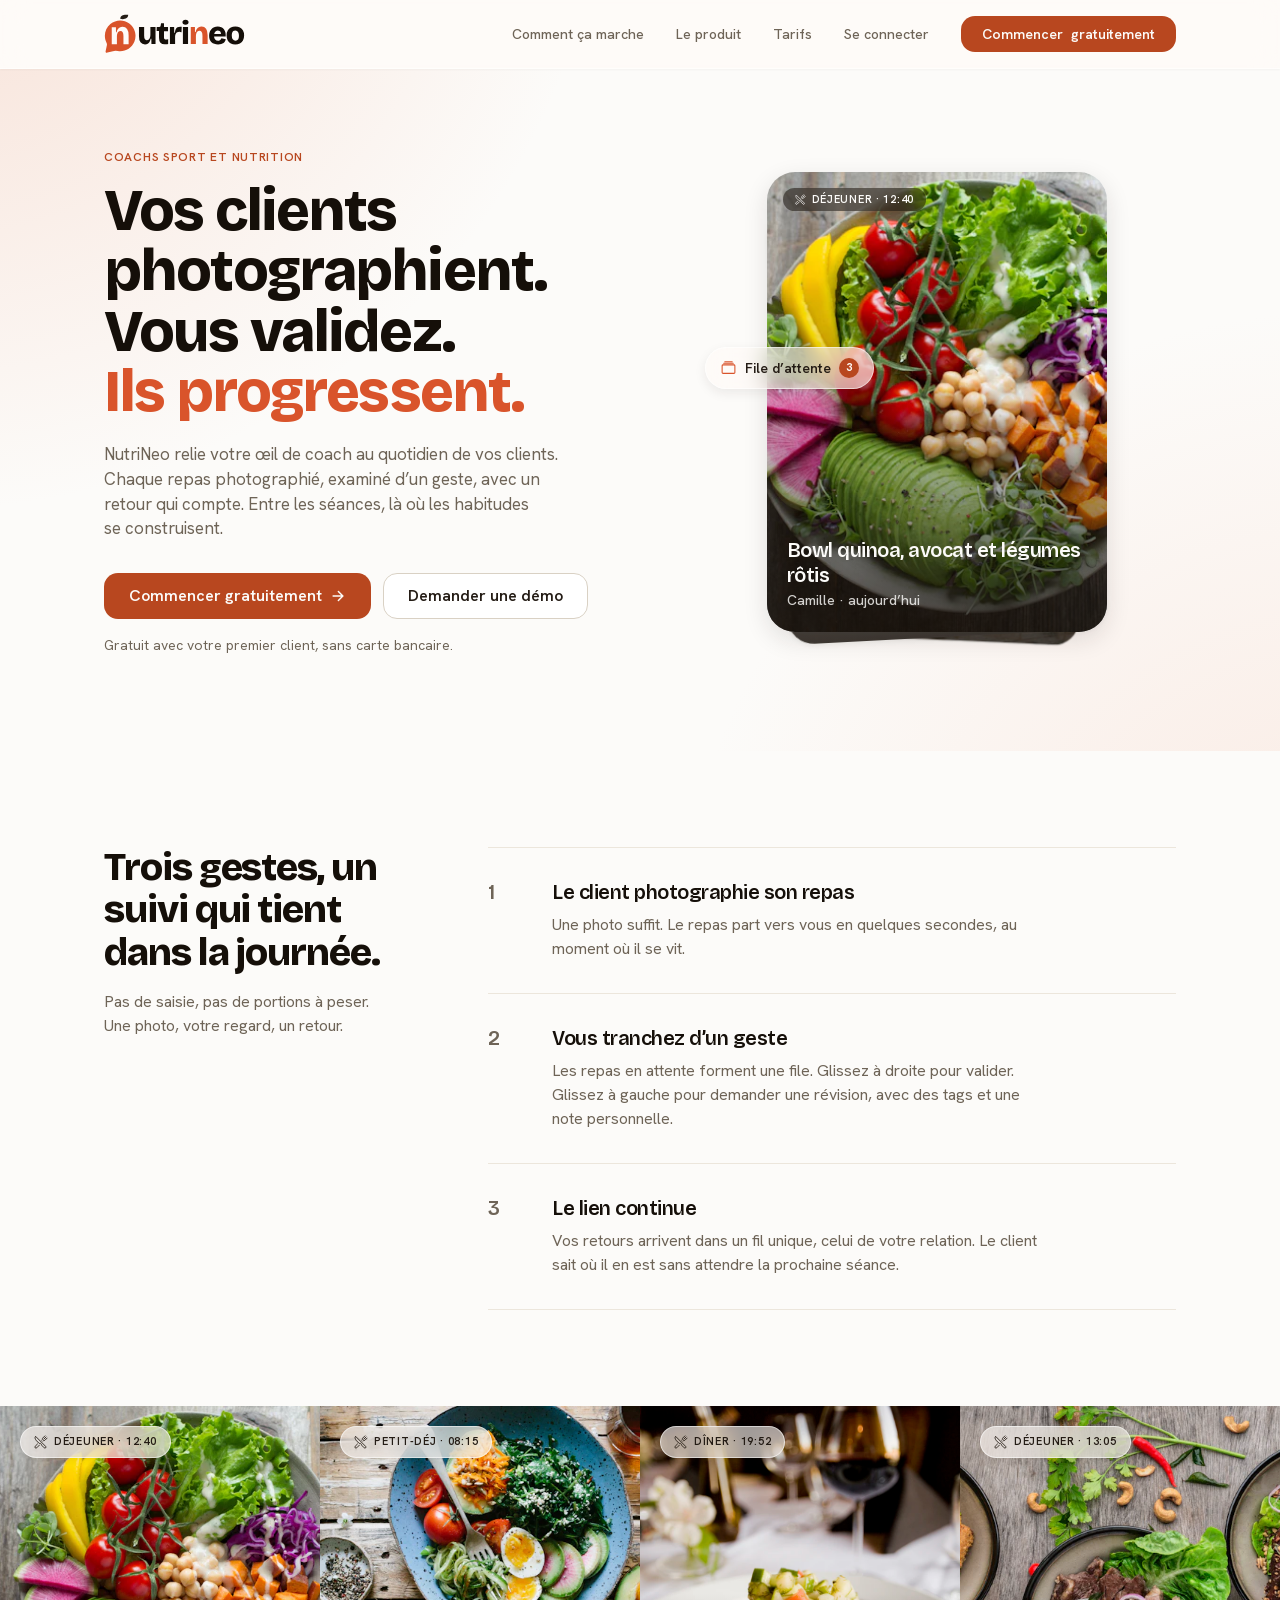
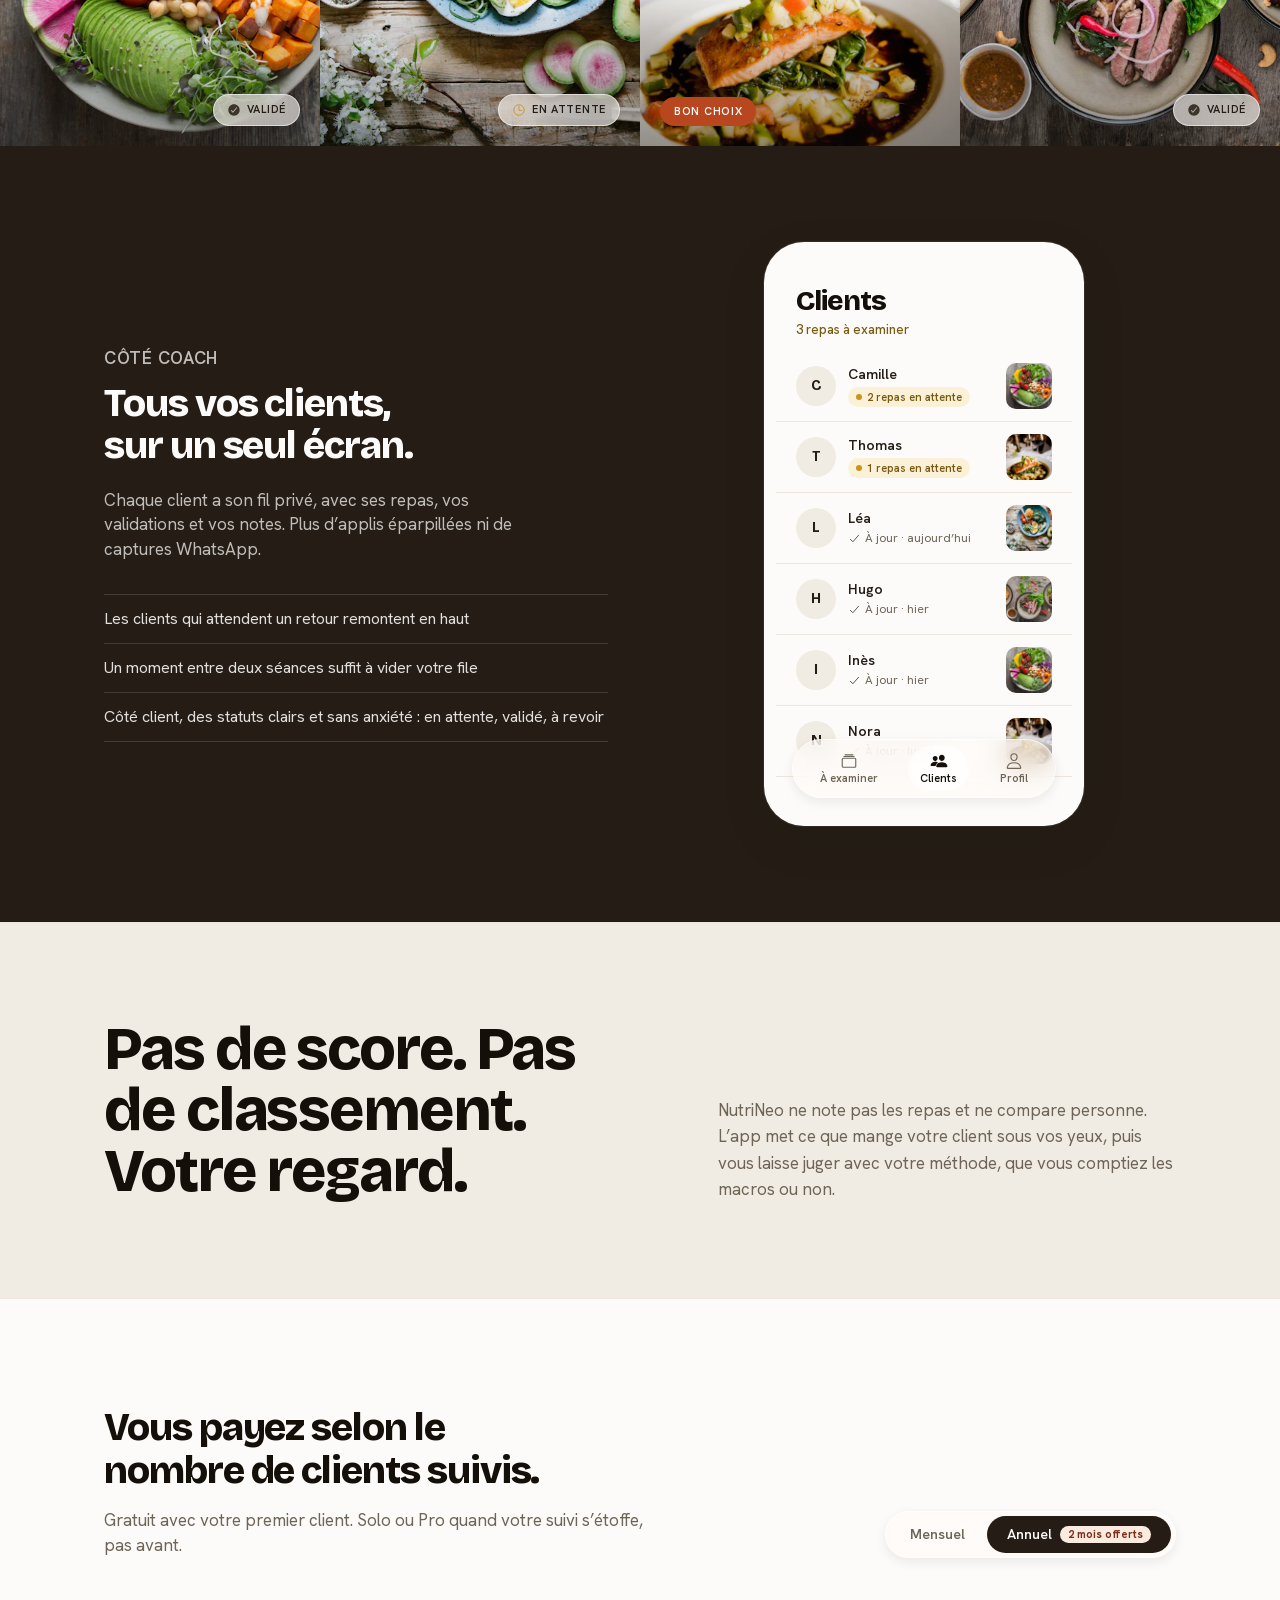
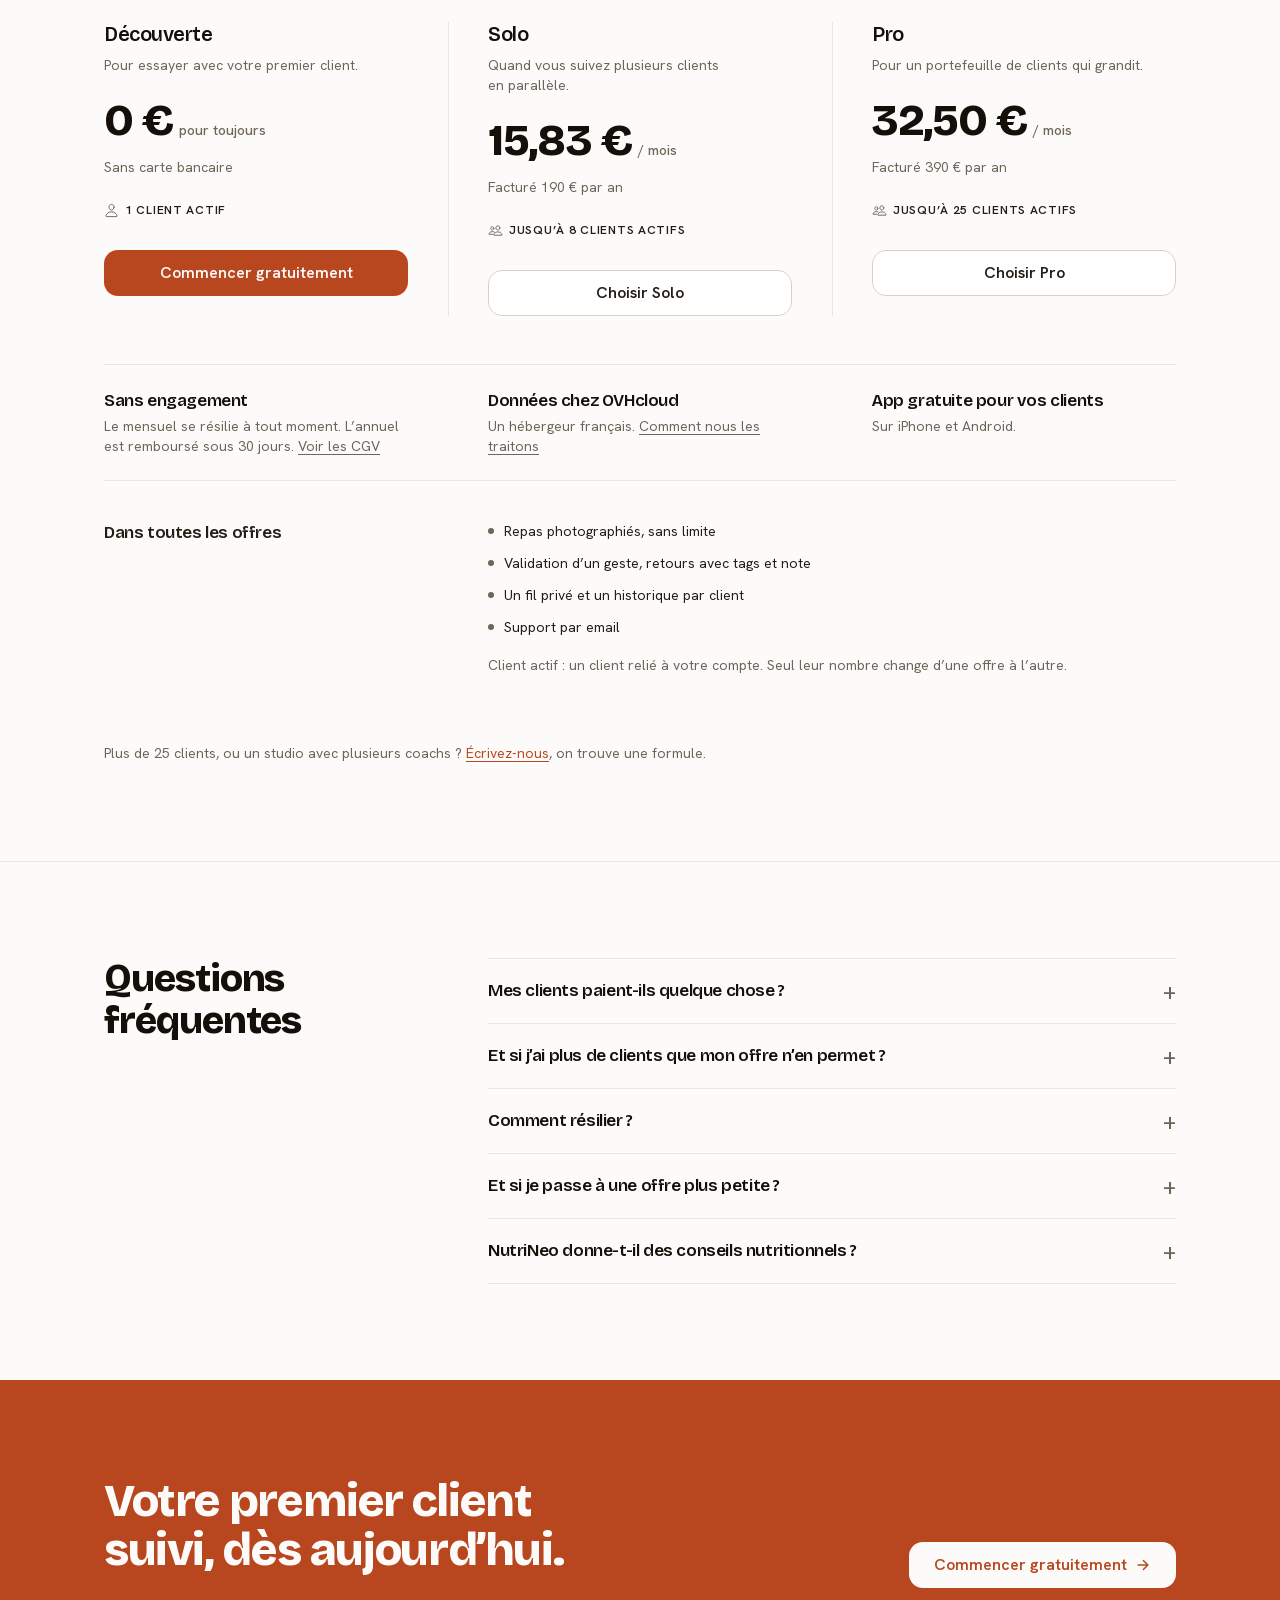
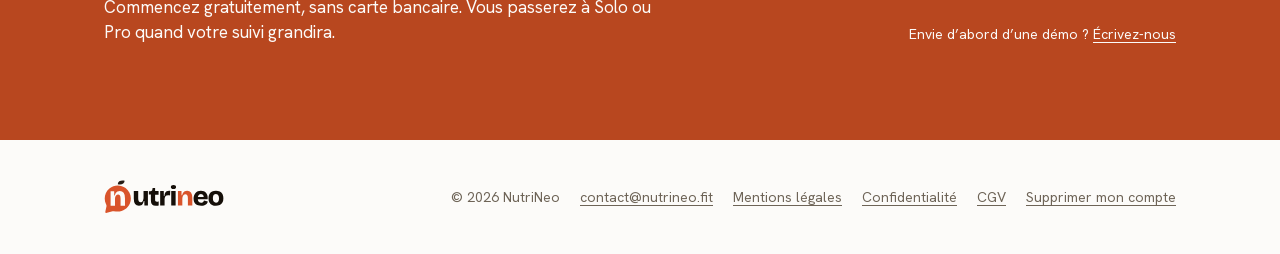
<file: index.html>
<!DOCTYPE html>
<html lang="fr">
<head>
<script>document.documentElement.classList.add('js');</script>
<meta charset="UTF-8" />
<meta name="viewport" content="width=device-width, initial-scale=1" />
<title>NutriNeo · Le suivi nutrition, entre vos séances</title>
<meta name="description" content="NutriNeo relie votre œil de coach au quotidien de vos clients. Chaque repas photographié, examiné d'un geste, avec un retour qui compte." />
<link rel="canonical" href="https://nutrineo.fit/" />
<meta name="theme-color" content="#FCFBF9" />
<meta property="og:type" content="website" />
<meta property="og:locale" content="fr_FR" />
<meta property="og:site_name" content="NutriNeo" />
<meta property="og:url" content="https://nutrineo.fit/" />
<meta property="og:title" content="NutriNeo · Le suivi nutrition, entre vos séances" />
<meta property="og:description" content="Vos clients photographient. Vous validez. Ils progressent. Le suivi des repas pour les coachs sportifs et nutrition." />
<meta property="og:image" content="https://nutrineo.fit/assets/og.jpg" />
<meta property="og:image:width" content="1200" />
<meta property="og:image:height" content="630" />
<meta property="og:image:alt" content="NutriNeo : vos clients photographient, vous validez, ils progressent." />
<meta name="twitter:card" content="summary_large_image" />
<meta name="twitter:title" content="NutriNeo · Le suivi nutrition, entre vos séances" />
<meta name="twitter:description" content="Vos clients photographient. Vous validez. Ils progressent." />
<meta name="twitter:image" content="https://nutrineo.fit/assets/og.jpg" />
<link rel="icon" type="image/svg+xml" href="assets/favicon.svg" />
<link rel="icon" type="image/png" sizes="48x48" href="assets/favicon.png" />
<link rel="alternate icon" href="favicon.ico" sizes="any" />
<link rel="apple-touch-icon" href="assets/apple-touch-icon.png" />
<link rel="preload" href="assets/fonts/bricolage-grotesque-latin.woff2" as="font" type="font/woff2" crossorigin />
<link rel="preload" href="assets/fonts/hanken-grotesk-latin.woff2" as="font" type="font/woff2" crossorigin />
<link rel="stylesheet" href="styles.css" />
<style>
  /* ── Base ─────────────────────────────────────────────── */
  *, *::before, *::after { box-sizing: border-box; }
  html { scroll-behavior: smooth; }
  body {
    margin: 0;
    background: var(--surface-canvas);
    color: var(--text-primary);
    font: var(--weight-regular) var(--text-body)/var(--leading-body) var(--font-sans);
    -webkit-font-smoothing: antialiased;
  }
  img { max-width: 100%; display: block; }
  a { color: inherit; text-decoration: none; }
  h1, h2, h3, p { margin: 0; }
  h1, h2, h3 { text-wrap: balance; font-family: var(--font-display); }
  p { text-wrap: pretty; }

  .container { max-width: 1120px; margin: 0 auto; padding: 0 var(--space-6); }

  /* ── Icons · inline sprite, sized by font-size like the old web component ── */
  .icon { width: 1em; height: 1em; flex-shrink: 0; fill: currentColor; display: inline-block; vertical-align: middle; }
  .sprite { position: absolute; width: 0; height: 0; overflow: hidden; }

  /* ── Text links · underline thickens on hover ──────── */
  main a:not(.btn), .footer-links a { text-decoration: underline; text-underline-offset: 3px; text-decoration-thickness: 1px; transition: text-decoration-thickness .12s ease; }
  main a:not(.btn):hover, .footer-links a:hover { text-decoration-thickness: 2px; }
  @media (pointer: coarse) {
    .nav .btn, .toggle-btn { min-height: 44px; }
    .footer-links a, .wordmark, .skip-link { display: inline-flex; align-items: center; min-height: 44px; }
  }

  /* ── Keyboard & screen readers ──────────────────────── */
  :focus-visible { outline: 2px solid var(--color-primary); outline-offset: 3px; border-radius: 4px; }
  .dark-section :focus-visible, .cta-final :focus-visible { outline-color: var(--color-ink-inverse); }
  .skip-link {
    position: absolute; left: var(--space-4); top: -60px; z-index: 100;
    background: var(--color-ink); color: var(--color-ink-inverse);
    padding: var(--space-3) var(--space-4); border-radius: var(--radius-md);
    font: var(--weight-semibold) var(--text-small)/1 var(--font-sans);
  }
  .skip-link:focus { top: var(--space-4); }
  .visually-hidden {
    position: absolute; width: 1px; height: 1px; padding: 0; margin: -1px;
    overflow: hidden; clip: rect(0 0 0 0); white-space: nowrap; border: 0;
  }

  /* ── Reveal on scroll (restrained) ────────────────────── */
  .js .reveal { opacity: 0; transform: translateY(14px); transition: opacity .5s ease, transform .5s ease; }
  .js .reveal.is-in { opacity: 1; transform: none; }
  @media (prefers-reduced-motion: reduce) {
    .js .reveal { opacity: 1; transform: none; transition: none; }
    html { scroll-behavior: auto; }
  }

  /* ── Buttons (app Button.tsx: terracotta fill, radius 14) ─ */
  .btn {
    display: inline-flex; align-items: center; gap: var(--space-2);
    font: var(--weight-semibold) var(--text-body)/1 var(--font-sans);
    border-radius: var(--radius-lg);
    padding: 14px var(--space-6);
    border: 1px solid transparent;
    cursor: pointer;
    transition: transform .12s ease, background-color .12s ease, opacity .12s ease;
  }
  .btn:active { transform: scale(0.98); opacity: .75; }
  .btn-primary { background: var(--color-primary); color: var(--color-primary-contrast); }
  .btn-primary:hover { background: var(--color-primary-hover); }
  .btn-ghost { border-color: var(--border-strong); color: var(--text-primary); background: var(--surface-card); }
  .btn-ghost:hover { background: var(--surface-subtle); }
  .btn-inverse { background: var(--surface-canvas); color: var(--color-primary); }
  .btn-inverse:hover { opacity: .92; }

  .eyebrow {
    font: var(--weight-semibold) var(--text-caption)/var(--leading-caption) var(--font-sans);
    letter-spacing: var(--tracking-caption);
    text-transform: uppercase;
    color: var(--text-brand);
  }

  /* ── Wordmark (AnimatedWordmark: 2 N's terracotta) ────── */
  .wordmark {
    display: inline-flex; align-items: center;
    font: var(--weight-extrabold) 23.5px/1 var(--font-display);
    letter-spacing: -0.9px;
    color: var(--text-strong);
  }
  .wordmark em { font-style: normal; color: var(--terracotta-800); }
  .wordmark-img { display: block; height: 40px; width: auto; }

  /* ── Nav · frosted glass (GlassSurface) ───────────────── */
  .nav {
    position: sticky; top: 0; z-index: 50;
    background: var(--glass-fill);
    backdrop-filter: blur(14px);
    -webkit-backdrop-filter: blur(14px);
    border-bottom: 1px solid var(--glass-border);
    box-shadow: var(--shadow-xs);
  }
  .nav-inner {
    display: flex; align-items: center; justify-content: space-between;
    height: 68px;
  }
  .nav-links { display: flex; align-items: center; gap: var(--space-8); }
  .nav-links a:not(.btn) {
    font: var(--weight-medium) var(--text-small)/1 var(--font-sans);
    color: var(--text-secondary); transition: color .12s ease;
  }
  .nav-links a:not(.btn):hover { color: var(--text-primary); }
  .nav .btn { padding: 10px var(--space-5); font-size: var(--text-small); }
  @media (max-width: 720px) { .nav-links a:not(.btn) { display: none; } .nav-cta-long { display: none; } .nav-links .btn { white-space: nowrap; } }

  /* ── Hero · aurora canvas (AuroraBackground) ──────────── */
  .hero { position: relative; overflow: hidden; }
  .hero::before, .hero::after {
    content: '';
    position: absolute;
    width: 110vmax; height: 110vmax;
    border-radius: 50%;
    pointer-events: none;
  }
  .hero::before {
    top: -68vmax; left: -55vmax;
    background: radial-gradient(circle at 45% 45%, var(--terracotta-300), transparent 62%);
    opacity: .42;
    animation: blobA 11s ease-in-out infinite alternate;
  }
  .hero::after {
    bottom: -68vmax; right: -55vmax;
    background: radial-gradient(circle at 55% 55%, var(--terracotta-200), transparent 62%);
    opacity: .45;
    animation: blobB 11s ease-in-out infinite alternate;
  }
  @keyframes blobA {
    from { transform: translate(-2%, -1.5%) scale(1); opacity: .35; }
    to   { transform: translate(1.5%, 1%) scale(1.12); opacity: .5; }
  }
  @keyframes blobB {
    from { transform: translate(2%, 1.5%) scale(1.1); opacity: .5; }
    to   { transform: translate(-1%, -.5%) scale(.95); opacity: .32; }
  }
  @media (prefers-reduced-motion: reduce) {
    .hero::before, .hero::after { animation: none; }
  }
  .hero-inner {
    position: relative;
    display: grid; grid-template-columns: 1.05fr .95fr;
    gap: var(--space-16); align-items: center;
    padding-block: var(--space-20) var(--space-24);
  }
  .hero h1 {
    margin-top: var(--space-4);
    font: var(--weight-extrabold) clamp(38px, 5vw, 58px)/1.04 var(--font-display);
    letter-spacing: -0.032em;
    color: var(--text-strong);
  }
  .hero h1 em { font-style: normal; color: var(--terracotta-800); }
  .hero .lede {
    margin-top: var(--space-5);
    font: var(--weight-regular) var(--text-h4)/1.45 var(--font-sans);
    color: var(--text-secondary);
    max-width: 46ch;
  }
  .hero-ctas { display: flex; gap: var(--space-3); margin-top: var(--space-8); flex-wrap: wrap; }
  .hero-note {
    margin-top: var(--space-4);
    font: var(--weight-regular) var(--text-small)/var(--leading-small) var(--font-sans);
    color: var(--text-secondary);
  }

  /* ── Hero swipe deck · live review loop ───────────────── */
  html:not(.js) .deck-zone { display: none; }
  .deck-zone { position: relative; width: 100%; max-width: 340px; margin: 0 auto; }
  .deck { position: relative; height: 460px; }
  .meal-card {
    position: absolute; inset: 0;
    border-radius: var(--radius-2xl);
    overflow: hidden;
    background: var(--surface-card);
    transition: transform .55s cubic-bezier(.32,.72,.35,1), opacity .55s ease, box-shadow .55s ease;
  }
  .meal-card.pos-0 { transform: none; z-index: 3; box-shadow: var(--shadow-lg); }
  .meal-card.pos-1 { transform: scale(.94) translateY(20px) rotate(-3deg); z-index: 2; box-shadow: var(--shadow-sm); }
  .meal-card.pos-2 { transform: scale(.88) translateY(40px) rotate(2.5deg); z-index: 1; box-shadow: var(--shadow-xs); opacity: .92; }
  /* drag phase · the card follows an invisible thumb */
  .meal-card.pos-0.dragging { transform: translateX(46px) rotate(5deg); transition-duration: .7s; }
  /* release · flies off right, like the app's approve fling */
  .meal-card.fly { transform: translateX(140%) rotate(13deg) !important; opacity: 0; transition-duration: .6s; }
  .meal-card.snap { transition: none; }
  .meal-card img { width: 100%; height: 100%; object-fit: cover; }

  /* simulated thumb · gesture cue */
  .thumb {
    position: absolute; z-index: 6;
    left: 38%; bottom: 26%;
    width: 36px; height: 36px;
    border-radius: var(--radius-full);
    background: rgba(21, 15, 9, .22);
    border: 2px solid rgba(255, 255, 255, .75);
    backdrop-filter: blur(2px);
    -webkit-backdrop-filter: blur(2px);
    opacity: 0;
    pointer-events: none;
  }
  .deck-zone.swiping .thumb { animation: thumbSwipe 1.4s cubic-bezier(.4,.1,.4,1) forwards; }
  @keyframes thumbSwipe {
    0%   { opacity: 0; transform: translateX(0) scale(1.15); }
    18%  { opacity: 1; transform: translateX(0) scale(1); }
    72%  { opacity: 1; transform: translateX(58px) scale(1); }
    100% { opacity: 0; transform: translateX(84px) scale(.9); }
  }

  /* floating glass chips · product-true details */
  .chip {
    position: absolute; z-index: 7;
    display: inline-flex; align-items: center; gap: var(--space-2);
    background: var(--glass-fill);
    backdrop-filter: blur(12px);
    -webkit-backdrop-filter: blur(12px);
    border: 1px solid var(--glass-border);
    border-radius: var(--radius-pill);
    padding: 10px 14px;
    box-shadow: var(--shadow-md);
    font: var(--weight-semibold) var(--text-small)/1 var(--font-sans);
    color: var(--text-primary);
    white-space: nowrap;
  }
  .chip .icon { font-size: 17px; }
  .chip .chip-count {
    display: inline-flex; align-items: center; justify-content: center;
    min-width: 20px; height: 20px; padding: 0 5px;
    border-radius: var(--radius-full);
    background: var(--color-primary); color: var(--color-ink-inverse);
    font: var(--weight-bold) 11px/1 var(--font-sans);
  }
  .chip-queue { top: 38%; left: -18%; animation: chipFloat 7s ease-in-out infinite alternate; }
  .chip-queue .icon { color: var(--terracotta-800); }
  .chip-sent { bottom: -20px; right: -16%; animation: chipFloat 8s ease-in-out 1.2s infinite alternate-reverse; }
  .chip-sent .icon { color: var(--status-valide); }
  /* nothing validated yet: the "sent" chip waits for the first swipe */
  .chip-sent { transition: opacity 300ms ease-out; }
  .deck-zone.is-fresh .chip-sent { opacity: 0; }
  @keyframes chipFloat {
    from { transform: translateY(-4px); }
    to   { transform: translateY(6px); }
  }
  @media (max-width: 1020px) {
    .chip-queue { left: -6px; }
    .chip-sent { right: -6px; }
  }
  .meal-scrim {
    position: absolute; inset: 0;
    background: linear-gradient(transparent 45%, rgba(21, 15, 9, .78));
  }
  .meal-pill {
    position: absolute; top: var(--space-4); left: var(--space-4);
    display: inline-flex; align-items: center; gap: 6px;
    background: rgba(21, 15, 9, .5);
    backdrop-filter: blur(8px);
    -webkit-backdrop-filter: blur(8px);
    color: var(--color-ink-inverse);
    border-radius: var(--radius-pill);
    padding: 6px 12px;
    font: var(--weight-semibold) var(--text-micro)/1 var(--font-sans);
    letter-spacing: var(--tracking-caption);
    text-transform: uppercase;
  }
  .meal-caption {
    position: absolute; left: var(--space-5); right: var(--space-5); bottom: var(--space-5);
    color: var(--color-ink-inverse);
  }
  .meal-caption strong {
    display: block;
    font: var(--weight-semibold) var(--text-h3)/var(--leading-h3) var(--font-display);
    letter-spacing: var(--tracking-h3);
  }
  .meal-caption small {
    font: var(--weight-medium) var(--text-small)/var(--leading-small) var(--font-sans);
    opacity: .82;
  }
  /* Stamp "VALIDÉ" · espresso, calm & settled (app semantics: the check
     carries the meaning, not a loud accent color) */
  .stamp {
    position: absolute; top: 42%; left: 50%;
    transform: translate(-50%, -50%) rotate(-8deg) scale(.6);
    opacity: 0;
    display: inline-flex; align-items: center; gap: var(--space-2);
    border: 3px solid var(--status-valide);
    color: var(--status-valide);
    background: rgba(252, 251, 249, .93);
    border-radius: var(--radius-md);
    padding: var(--space-2) var(--space-5);
    font: var(--weight-extrabold) var(--text-h3)/1 var(--font-display);
    letter-spacing: .08em;
    transition: opacity .28s ease, transform .28s cubic-bezier(.2,1.4,.4,1);
  }
  .meal-card.stamped .stamp { opacity: 1; transform: translate(-50%, -50%) rotate(-8deg) scale(1); }
  @media (prefers-reduced-motion: reduce) {
    .meal-card, .stamp { transition: none; }
    .meal-card.pos-0 .stamp { opacity: 1; transform: translate(-50%, -50%) rotate(-8deg) scale(1); }
    .thumb { display: none; }
    .chip-queue, .chip-sent { animation: none; }
  }
  @media (max-width: 880px) {
    .hero-inner { grid-template-columns: 1fr; gap: var(--space-12); padding-block: var(--space-12) var(--space-16); }
    .deck { height: 400px; }
    .deck-zone { max-width: 300px; }
  }
  /* Phone: show the swipe right under the headline, the nav keeps the CTA in reach */
  @media (max-width: 720px) {
    .hero-inner { gap: 0; padding-block: var(--space-10) var(--space-16); }
    .hero-copy { display: contents; }
    .hero .eyebrow { order: 1; }
    .hero h1 { order: 2; }
    .deck-zone { order: 3; margin-top: var(--space-10); max-width: 280px; }
    .deck { height: 360px; }
    .hero .lede { order: 4; margin-top: var(--space-12); }
    .hero-ctas { order: 5; }
    .hero-note { order: 6; }
  }

  /* ── Sections ─────────────────────────────────────────── */
  section { padding: var(--space-24) 0; }
  .section-head { max-width: 620px; margin-bottom: var(--space-16); }
  .section-head h2 {
    font: var(--weight-extrabold) clamp(28px, 3.4vw, 38px)/1.12 var(--font-display);
    letter-spacing: -0.028em;
    color: var(--text-strong);
    margin-top: var(--space-3);
  }
  .section-head p {
    margin-top: var(--space-4);
    color: var(--text-secondary);
    font-size: var(--text-h4); line-height: 1.45;
  }

  /* ── How it works ─────────────────────────────────────── */
  .how { display: grid; grid-template-columns: repeat(3, 1fr); column-gap: var(--space-20); align-items: start; }
  .how-head { position: sticky; top: 104px; }
  .how-head h2 {
    font: var(--weight-extrabold) clamp(28px, 3.4vw, 38px)/1.12 var(--font-display);
    letter-spacing: -0.028em; color: var(--text-strong);
  }
  .how-head p { margin-top: var(--space-4); color: var(--text-secondary); max-width: 32ch; }
  .how-steps { grid-column: 2 / span 2; list-style: none; margin: 0; padding: 0; counter-reset: how; }
  .how-step {
    counter-increment: how;
    display: grid; grid-template-columns: 48px 1fr; column-gap: var(--space-4);
    padding: var(--space-8) 0; border-top: 1px solid var(--border-default);
  }
  .how-step:last-child { border-bottom: 1px solid var(--border-default); }
  .how-step::before {
    content: counter(how);
    grid-row: 1 / span 3;
    font: var(--weight-semibold) var(--text-h3)/var(--leading-h3) var(--font-display);
    color: var(--text-secondary);
  }
  .how-step > * { grid-column: 2; }
  .how-step h3 {
    font: var(--weight-semibold) var(--text-h3)/var(--leading-h3) var(--font-display);
    letter-spacing: var(--tracking-h3); color: var(--text-strong);
  }
  .how-step p { margin-top: var(--space-2); color: var(--text-secondary); max-width: 56ch; }
  @media (max-width: 880px) {
    .how { grid-template-columns: 1fr; row-gap: var(--space-10); }
    .how-head { position: static; }
    .how-steps { grid-column: 1; }
    .how-step { grid-template-columns: 32px minmax(0, 1fr); }
  }

  /* ── Photo band · full-bleed strip, glass pills over it ── */
  .photo-band { padding: 0; position: relative; }
  .band-track {
    display: grid; grid-template-columns: repeat(4, 1fr);
    height: 340px;
  }
  .band-cell { position: relative; overflow: hidden; }
  .band-cell img { width: 100%; height: 100%; object-fit: cover; }
  .band-cell::after {
    content: '';
    position: absolute; inset: 0;
    background: linear-gradient(transparent 55%, rgba(21, 15, 9, .35));
  }
  .band-pill {
    position: absolute; z-index: 2;
    display: inline-flex; align-items: center; gap: 6px;
    background: var(--glass-fill);
    backdrop-filter: blur(12px);
    -webkit-backdrop-filter: blur(12px);
    border: 1px solid var(--glass-border);
    border-radius: var(--radius-pill);
    padding: 8px 13px;
    box-shadow: var(--shadow-sm);
    font: var(--weight-semibold) var(--text-micro)/1 var(--font-sans);
    letter-spacing: var(--tracking-caption);
    text-transform: uppercase;
    color: var(--color-ink);
    white-space: nowrap;
  }
  .band-pill .icon { font-size: 14px; }
  .band-pill.p-time { top: var(--space-5); left: var(--space-5); }
  .band-pill.p-status { bottom: var(--space-5); right: var(--space-5); }
  .band-pill.p-status.ok .icon { color: var(--status-valide); }
  .band-pill.p-status.wait .icon { color: var(--accent-amber); }
  .band-pill.p-tag { bottom: var(--space-5); left: var(--space-5); background: var(--terracotta-700); border-color: transparent; color: var(--color-primary-contrast); backdrop-filter: none; -webkit-backdrop-filter: none; }
  @media (max-width: 880px) {
    .band-track { grid-template-columns: repeat(2, 1fr); grid-template-rows: repeat(2, 1fr); height: 480px; }
    .band-cell:nth-child(n+5) { display: none; }
  }

  /* ── Dark product section · espresso immersive ────────── */
  .dark-section {
    background: var(--color-ink);
    color: var(--text-inverse);
    overflow: hidden;
  }
  .dark-inner {
    display: grid; grid-template-columns: 1fr 1fr;
    gap: var(--space-16); align-items: center;
  }
  .dark-section .eyebrow { color: var(--terracotta-400); }
  .dark-section h2 {
    font: var(--weight-extrabold) clamp(28px, 3.4vw, 38px)/1.12 var(--font-display);
    letter-spacing: -0.028em;
    margin-top: var(--space-3);
    color: var(--color-ink-inverse);
  }
  .dark-section .dark-copy p {
    margin-top: var(--space-5);
    color: rgba(252, 251, 249, .72);
    font-size: var(--text-h4); line-height: 1.45;
    max-width: 44ch;
  }
  .dark-points { margin-top: var(--space-8); border-bottom: 1px solid rgba(252, 251, 249, .14); }
  .dark-point { padding: var(--space-3) 0; border-top: 1px solid rgba(252, 251, 249, .14); color: rgba(252, 251, 249, .88); }

  /* Phone mockup · the coach's "Clients" tab (CoachHistoryScreen + ConversationRow) */
  .phone {
    width: 320px; margin: 0 auto;
    background: var(--surface-canvas);
    border-radius: 40px;
    padding: var(--space-3);
    box-shadow: var(--shadow-xl), 0 0 0 1px rgba(255,255,255,.08);
  }
  .phone-screen {
    position: relative;
    height: 560px;
    background: var(--surface-canvas);
    border-radius: 30px; overflow: hidden;
    color: var(--text-primary);
  }
  .list-head { padding: var(--space-8) var(--space-5) var(--space-3); }
  .list-head strong {
    display: block;
    font: var(--weight-extrabold) 28px/1.1 var(--font-display);
    letter-spacing: -0.03em;
    color: var(--text-strong);
  }
  .list-head span { display: block; margin-top: var(--space-1); font: var(--weight-medium) 13px/1.4 var(--font-sans); color: var(--status-pending-fg); }
  .client-row {
    display: flex; align-items: center; gap: var(--space-3);
    padding: var(--space-3) var(--space-5);
    border-bottom: 1px solid var(--border-default);
  }
  .avatar {
    width: 40px; height: 40px; flex-shrink: 0;
    border-radius: var(--radius-full);
    background: var(--surface-subtle); color: var(--text-primary);
    display: flex; align-items: center; justify-content: center;
    font: var(--weight-bold) var(--text-small)/1 var(--font-display);
  }
  .client-row .who { flex: 1; min-width: 0; }
  .client-row .who strong { display: block; font: var(--weight-semibold) var(--text-small)/1.3 var(--font-sans); }
  .pending {
    display: inline-flex; align-items: center; gap: 5px;
    margin-top: var(--space-1);
    padding: 3px var(--space-2);
    border-radius: var(--radius-full);
    background: var(--status-pending-bg); color: var(--status-pending-fg);
    font: var(--weight-semibold) var(--text-micro)/1.3 var(--font-sans);
  }
  .pending::before { content: ''; width: 6px; height: 6px; border-radius: var(--radius-full); background: var(--status-pending-dot); }
  .uptodate {
    display: flex; align-items: center; gap: var(--space-1);
    margin-top: var(--space-1);
    font: var(--weight-regular) var(--text-caption)/1.3 var(--font-sans);
    color: var(--text-secondary);
  }
  .uptodate .icon { font-size: 13px; color: var(--status-valide); }
  .client-row img { width: 46px; height: 46px; flex-shrink: 0; border-radius: var(--radius-md); object-fit: cover; }
  /* floating tab bar · glass over the scrolling list, like FloatingTabBar */
  .tabbar {
    position: absolute; left: var(--space-4); right: var(--space-4); bottom: var(--space-4);
    display: flex; justify-content: space-around;
    padding: 6px;
    border-radius: var(--radius-pill);
    background: var(--glass-fill);
    backdrop-filter: blur(14px);
    -webkit-backdrop-filter: blur(14px);
    border: 1px solid var(--glass-border);
    box-shadow: var(--shadow-md);
  }
  .tabbar span {
    display: flex; flex-direction: column; align-items: center; gap: 2px;
    padding: 6px var(--space-3);
    border-radius: var(--radius-pill);
    font: var(--weight-semibold) var(--text-micro)/1.2 var(--font-sans);
    color: var(--text-secondary);
  }
  .tabbar span.is-active { color: var(--text-strong); background: rgba(255, 255, 255, .75); }
  .tabbar .icon { font-size: 18px; }
  .pending, .uptodate { white-space: nowrap; }
  @media (max-width: 880px) {
    .client-row { padding-inline: var(--space-4); }
    .client-row img { width: 40px; height: 40px; }
  }
  @media (max-width: 880px) {
    .dark-inner { grid-template-columns: 1fr; gap: var(--space-12); }
    .phone { width: min(304px, 100%); }
  }

  /* ── Tarifs · editorial columns, hairline rules ───────── */
  .pricing-head {
    display: flex; align-items: flex-end; justify-content: space-between;
    gap: var(--space-8); flex-wrap: wrap;
    margin-bottom: var(--space-16);
  }
  .pricing-head .section-head { margin-bottom: 0; }

  .billing-toggle {
    display: flex; width: fit-content; align-items: center; gap: 2px;
    padding: 4px;
    background: var(--glass-fill);
    backdrop-filter: blur(14px);
    -webkit-backdrop-filter: blur(14px);
    border: 1px solid var(--glass-border);
    border-radius: var(--radius-pill);
    box-shadow: var(--shadow-md);
  }
  .toggle-btn {
    display: inline-flex; align-items: center; gap: 8px;
    border: none; background: transparent; cursor: pointer;
    padding: 10px 20px;
    border-radius: var(--radius-pill);
    font: var(--weight-semibold) var(--text-small)/1 var(--font-sans);
    color: var(--text-secondary);
    transition: background-color .16s ease, color .16s ease;
  }
  .toggle-btn.is-active { background: var(--color-ink); color: var(--color-ink-inverse); }
  .save-badge {
    background: var(--terracotta-100); color: var(--terracotta-900);
    border-radius: var(--radius-pill);
    padding: 3px 8px;
    font: var(--weight-bold) var(--text-micro)/1 var(--font-sans);
  }

  .plans { display: grid; grid-template-columns: repeat(3, 1fr); column-gap: var(--space-20); align-items: stretch; }
  .plan { position: relative; display: flex; flex-direction: column; }
  /* divider sits in the middle of the gap so all three columns keep equal widths */
  .plan + .plan::before {
    content: '';
    position: absolute; top: 0; bottom: 0; left: calc(var(--space-20) / -2);
    border-left: 1px solid var(--border-default);
  }

  .plan-name {
    font: var(--weight-semibold) var(--text-h3)/var(--leading-h3) var(--font-display);
    letter-spacing: var(--tracking-h3);
    color: var(--text-strong);
  }
  .plan-tagline { margin-top: var(--space-2); color: var(--text-secondary); font-size: var(--text-small); line-height: var(--leading-small); }
  .plan-price { margin-top: var(--space-6); min-height: 88px; }
  .price-row { display: none; align-items: baseline; gap: 6px; flex-wrap: wrap; }
  .price-row.is-shown { display: flex; }
  .price-amount {
    font: var(--weight-extrabold) 44px/1 var(--font-display);
    letter-spacing: -0.03em;
    color: var(--text-strong);
  }
  .price-suffix { font: var(--weight-medium) var(--text-small)/1 var(--font-sans); color: var(--text-secondary); }
  .price-note { display: block; width: 100%; margin-top: 6px; font-size: var(--text-small); color: var(--text-secondary); }
  .plan-cap {
    margin-top: var(--space-4);
    display: inline-flex; align-self: flex-start; align-items: center; gap: 6px;
    font: var(--weight-semibold) var(--text-caption)/1 var(--font-sans);
    letter-spacing: var(--tracking-caption); text-transform: uppercase;
    color: var(--text-primary);
  }
  .plan-cap .icon { font-size: 15px; color: var(--text-secondary); }
  .guarantees {
    list-style: none; margin: var(--space-12) 0 0; padding: var(--space-6) 0;
    border-top: 1px solid var(--border-default); border-bottom: 1px solid var(--border-default);
    display: grid; grid-template-columns: repeat(3, 1fr); gap: var(--space-6) var(--space-20);
  }
  .guarantees strong {
    display: block;
    font: var(--weight-semibold) var(--text-h4)/var(--leading-h4) var(--font-display);
    letter-spacing: var(--tracking-h4);
    color: var(--text-strong);
  }
  .guarantees span { display: block; margin-top: var(--space-1); font-size: var(--text-small); line-height: var(--leading-small); color: var(--text-secondary); }
  .plans-shared {
    margin-top: var(--space-10);
    display: grid; grid-template-columns: repeat(3, 1fr); gap: var(--space-4) var(--space-20);
  }
  .plans-shared ul, .plans-shared p { grid-column: 2 / span 2; }
  .plans-shared h3 {
    font: var(--weight-semibold) var(--text-h4)/var(--leading-h4) var(--font-display);
    letter-spacing: var(--tracking-h4);
  }
  .plans-shared ul {
    list-style: none; margin: 0; padding: 0;
    display: grid; gap: var(--space-3);
  }
  .plans-shared li { position: relative; padding-left: var(--space-4); font-size: var(--text-small); line-height: var(--leading-small); }
  .plans-shared li::before { content: ''; position: absolute; left: 0; top: 7px; width: 6px; height: 6px; border-radius: var(--radius-full); background: var(--text-secondary); }
  .plans-shared p { font-size: var(--text-small); color: var(--text-secondary); }
  @media (max-width: 880px) {
    .plans-shared, .guarantees { grid-template-columns: 1fr; }
    .plans-shared ul, .plans-shared p { grid-column: 1; }
  }
  .plan .btn { margin-top: var(--space-8); justify-content: center; }
  .pricing-footnote {
    margin-top: var(--space-16);
    color: var(--text-secondary); font-size: var(--text-small);
  }
  .pricing-footnote a { color: var(--text-brand); }
  @media (max-width: 880px) {
    .plans { grid-template-columns: 1fr; max-width: 440px; }
    .plan-price { min-height: 0; }
    .plan + .plan { margin-top: var(--space-10); padding-top: var(--space-10); border-top: 1px solid var(--border-default); }
    .plan + .plan::before { display: none; }
  }

  /* ── Manifesto / quote · oat inset ─────────────────────── */
  .faq { border-top: 1px solid var(--border-default); }
  .faq-inner { display: grid; grid-template-columns: repeat(3, 1fr); column-gap: var(--space-20); }
  .faq h2 {
    margin: 0;
    font: var(--weight-extrabold) clamp(28px, 3.4vw, 38px)/1.12 var(--font-display);
    letter-spacing: -0.028em; color: var(--text-strong);
  }
  .faq-list { grid-column: 2 / span 2; border-top: 1px solid var(--border-default); }
  .faq details { border-bottom: 1px solid var(--border-default); }
  .faq summary {
    display: flex; justify-content: space-between; align-items: center; gap: var(--space-4);
    padding: var(--space-5) 0; cursor: pointer; list-style: none;
    font: var(--weight-semibold) var(--text-h4)/var(--leading-h4) var(--font-display);
    letter-spacing: var(--tracking-h4); color: var(--text-strong);
  }
  .faq summary::-webkit-details-marker { display: none; }
  .faq summary::after {
    content: "+"; flex-shrink: 0; font: var(--weight-regular) 24px/1 var(--font-sans);
    color: var(--text-secondary); transition: transform 200ms ease;
  }
  .faq details[open] summary::after { transform: rotate(45deg); }
  .faq details p { margin: 0; padding-bottom: var(--space-6); max-width: 60ch; color: var(--text-secondary); }
  .faq details a { color: var(--text-brand); }
  @media (max-width: 880px) {
    .faq-inner { grid-template-columns: 1fr; row-gap: var(--space-8); }
    .faq-list { grid-column: 1; }
  }
  .manifesto { background: var(--surface-subtle); border-top: 1px solid var(--border-default); border-bottom: 1px solid var(--border-default); }
  .manifesto-inner {
    display: grid; grid-template-columns: 1.2fr 1fr;
    gap: var(--space-16); align-items: end;
  }
  .manifesto h2 {
    font: var(--weight-extrabold) clamp(34px, 4.8vw, 60px)/1.02 var(--font-display);
    letter-spacing: -0.035em;
    color: var(--text-strong);
  }
  .manifesto h2 em { font-style: normal; }
  .manifesto-lede {
    max-width: 46ch;
    font: var(--weight-regular) var(--text-h4)/1.55 var(--font-sans);
    color: var(--text-secondary);
  }
  @media (max-width: 880px) { .manifesto-inner { grid-template-columns: 1fr; gap: var(--space-8); } }

  /* ── Final CTA · terracotta ───────────────────────────── */
  .cta-final { background: var(--color-primary); color: var(--color-ink-inverse); }
  .cta-inner {
    display: grid; grid-template-columns: 1fr auto;
    gap: var(--space-12); align-items: end;
  }
  .cta-copy { max-width: 560px; }
  .cta-actions { display: grid; justify-items: start; gap: var(--space-4); }
  @media (max-width: 880px) { .cta-inner { grid-template-columns: 1fr; gap: var(--space-8); } }
  .cta-final h2 {
    font: var(--weight-extrabold) clamp(30px, 4vw, 46px)/1.08 var(--font-display);
    letter-spacing: -0.03em;
  }
  .cta-final p { margin-top: var(--space-5); color: var(--color-ink-inverse); font-size: var(--text-h4); line-height: 1.45; }
  .cta-final .cta-sub { font-size: var(--text-small); color: var(--color-ink-inverse); }

  /* ── Footer ───────────────────────────────────────────── */
  footer { padding: var(--space-10) 0; }
  .footer-inner {
    display: flex; align-items: center; justify-content: space-between;
    gap: var(--space-4); flex-wrap: wrap;
  }
  .footer-inner .wordmark-img { height: 34px; }
  .footer-inner p { font: var(--weight-regular) var(--text-small)/var(--leading-small) var(--font-sans); color: var(--text-secondary); }
  .footer-links { display: flex; flex-wrap: wrap; gap: var(--space-2) var(--space-5); }
  @media (max-width: 720px) { .footer-inner { flex-direction: column; align-items: flex-start; } }
</style>
</head>
<body>
<a class="skip-link" href="#contenu">Aller au contenu</a>
<svg class="sprite" aria-hidden="true" focusable="false">
  <symbol id="i-albums-outline" viewBox="0 0 512 512"><rect x="64" y="176" width="384" height="256" rx="28.87" ry="28.87" fill="none" stroke="currentColor" stroke-linejoin="round" stroke-width="32"/><path stroke="currentColor" stroke-linecap="round" stroke-miterlimit="10" stroke-width="32" d="M144 80h224M112 128h288"/></symbol>
  <symbol id="i-arrow-forward" viewBox="0 0 512 512"><path fill="none" stroke="currentColor" stroke-linecap="round" stroke-linejoin="round" stroke-width="48" d="M268 112l144 144-144 144M392 256H100"/></symbol>
  <symbol id="i-checkmark-circle-outline" viewBox="0 0 512 512"><path d="M448 256c0-106-86-192-192-192S64 150 64 256s86 192 192 192 192-86 192-192z" fill="none" stroke="currentColor" stroke-miterlimit="10" stroke-width="32"/><path fill="none" stroke="currentColor" stroke-linecap="round" stroke-linejoin="round" stroke-width="32" d="M352 176L217.6 336 160 272"/></symbol>
  <symbol id="i-checkmark-circle" viewBox="0 0 512 512"><path d="M256 48C141.31 48 48 141.31 48 256s93.31 208 208 208 208-93.31 208-208S370.69 48 256 48zm108.25 138.29l-134.4 160a16 16 0 01-12 5.71h-.27a16 16 0 01-11.89-5.3l-57.6-64a16 16 0 1123.78-21.4l45.29 50.32 122.59-145.91a16 16 0 0124.5 20.58z"/></symbol>
  <symbol id="i-checkmark" viewBox="0 0 512 512"><path fill="none" stroke="currentColor" stroke-linecap="round" stroke-linejoin="round" stroke-width="32" d="M416 128L192 384l-96-96"/></symbol>
  <symbol id="i-people-outline" viewBox="0 0 512 512"><path d="M402 168c-2.93 40.67-33.1 72-66 72s-63.12-31.32-66-72c-3-42.31 26.37-72 66-72s69 30.46 66 72z" fill="none" stroke="currentColor" stroke-linecap="round" stroke-linejoin="round" stroke-width="32"/><path d="M336 304c-65.17 0-127.84 32.37-143.54 95.41-2.08 8.34 3.15 16.59 11.72 16.59h263.65c8.57 0 13.77-8.25 11.72-16.59C463.85 335.36 401.18 304 336 304z" fill="none" stroke="currentColor" stroke-miterlimit="10" stroke-width="32"/><path d="M200 185.94c-2.34 32.48-26.72 58.06-53 58.06s-50.7-25.57-53-58.06C91.61 152.15 115.34 128 147 128s55.39 24.77 53 57.94z" fill="none" stroke="currentColor" stroke-linecap="round" stroke-linejoin="round" stroke-width="32"/><path d="M206 306c-18.05-8.27-37.93-11.45-59-11.45-52 0-102.1 25.85-114.65 76.2-1.65 6.66 2.53 13.25 9.37 13.25H154" fill="none" stroke="currentColor" stroke-linecap="round" stroke-miterlimit="10" stroke-width="32"/></symbol>
  <symbol id="i-people" viewBox="0 0 512 512"><path d="M336 256c-20.56 0-40.44-9.18-56-25.84-15.13-16.25-24.37-37.92-26-61-1.74-24.62 5.77-47.26 21.14-63.76S312 80 336 80c23.83 0 45.38 9.06 60.7 25.52 15.47 16.62 23 39.22 21.26 63.63-1.67 23.11-10.9 44.77-26 61C376.44 246.82 356.57 256 336 256zm66-88zM467.83 432H204.18a27.71 27.71 0 01-22-10.67 30.22 30.22 0 01-5.26-25.79c8.42-33.81 29.28-61.85 60.32-81.08C264.79 297.4 299.86 288 336 288c36.85 0 71 9 98.71 26.05 31.11 19.13 52 47.33 60.38 81.55a30.27 30.27 0 01-5.32 25.78A27.68 27.68 0 01467.83 432zM147 260c-35.19 0-66.13-32.72-69-72.93-1.42-20.6 5-39.65 18-53.62 12.86-13.83 31-21.45 51-21.45s38 7.66 50.93 21.57c13.1 14.08 19.5 33.09 18 53.52-2.87 40.2-33.8 72.91-68.93 72.91zM212.66 291.45c-17.59-8.6-40.42-12.9-65.65-12.9-29.46 0-58.07 7.68-80.57 21.62-25.51 15.83-42.67 38.88-49.6 66.71a27.39 27.39 0 004.79 23.36A25.32 25.32 0 0041.72 400h111a8 8 0 007.87-6.57c.11-.63.25-1.26.41-1.88 8.48-34.06 28.35-62.84 57.71-83.82a8 8 0 00-.63-13.39c-1.57-.92-3.37-1.89-5.42-2.89z"/></symbol>
  <symbol id="i-person-outline" viewBox="0 0 512 512"><path d="M344 144c-3.92 52.87-44 96-88 96s-84.15-43.12-88-96c-4-55 35-96 88-96s92 42 88 96z" fill="none" stroke="currentColor" stroke-linecap="round" stroke-linejoin="round" stroke-width="32"/><path d="M256 304c-87 0-175.3 48-191.64 138.6C62.39 453.52 68.57 464 80 464h352c11.44 0 17.62-10.48 15.65-21.4C431.3 352 343 304 256 304z" fill="none" stroke="currentColor" stroke-miterlimit="10" stroke-width="32"/></symbol>
  <symbol id="i-restaurant-outline" viewBox="0 0 512 512"><path d="M57.49 47.74l368.43 368.43a37.28 37.28 0 010 52.72h0a37.29 37.29 0 01-52.72 0l-90-91.55a32 32 0 01-9.2-22.43v-5.53a32 32 0 00-9.52-22.78l-11.62-10.73a32 32 0 00-29.8-7.44h0a48.53 48.53 0 01-46.56-12.63l-85.43-85.44C40.39 159.68 21.74 83.15 57.49 47.74z" fill="none" stroke="currentColor" stroke-linejoin="round" stroke-width="32"/><path d="M400 32l-77.25 77.25A64 64 0 00304 154.51v14.86a16 16 0 01-4.69 11.32L288 192M320 224l11.31-11.31a16 16 0 0111.32-4.69h14.86a64 64 0 0045.26-18.75L480 112M440 72l-80 80M200 368l-99.72 100.28a40 40 0 01-56.56 0h0a40 40 0 010-56.56L128 328" fill="none" stroke="currentColor" stroke-linecap="round" stroke-linejoin="round" stroke-width="32"/></symbol>
  <symbol id="i-time-outline" viewBox="0 0 512 512"><path d="M256 64C150 64 64 150 64 256s86 192 192 192 192-86 192-192S362 64 256 64z" fill="none" stroke="currentColor" stroke-miterlimit="10" stroke-width="32"/><path fill="none" stroke="currentColor" stroke-linecap="round" stroke-linejoin="round" stroke-width="32" d="M256 128v144h96"/></symbol>
</svg>

<!-- ══ Nav · frosted glass ══ -->
<nav class="nav">
  <div class="container nav-inner">
    <a class="wordmark" href="#"><img class="wordmark-img" src="assets/logo.svg" alt="NutriNeo" width="142" height="40" /></a>
    <div class="nav-links">
      <a href="#comment">Comment ça marche</a>
      <a href="#produit">Le produit</a>
      <a href="#tarifs">Tarifs</a>
      <a href="/compte/">Se connecter</a>
      <a href="/compte/?offre=decouverte" class="btn btn-primary">Commencer<span class="nav-cta-long"> gratuitement</span></a>
    </div>
  </div>
</nav>

<!-- ══ Hero · aurora canvas ══ -->
<main id="contenu">
<header class="hero">
  <div class="container hero-inner">
    <div class="hero-copy">
      <p class="eyebrow">Coachs sport et nutrition</p>
      <h1>Vos clients photographient. Vous validez. <em>Ils progressent.</em></h1>
      <p class="lede">NutriNeo relie votre œil de coach au quotidien de vos clients. Chaque repas photographié, examiné d’un geste, avec un retour qui compte. Entre les séances, là où les habitudes se construisent.</p>
      <div class="hero-ctas">
        <a href="/compte/?offre=decouverte" class="btn btn-primary">Commencer gratuitement<svg class="icon" aria-hidden="true"><use href="#i-arrow-forward"/></svg></a>
        <a href="/contact/?sujet=demo" class="btn btn-ghost">Demander une démo</a>
      </div>
      <p class="hero-note">Gratuit avec votre premier client, sans carte bancaire.</p>
    </div>

    <div class="deck-zone" id="deckZone" aria-hidden="true">
      <span class="chip chip-queue"><svg class="icon" aria-hidden="true"><use href="#i-albums-outline"/></svg>File d’attente<span class="chip-count" id="queueCount">3</span></span>
      <div class="deck" id="deck"></div>
      <span class="thumb"></span>
      <span class="chip chip-sent"><svg class="icon" aria-hidden="true"><use href="#i-checkmark-circle"/></svg><span id="sentLabel">Repas validé · Hugo</span></span>
    </div>
  </div>
</header>

<!-- ══ Comment ça marche ══ -->
<section id="comment">
  <div class="container how">
    <div class="how-head reveal">
      <h2>Trois gestes, un suivi qui tient dans la journée.</h2>
      <p>Pas de saisie, pas de portions à peser. Une photo, votre regard, un retour.</p>
    </div>
    <ol class="how-steps">
      <li class="how-step reveal">
        <h3>Le client photographie son repas</h3>
        <p>Une photo suffit. Le repas part vers vous en quelques secondes, au moment où il se vit.</p>
      </li>
      <li class="how-step reveal">
        <h3>Vous tranchez d’un geste</h3>
        <p>Les repas en attente forment une file. Glissez à droite pour valider. Glissez à gauche pour demander une révision, avec des tags et une note personnelle.</p>
      </li>
      <li class="how-step reveal">
        <h3>Le lien continue</h3>
        <p>Vos retours arrivent dans un fil unique, celui de votre relation. Le client sait où il en est sans attendre la prochaine séance.</p>
      </li>
    </ol>
  </div>
</section>

<!-- ══ Bande photo full-bleed · le langage des pills, sur de la vraie photo ══ -->
<div class="photo-band" aria-hidden="true">
  <div class="band-track">
    <div class="band-cell">
      <img src="assets/meals/bowl-680.webp" alt="" loading="lazy" />
      <span class="band-pill p-time"><svg class="icon" aria-hidden="true"><use href="#i-restaurant-outline"/></svg>Déjeuner · 12:40</span>
      <span class="band-pill p-status ok"><svg class="icon" aria-hidden="true"><use href="#i-checkmark-circle"/></svg>Validé</span>
    </div>
    <div class="band-cell">
      <img src="assets/meals/petit-dej-680.webp" alt="" loading="lazy" />
      <span class="band-pill p-time"><svg class="icon" aria-hidden="true"><use href="#i-restaurant-outline"/></svg>Petit-déj · 08:15</span>
      <span class="band-pill p-status wait"><svg class="icon" aria-hidden="true"><use href="#i-time-outline"/></svg>En attente</span>
    </div>
    <div class="band-cell">
      <img src="assets/meals/saumon-680.webp" alt="" loading="lazy" />
      <span class="band-pill p-time"><svg class="icon" aria-hidden="true"><use href="#i-restaurant-outline"/></svg>Dîner · 19:52</span>
      <span class="band-pill p-tag">Bon choix</span>
    </div>
    <div class="band-cell">
      <img src="assets/meals/boeuf-680.webp" alt="" loading="lazy" />
      <span class="band-pill p-time"><svg class="icon" aria-hidden="true"><use href="#i-restaurant-outline"/></svg>Déjeuner · 13:05</span>
      <span class="band-pill p-status ok"><svg class="icon" aria-hidden="true"><use href="#i-checkmark-circle"/></svg>Validé</span>
    </div>
  </div>
</div>

<!-- ══ Produit · la vue du coach (section espresso) ══ -->
<section id="produit" class="dark-section">
  <div class="container dark-inner">
    <div class="dark-copy reveal">
      <p class="eyebrow">Côté coach</p>
      <h2>Tous vos clients, sur un seul écran.</h2>
      <p>Chaque client a son fil privé, avec ses repas, vos validations et vos notes. Plus d’applis éparpillées ni de captures WhatsApp.</p>
      <div class="dark-points">
        <div class="dark-point"><span>Les clients qui attendent un retour remontent en haut</span></div>
        <div class="dark-point"><span>Un moment entre deux séances suffit à vider votre file</span></div>
        <div class="dark-point"><span>Côté client, des statuts clairs et sans anxiété : en attente, validé, à revoir</span></div>
      </div>
    </div>
    <div class="reveal" aria-hidden="true">
      <div class="phone">
        <div class="phone-screen">
          <div class="list-head">
            <strong>Clients</strong>
            <span>3 repas à examiner</span>
          </div>
            <div class="client-row">
              <span class="avatar">C</span>
              <div class="who"><strong>Camille</strong><span class="pending">2 repas en attente</span></div>
              <img src="assets/meals/bowl-96.webp" alt="" loading="lazy" />
            </div>
            <div class="client-row">
              <span class="avatar">T</span>
              <div class="who"><strong>Thomas</strong><span class="pending">1 repas en attente</span></div>
              <img src="assets/meals/saumon-96.webp" alt="" loading="lazy" />
            </div>
            <div class="client-row">
              <span class="avatar">L</span>
              <div class="who"><strong>Léa</strong><span class="uptodate"><svg class="icon" aria-hidden="true"><use href="#i-checkmark"/></svg>À jour · aujourd’hui</span></div>
              <img src="assets/meals/petit-dej-96.webp" alt="" loading="lazy" />
            </div>
            <div class="client-row">
              <span class="avatar">H</span>
              <div class="who"><strong>Hugo</strong><span class="uptodate"><svg class="icon" aria-hidden="true"><use href="#i-checkmark"/></svg>À jour · hier</span></div>
              <img src="assets/meals/boeuf-96.webp" alt="" loading="lazy" />
            </div>
            <div class="client-row">
              <span class="avatar">I</span>
              <div class="who"><strong>Inès</strong><span class="uptodate"><svg class="icon" aria-hidden="true"><use href="#i-checkmark"/></svg>À jour · hier</span></div>
              <img src="assets/meals/bowl-96.webp" alt="" loading="lazy" />
            </div>
            <div class="client-row">
              <span class="avatar">N</span>
              <div class="who"><strong>Nora</strong><span class="uptodate"><svg class="icon" aria-hidden="true"><use href="#i-checkmark"/></svg>À jour · lundi</span></div>
              <img src="assets/meals/saumon-96.webp" alt="" loading="lazy" />
            </div>
          <div class="tabbar">
            <span><svg class="icon" aria-hidden="true"><use href="#i-albums-outline"/></svg>À examiner</span>
            <span class="is-active"><svg class="icon" aria-hidden="true"><use href="#i-people"/></svg>Clients</span>
            <span><svg class="icon" aria-hidden="true"><use href="#i-person-outline"/></svg>Profil</span>
          </div>
        </div>
      </div>
    </div>
  </div>
</section>

<!-- ══ Manifesto / voix ══ -->
<section class="manifesto">
  <div class="container manifesto-inner reveal">
    <h2>Pas de score. Pas de classement. <em>Votre regard.</em></h2>
    <p class="manifesto-lede">NutriNeo ne note pas les repas et ne compare personne. L’app met ce que mange votre client sous vos yeux, puis vous laisse juger avec votre méthode, que vous comptiez les macros ou non.</p>
  </div>
</section>

<!-- ══ Tarifs ══ -->
<section id="tarifs" class="pricing">
  <div class="container">
    <div class="pricing-head reveal">
      <div class="section-head">
        <h2>Vous payez selon le nombre de clients suivis.</h2>
        <p>Gratuit avec votre premier client. Solo ou Pro quand votre suivi s’étoffe, pas avant.</p>
      </div>
      <div class="billing-toggle" role="group" aria-label="Cycle de facturation" id="billingToggle">
        <button class="toggle-btn" type="button" data-cycle="monthly" aria-pressed="false">Mensuel</button>
        <button class="toggle-btn is-active" type="button" data-cycle="annual" aria-pressed="true">Annuel<span class="save-badge">2 mois offerts</span></button>
      </div>
    </div>

    <p class="visually-hidden" aria-live="polite" id="billingStatus"></p>

    <div class="plans">
      <div class="plan reveal">
        <h3 class="plan-name">Découverte</h3>
        <p class="plan-tagline">Pour essayer avec votre premier client.</p>
        <div class="plan-price">
          <div class="price-row is-shown"><span class="price-amount">0 €</span><span class="price-suffix">pour toujours</span><small class="price-note">Sans carte bancaire</small></div>
        </div>
        <span class="plan-cap"><svg class="icon" aria-hidden="true"><use href="#i-person-outline"/></svg>1 client actif</span>
        <a class="btn btn-primary" href="/compte/?offre=decouverte">Commencer gratuitement</a>
      </div>

      <div class="plan reveal">
        <h3 class="plan-name">Solo</h3>
        <p class="plan-tagline">Quand vous suivez plusieurs clients en parallèle.</p>
        <div class="plan-price">
          <div class="price-row is-monthly"><span class="price-amount">19 €</span><span class="price-suffix">/ mois</span></div>
          <div class="price-row is-annual is-shown"><span class="price-amount">15,83 €</span><span class="price-suffix">/ mois</span><small class="price-note">Facturé 190 € par an</small></div>
        </div>
        <span class="plan-cap"><svg class="icon" aria-hidden="true"><use href="#i-people-outline"/></svg>Jusqu’à 8 clients actifs</span>
        <a class="btn btn-ghost" href="/contact/?sujet=solo">Choisir Solo</a>
      </div>

      <div class="plan reveal">
        <h3 class="plan-name">Pro</h3>
        <p class="plan-tagline">Pour un portefeuille de clients qui grandit.</p>
        <div class="plan-price">
          <div class="price-row is-monthly"><span class="price-amount">39 €</span><span class="price-suffix">/ mois</span></div>
          <div class="price-row is-annual is-shown"><span class="price-amount">32,50 €</span><span class="price-suffix">/ mois</span><small class="price-note">Facturé 390 € par an</small></div>
        </div>
        <span class="plan-cap"><svg class="icon" aria-hidden="true"><use href="#i-people-outline"/></svg>Jusqu’à 25 clients actifs</span>
        <a class="btn btn-ghost" href="/contact/?sujet=pro">Choisir Pro</a>
      </div>
    </div>

    <ul class="guarantees reveal" aria-label="Nos engagements">
      <li><strong>Sans engagement</strong><span>Le mensuel se résilie à tout moment. L’annuel est remboursé sous 30 jours. <a href="/cgv/">Voir les CGV</a></span></li>
      <li><strong>Données chez OVHcloud</strong><span>Un hébergeur français. <a href="/confidentialite/">Comment nous les traitons</a></span></li>
      <li><strong>App gratuite pour vos clients</strong><span>Sur iPhone et Android.</span></li>
    </ul>

    <div class="plans-shared reveal">
      <h3>Dans toutes les offres</h3>
      <ul>
        <li>Repas photographiés, sans limite</li>
        <li>Validation d’un geste, retours avec tags et note</li>
        <li>Un fil privé et un historique par client</li>
        <li>Support par email</li>
      </ul>
      <p>Client actif : un client relié à votre compte. Seul leur nombre change d’une offre à l’autre.</p>
    </div>

    <p class="pricing-footnote reveal">Plus de 25 clients, ou un studio avec plusieurs coachs ? <a href="/contact/?sujet=plus-de-25">Écrivez-nous</a>, on trouve une formule.</p>
  </div>
</section>

<!-- ══ FAQ ══ -->
<section id="questions" class="faq">
  <div class="container faq-inner">
    <h2 class="reveal">Questions fréquentes</h2>
    <div class="faq-list reveal">
      <details>
        <summary>Mes clients paient-ils quelque chose ?</summary>
        <p>Non. L’app client est gratuite sur iPhone et Android. Vos clients n’achètent rien : seul le coach a une offre.</p>
      </details>
      <details>
        <summary>Et si j’ai plus de clients que mon offre n’en permet ?</summary>
        <p>Passez à l’offre supérieure : Découverte compte 1 client, Solo 8, Pro 25. Au-delà de 25, <a href="/contact/?sujet=plus-de-25">écrivez-nous</a>. Vous pouvez aussi retirer un client que vous ne suivez plus : sa place se libère aussitôt et il garde l’historique de vos échanges.</p>
      </details>
      <details>
        <summary>Comment résilier ?</summary>
        <p>Écrivez à <a href="mailto:contact@nutrineo.fit">contact@nutrineo.fit</a>. Le mensuel s’arrête au renouvellement suivant, sans frais, et vous gardez l’accès jusqu’à la fin du mois payé. L’annuel est remboursé en totalité si vous annulez dans les 30 jours suivant le paiement.</p>
      </details>
      <details>
        <summary>Et si je passe à une offre plus petite ?</summary>
        <p>Rien n’est supprimé. À la fin de la période payée, vous choisissez quels clients restent actifs. Les autres passent en pause : ils gardent leur historique mais n’envoient plus de repas, jusqu’à ce que vous les réactiviez.</p>
      </details>
      <details>
        <summary>NutriNeo donne-t-il des conseils nutritionnels ?</summary>
        <p>Non. NutriNeo transmet les repas et vos retours, rien de plus. Les conseils viennent de vous, avec votre méthode.</p>
      </details>
    </div>
  </div>
</section>

<!-- ══ CTA final ══ -->
<section id="contact" class="cta-final">
  <div class="container cta-inner reveal">
    <div class="cta-copy">
      <h2>Votre premier client suivi, dès aujourd’hui.</h2>
      <p>Commencez gratuitement, sans carte bancaire. Vous passerez à Solo ou Pro quand votre suivi grandira.</p>
    </div>
    <div class="cta-actions">
      <a class="btn btn-inverse" href="/compte/?offre=decouverte">
        Commencer gratuitement<svg class="icon" aria-hidden="true"><use href="#i-arrow-forward"/></svg>
      </a>
      <p class="cta-sub">Envie d’abord d’une démo ? <a href="/contact/?sujet=demo">Écrivez-nous</a></p>
    </div>
  </div>
</section>

</main>

<!-- ══ Footer ══ -->
<footer>
  <div class="container footer-inner">
    <a class="wordmark" href="#" aria-label="NutriNeo, retour en haut"><img class="wordmark-img" src="assets/logo.svg" alt="NutriNeo" width="142" height="40" /></a>
    <p class="footer-links"><span>© 2026 NutriNeo</span><a href="mailto:contact@nutrineo.fit">contact@nutrineo.fit</a><a href="/mentions-legales/">Mentions légales</a><a href="/confidentialite/">Confidentialité</a><a href="/cgv/">CGV</a><a href="/suppression-compte/">Supprimer mon compte</a></p>
  </div>
</footer>

<script>
  // Reveal on scroll · restrained, one-shot
  const io = new IntersectionObserver((entries) => {
    for (const e of entries) {
      if (e.isIntersecting) { e.target.classList.add('is-in'); io.unobserve(e.target); }
    }
  }, { threshold: 0.18 });
  document.querySelectorAll('.reveal').forEach((el) => io.observe(el));

  const billingToggle = document.getElementById('billingToggle');
  billingToggle.addEventListener('click', (evt) => {
    const btn = evt.target.closest('.toggle-btn');
    if (!btn) return;
    const annual = btn.dataset.cycle === 'annual';
    billingToggle.querySelectorAll('.toggle-btn').forEach((b) => {
      b.classList.toggle('is-active', b === btn);
      b.setAttribute('aria-pressed', String(b === btn));
    });
    document.querySelectorAll('.price-row.is-monthly').forEach((el) => el.classList.toggle('is-shown', !annual));
    document.querySelectorAll('.price-row.is-annual').forEach((el) => el.classList.toggle('is-shown', annual));
    document.getElementById('billingStatus').textContent = annual
      ? 'Prix affichés en facturation annuelle, 2 mois offerts.'
      : 'Prix affichés en facturation mensuelle.';
  });

  // ── Hero swipe deck · live review loop ──────────────────
  const MEALS = [
    { img: 'assets/meals/bowl-680.webp',
      pill: 'Déjeuner · 12:40', title: 'Bowl quinoa, avocat et légumes rôtis', sub: 'Camille · aujourd’hui', who: 'Camille' },
    { img: 'assets/meals/saumon-680.webp',
      pill: 'Dîner · 19:52', title: 'Saumon grillé, riz complet', sub: 'Thomas · aujourd’hui', who: 'Thomas' },
    { img: 'assets/meals/petit-dej-680.webp',
      pill: 'Petit-déj · 08:15', title: 'Yaourt grec, fruits rouges', sub: 'Léa · aujourd’hui', who: 'Léa' },
    { img: 'assets/meals/boeuf-680.webp',
      pill: 'Déjeuner · 13:05', title: 'Poulet rôti, patate douce', sub: 'Hugo · aujourd’hui', who: 'Hugo' },
  ];

  const deck = document.getElementById('deck');
  const zone = document.getElementById('deckZone');
  const queueCount = document.getElementById('queueCount');
  const sentLabel = document.getElementById('sentLabel');
  const reduced = window.matchMedia('(prefers-reduced-motion: reduce)').matches;

  const cardHTML = (m) => `
    <img src="${m.img}" alt="" loading="lazy" decoding="async" />
    <div class="meal-scrim"></div>
    <span class="meal-pill"><svg class="icon" aria-hidden="true"><use href="#i-restaurant-outline"/></svg>${m.pill}</span>
    <div class="meal-caption">
      <strong>${m.title}</strong>
      <small>${m.sub}</small>
    </div>
    <span class="stamp"><svg class="icon" aria-hidden="true"><use href="#i-checkmark"/></svg>VALIDÉ</span>`;

  // Build the 3-card stack
  let next = 0;
  const cards = [0, 1, 2].map((pos) => {
    const el = document.createElement('div');
    el.className = `meal-card pos-${pos}`;
    el.innerHTML = cardHTML(MEALS[next]);
    el.dataset.who = MEALS[next].who;
    next = (next + 1) % MEALS.length;
    deck.appendChild(el);
    return el;
  });

  if (!reduced) {
    zone.classList.add('is-fresh');
    let stack = cards.slice();
    let queue = 3;
    const wait = (ms) => new Promise((r) => setTimeout(r, ms));

    let visible = false, hovered = false, swipes = 0;
    zone.addEventListener('mouseenter', () => { hovered = true; });
    zone.addEventListener('mouseleave', () => { hovered = false; });

    async function cycle() {
      while (!visible || hovered) await wait(400);
      const front = stack[0];
      // 1 · thumb appears, card follows the drag
      zone.classList.add('swiping');
      await wait(250);
      front.classList.add('dragging');
      await wait(950);
      // 2 · threshold crossed · VALIDÉ stamp pops
      front.classList.add('stamped');
      await wait(750);
      // 3 · release · fling off, promote the stack
      zone.classList.remove('swiping');
      front.classList.remove('dragging');
      front.classList.add('fly');
      stack[1].className = 'meal-card pos-0';
      stack[2].className = 'meal-card pos-1';
      sentLabel.textContent = `Repas validé · ${front.dataset.who}`;
      zone.classList.remove('is-fresh');
      queue = queue === 1 ? 3 : queue - 1;
      queueCount.textContent = queue;
      await wait(600);
      // 4 · recycle the flown card to the back with the next meal
      front.classList.add('snap');
      front.classList.remove('fly', 'stamped');
      front.className = 'meal-card snap pos-2';
      const m = MEALS[next];
      front.innerHTML = cardHTML(m);
      front.dataset.who = m.who;
      next = (next + 1) % MEALS.length;
      front.getBoundingClientRect(); // flush so pos-2 applies without transition
      front.classList.remove('snap');
      stack = [stack[1], stack[2], front];
      // 5 · settle, then go again
      await wait(2400);
      if (++swipes < MEALS.length * 2) cycle();
    }

    let started = false;
    const deckIO = new IntersectionObserver((entries) => {
      visible = entries[0].isIntersecting;
      if (visible && !started) { started = true; setTimeout(cycle, 900); }
    }, { threshold: 0.5 });
    deckIO.observe(deck);
  }
</script>

</body>
</html>
</file>
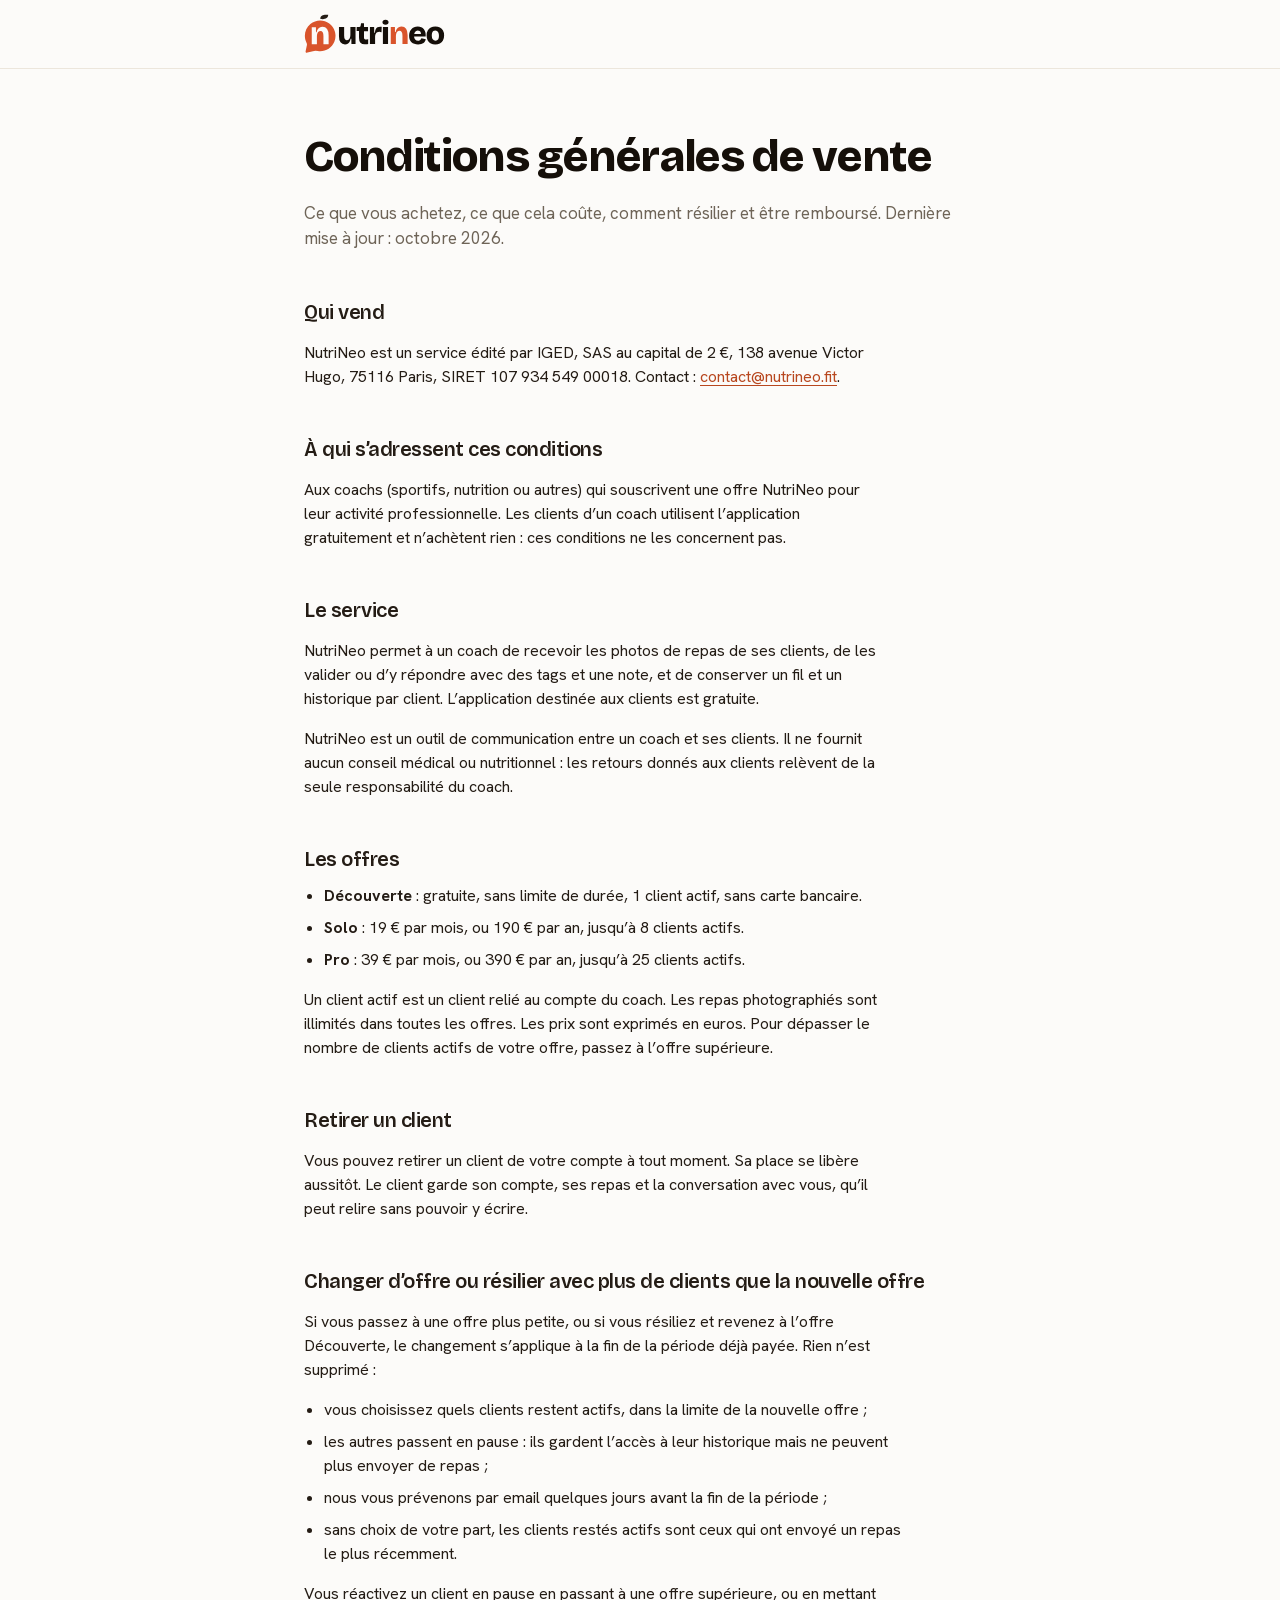
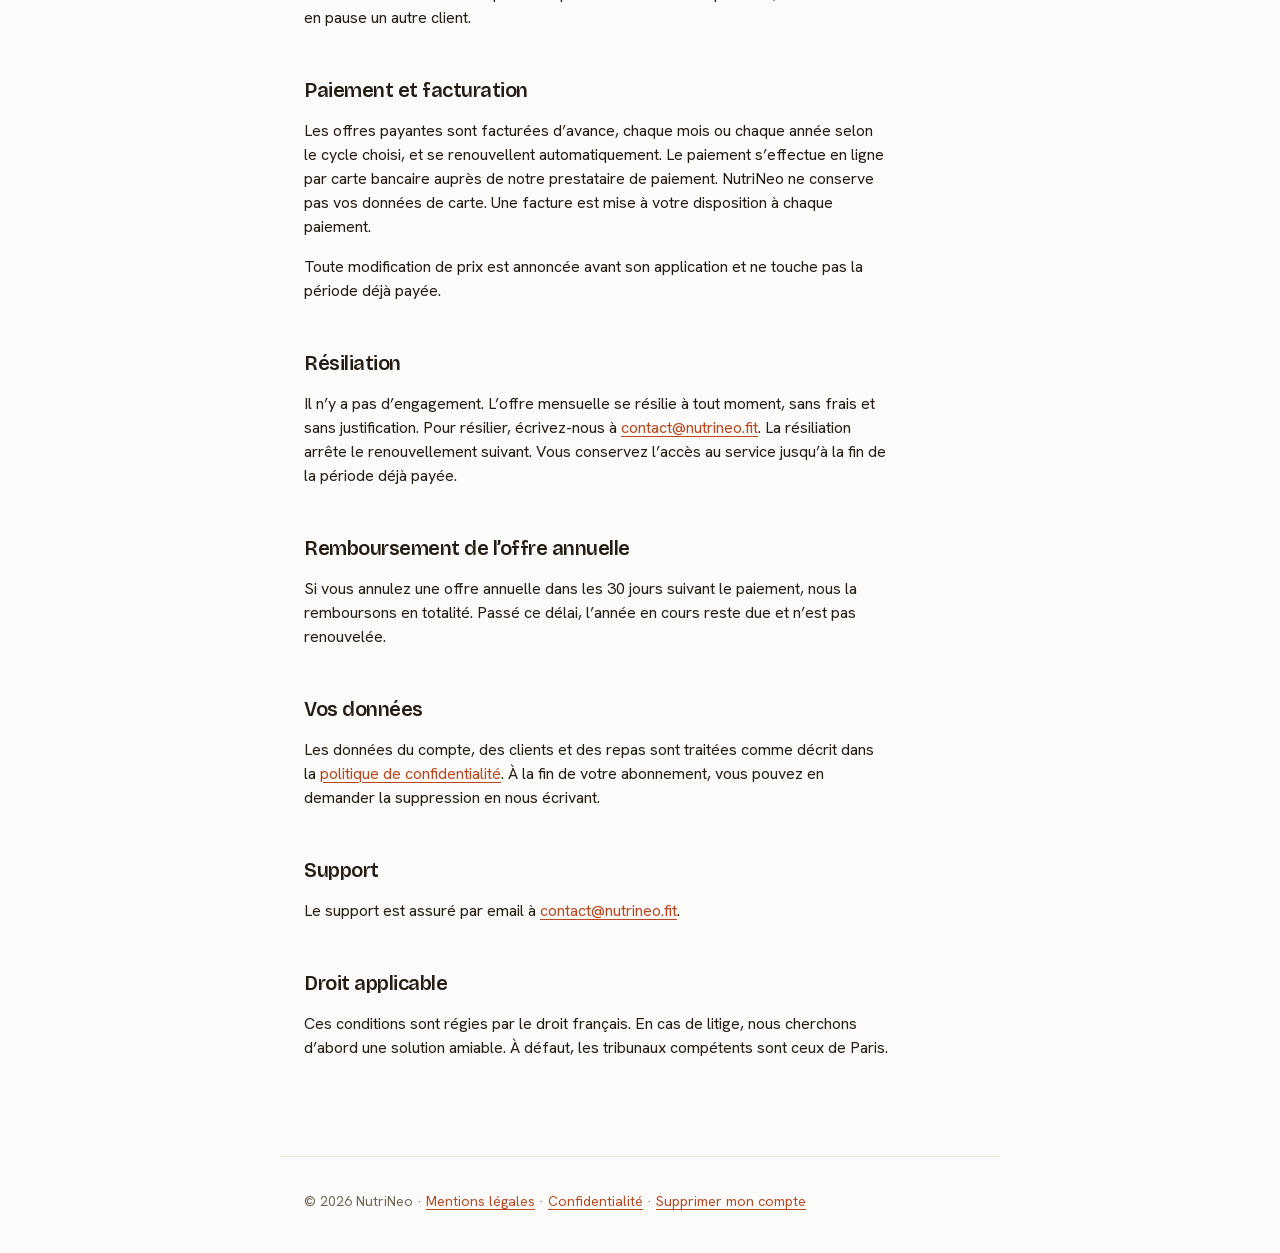
<file: cgv/index.html>
<!DOCTYPE html>
<html lang="fr">
<head>
<meta charset="UTF-8" />
<meta name="viewport" content="width=device-width, initial-scale=1" />
<title>Conditions générales de vente · NutriNeo</title>
<meta name="description" content="Conditions générales de vente de NutriNeo : offres, prix, facturation, résiliation et remboursement." />
<link rel="canonical" href="https://nutrineo.fit/cgv/" />
<link rel="icon" type="image/svg+xml" href="/assets/favicon.svg" />
<link rel="icon" type="image/png" sizes="48x48" href="/assets/favicon.png" />
<link rel="alternate icon" href="/favicon.ico" sizes="any" />
<link rel="apple-touch-icon" href="/assets/apple-touch-icon.png" />
<link rel="stylesheet" href="/styles.css" />
<link rel="stylesheet" href="/legal.css" />
</head>
<body>

<nav class="legal-nav">
  <div class="legal-container">
    <a class="wordmark" href="/"><img class="wordmark-img" src="/assets/logo.svg" alt="NutriNeo" width="142" height="40" /></a>
  </div>
</nav>

<main class="legal-container legal">
  <h1>Conditions générales de vente</h1>
  <p class="legal-lede">Ce que vous achetez, ce que cela coûte, comment résilier et être remboursé. Dernière mise à jour : octobre 2026.</p>

  <h2>Qui vend</h2>
  <p>NutriNeo est un service édité par IGED, SAS au capital de 2 €, 138 avenue Victor Hugo, 75116 Paris, SIRET 107 934 549 00018. Contact : <a href="mailto:contact@nutrineo.fit">contact@nutrineo.fit</a>.</p>

  <h2>À qui s’adressent ces conditions</h2>
  <p>Aux coachs (sportifs, nutrition ou autres) qui souscrivent une offre NutriNeo pour leur activité professionnelle. Les clients d’un coach utilisent l’application gratuitement et n’achètent rien : ces conditions ne les concernent pas.</p>

  <h2>Le service</h2>
  <p>NutriNeo permet à un coach de recevoir les photos de repas de ses clients, de les valider ou d’y répondre avec des tags et une note, et de conserver un fil et un historique par client. L’application destinée aux clients est gratuite.</p>
  <p>NutriNeo est un outil de communication entre un coach et ses clients. Il ne fournit aucun conseil médical ou nutritionnel : les retours donnés aux clients relèvent de la seule responsabilité du coach.</p>

  <h2>Les offres</h2>
  <ul>
    <li><strong>Découverte</strong> : gratuite, sans limite de durée, 1 client actif, sans carte bancaire.</li>
    <li><strong>Solo</strong> : 19 € par mois, ou 190 € par an, jusqu’à 8 clients actifs.</li>
    <li><strong>Pro</strong> : 39 € par mois, ou 390 € par an, jusqu’à 25 clients actifs.</li>
  </ul>
  <p>Un client actif est un client relié au compte du coach. Les repas photographiés sont illimités dans toutes les offres. Les prix sont exprimés en euros. Pour dépasser le nombre de clients actifs de votre offre, passez à l’offre supérieure.</p>

  <h2>Retirer un client</h2>
  <p>Vous pouvez retirer un client de votre compte à tout moment. Sa place se libère aussitôt. Le client garde son compte, ses repas et la conversation avec vous, qu’il peut relire sans pouvoir y écrire.</p>

  <h2>Changer d’offre ou résilier avec plus de clients que la nouvelle offre</h2>
  <p>Si vous passez à une offre plus petite, ou si vous résiliez et revenez à l’offre Découverte, le changement s’applique à la fin de la période déjà payée. Rien n’est supprimé :</p>
  <ul>
    <li>vous choisissez quels clients restent actifs, dans la limite de la nouvelle offre ;</li>
    <li>les autres passent en pause : ils gardent l’accès à leur historique mais ne peuvent plus envoyer de repas ;</li>
    <li>nous vous prévenons par email quelques jours avant la fin de la période ;</li>
    <li>sans choix de votre part, les clients restés actifs sont ceux qui ont envoyé un repas le plus récemment.</li>
  </ul>
  <p>Vous réactivez un client en pause en passant à une offre supérieure, ou en mettant en pause un autre client.</p>

  <h2>Paiement et facturation</h2>
  <p>Les offres payantes sont facturées d’avance, chaque mois ou chaque année selon le cycle choisi, et se renouvellent automatiquement. Le paiement s’effectue en ligne par carte bancaire auprès de notre prestataire de paiement. NutriNeo ne conserve pas vos données de carte. Une facture est mise à votre disposition à chaque paiement.</p>
  <p>Toute modification de prix est annoncée avant son application et ne touche pas la période déjà payée.</p>

  <h2>Résiliation</h2>
  <p>Il n’y a pas d’engagement. L’offre mensuelle se résilie à tout moment, sans frais et sans justification. Pour résilier, écrivez-nous à <a href="mailto:contact@nutrineo.fit">contact@nutrineo.fit</a>. La résiliation arrête le renouvellement suivant. Vous conservez l’accès au service jusqu’à la fin de la période déjà payée.</p>

  <h2>Remboursement de l’offre annuelle</h2>
  <p>Si vous annulez une offre annuelle dans les 30 jours suivant le paiement, nous la remboursons en totalité. Passé ce délai, l’année en cours reste due et n’est pas renouvelée.</p>

  <h2>Vos données</h2>
  <p>Les données du compte, des clients et des repas sont traitées comme décrit dans la <a href="/confidentialite/">politique de confidentialité</a>. À la fin de votre abonnement, vous pouvez en demander la suppression en nous écrivant.</p>

  <h2>Support</h2>
  <p>Le support est assuré par email à <a href="mailto:contact@nutrineo.fit">contact@nutrineo.fit</a>.</p>

  <h2>Droit applicable</h2>
  <p>Ces conditions sont régies par le droit français. En cas de litige, nous cherchons d’abord une solution amiable. À défaut, les tribunaux compétents sont ceux de Paris.</p>
</main>

<footer class="legal-container legal-footer">
  <p>© 2026 NutriNeo · <a href="/mentions-legales/">Mentions légales</a> · <a href="/confidentialite/">Confidentialité</a> · <a href="/suppression-compte/">Supprimer mon compte</a></p>
</footer>

</body>
</html>
</file>
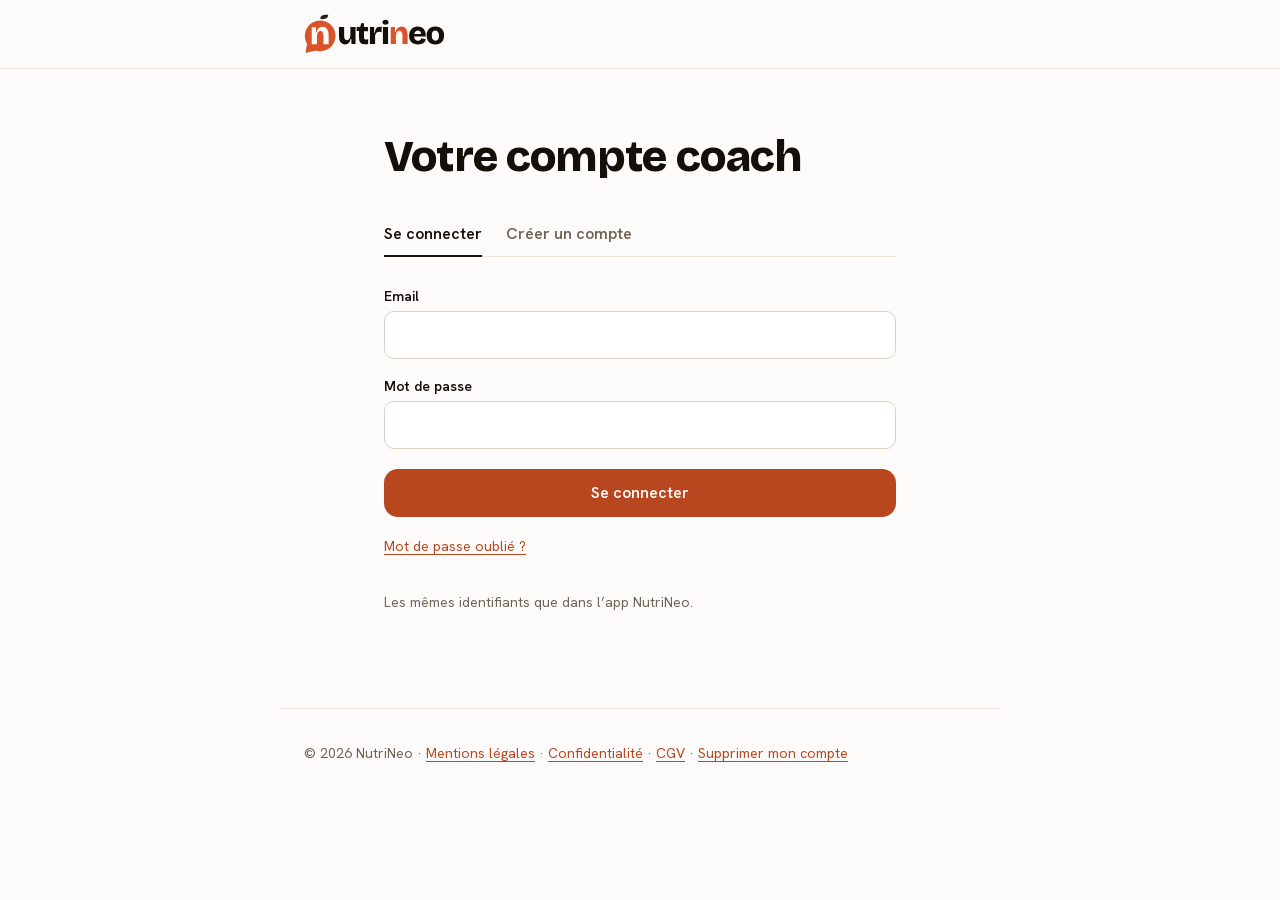
<file: compte/index.html>
<!DOCTYPE html>
<html lang="fr">
<head>
<meta charset="UTF-8" />
<meta name="viewport" content="width=device-width, initial-scale=1" />
<meta name="robots" content="noindex" />
<title>Votre compte · NutriNeo</title>
<link rel="icon" type="image/svg+xml" href="/assets/favicon.svg" />
<link rel="icon" type="image/png" sizes="48x48" href="/assets/favicon.png" />
<link rel="alternate icon" href="/favicon.ico" sizes="any" />
<link rel="apple-touch-icon" href="/assets/apple-touch-icon.png" />
<link rel="stylesheet" href="/styles.css" />
<link rel="stylesheet" href="/legal.css" />
<style>
  .account { max-width: 560px; }
  .account h1 { margin-bottom: var(--space-8); }
  [hidden] { display: none !important; }

  .notice {
    margin-bottom: var(--space-8); padding: var(--space-4) var(--space-5);
    border-radius: var(--radius-lg); font-size: var(--text-small); line-height: var(--leading-small);
    background: var(--surface-subtle); color: var(--text-primary);
  }
  .notice.is-error { background: var(--status-rejected-bg); color: var(--status-rejected-fg); }
  .notice:empty { display: none; }

  .tabs { display: flex; gap: var(--space-6); border-bottom: 1px solid var(--border-default); margin-bottom: var(--space-8); }
  .tab {
    padding: var(--space-3) 0; margin-bottom: -1px; border: 0; border-bottom: 2px solid transparent;
    background: none; cursor: pointer; min-height: 44px;
    font: var(--weight-semibold) var(--text-body)/1 var(--font-sans); color: var(--text-secondary);
  }
  .tab[aria-selected="true"] { color: var(--text-strong); border-bottom-color: var(--text-strong); }

  form { display: grid; gap: var(--space-5); }
  .field { display: grid; gap: var(--space-2); }
  .field-row { display: grid; grid-template-columns: 1fr 1fr; gap: var(--space-4); }
  label { font: var(--weight-semibold) var(--text-small)/1 var(--font-sans); color: var(--text-strong); }
  input {
    width: 100%; min-height: 48px; padding: 0 var(--space-4);
    border: 1px solid var(--border-strong); border-radius: var(--radius-md);
    background: var(--surface-card); color: var(--text-primary);
    font: var(--weight-regular) 16px/1 var(--font-sans);
  }
  input:focus-visible { outline: 2px solid var(--color-primary); outline-offset: 1px; }
  .hint { font-size: var(--text-small); color: var(--text-secondary); }

  .btn {
    display: inline-flex; align-items: center; justify-content: center; gap: var(--space-2);
    min-height: 48px; padding: 0 var(--space-6);
    border: 1px solid transparent; border-radius: var(--radius-lg); cursor: pointer;
    font: var(--weight-semibold) var(--text-body)/1 var(--font-sans); text-decoration: none;
    transition: background-color .12s ease, opacity .12s ease;
  }
  .btn-primary { background: var(--color-primary); color: var(--color-primary-contrast); }
  .btn-primary:hover { background: var(--color-primary-hover); }
  .btn-ghost { border-color: var(--border-strong); background: var(--surface-card); color: var(--text-primary); }
  .btn-ghost:hover { background: var(--surface-subtle); }
  .btn[disabled] { opacity: .55; cursor: progress; }
  .link-btn {
    justify-self: start; padding: 0; border: 0; background: none; cursor: pointer;
    font: var(--weight-regular) var(--text-small)/1.4 var(--font-sans);
    color: var(--terracotta-700); text-decoration: underline; text-underline-offset: 3px;
  }

  .who { display: flex; justify-content: space-between; align-items: baseline; gap: var(--space-4);
    padding-bottom: var(--space-6); border-bottom: 1px solid var(--border-default); font-size: var(--text-small); color: var(--text-secondary); }
  .who strong { color: var(--text-strong); font-weight: var(--weight-semibold); }

  .current { padding: var(--space-8) 0; border-bottom: 1px solid var(--border-default); }
  .current .label { font-size: var(--text-small); color: var(--text-secondary); }
  .current .plan-name {
    margin-top: var(--space-2);
    font: var(--weight-extrabold) clamp(28px, 5vw, 36px)/1.1 var(--font-display); letter-spacing: -0.028em; color: var(--text-strong);
  }
  .current p { margin-top: var(--space-1); color: var(--text-secondary); }
  .current .plan-name + p { margin-top: var(--space-3); }
  .current .btn { margin-top: var(--space-6); }

  .choose { padding-top: var(--space-8); }
  .choose h2 { margin: 0 0 var(--space-5); }
  .cycle { display: flex; width: fit-content; gap: 2px; padding: 4px; margin-bottom: var(--space-6);
    border: 1px solid var(--border-default); border-radius: var(--radius-pill); }
  .cycle button {
    min-height: 40px; padding: 0 var(--space-5); border: 0; border-radius: var(--radius-pill); cursor: pointer;
    background: transparent; color: var(--text-secondary); font: var(--weight-semibold) var(--text-small)/1 var(--font-sans);
  }
  .cycle button[aria-pressed="true"] { background: var(--color-ink); color: var(--color-ink-inverse); }
  .offer { display: grid; grid-template-columns: 1fr auto; align-items: center; gap: var(--space-2) var(--space-6);
    padding: var(--space-6) 0; border-top: 1px solid var(--border-default); }
  .offer:last-child { border-bottom: 1px solid var(--border-default); }
  .offer h3 { margin: 0; font: var(--weight-semibold) var(--text-h3)/var(--leading-h3) var(--font-display); letter-spacing: var(--tracking-h3); }
  .offer .meta { grid-column: 1; font-size: var(--text-small); color: var(--text-secondary); }
  .offer .btn { grid-column: 2; grid-row: 1 / span 2; }
  .offer.is-wanted h3::after { content: " · choisie sur le site"; font: var(--weight-regular) var(--text-small)/1 var(--font-sans); color: var(--text-secondary); }

  @media (max-width: 520px) {
    .field-row { grid-template-columns: 1fr; }
    .offer { grid-template-columns: 1fr; }
    .offer .btn { grid-column: 1; grid-row: auto; margin-top: var(--space-3); }
  }
</style>
</head>
<body>

<nav class="legal-nav">
  <div class="legal-container">
    <a class="wordmark" href="/"><img class="wordmark-img" src="/assets/logo.svg" alt="NutriNeo" width="142" height="40" /></a>
  </div>
</nav>

<main class="legal-container legal account">
  <h1>Votre compte coach</h1>
  <p class="notice" id="notice" role="status" aria-live="polite"></p>

  <!-- ── Connexion / inscription ── -->
  <section id="auth" hidden>
    <div class="tabs" role="tablist">
      <button class="tab" role="tab" id="tab-signin" aria-controls="signin" aria-selected="true" type="button">Se connecter</button>
      <button class="tab" role="tab" id="tab-signup" aria-controls="signup" aria-selected="false" type="button">Créer un compte</button>
    </div>

    <form id="signin" role="tabpanel" aria-labelledby="tab-signin" novalidate>
      <div class="field">
        <label for="si-email">Email</label>
        <input id="si-email" name="email" type="email" autocomplete="email" required />
      </div>
      <div class="field">
        <label for="si-password">Mot de passe</label>
        <input id="si-password" name="password" type="password" autocomplete="current-password" required />
      </div>
      <button class="btn btn-primary" type="submit">Se connecter</button>
      <button class="link-btn" type="button" id="forgot">Mot de passe oublié ?</button>
      <p class="hint">Les mêmes identifiants que dans l’app NutriNeo.</p>
    </form>

    <form id="signup" role="tabpanel" aria-labelledby="tab-signup" novalidate hidden>
      <div class="field-row">
        <div class="field">
          <label for="su-first">Prénom</label>
          <input id="su-first" name="firstName" autocomplete="given-name" required />
        </div>
        <div class="field">
          <label for="su-last">Nom</label>
          <input id="su-last" name="lastName" autocomplete="family-name" required />
        </div>
      </div>
      <div class="field">
        <label for="su-email">Email</label>
        <input id="su-email" name="email" type="email" autocomplete="email" required />
      </div>
      <div class="field">
        <label for="su-password">Mot de passe</label>
        <input id="su-password" name="password" type="password" autocomplete="new-password" minlength="6" required aria-describedby="su-password-hint" />
        <span class="hint" id="su-password-hint">6 caractères minimum.</span>
      </div>
      <button class="btn btn-primary" type="submit">Créer mon compte coach</button>
      <p class="hint">Ce compte sert aussi dans l’app NutriNeo. L’offre Découverte est gratuite, sans carte bancaire.</p>
    </form>
  </section>

  <!-- ── Compte coach ── -->
  <section id="coach" hidden>
    <div class="who"><span>Connecté : <strong id="who-email"></strong></span><button class="link-btn" type="button" id="signout">Se déconnecter</button></div>

    <div class="current">
      <p class="label">Votre offre</p>
      <p class="plan-name" id="plan-name"></p>
      <p id="plan-usage"></p>
      <p id="plan-status"></p>
      <button class="btn btn-ghost" type="button" id="portal" hidden>Gérer mon abonnement</button>
    </div>

    <div class="choose" id="choose" hidden>
      <h2>Passer à une offre payante</h2>
      <div class="cycle" role="group" aria-label="Cycle de facturation">
        <button type="button" data-cycle="annual" aria-pressed="true">Annuel · 2 mois offerts</button>
        <button type="button" data-cycle="monthly" aria-pressed="false">Mensuel</button>
      </div>
      <div class="offer" data-plan="solo">
        <h3>Solo</h3>
        <p class="meta"><span data-price></span> · jusqu’à 8 clients</p>
        <button class="btn btn-primary" type="button" data-checkout="Solo">Choisir Solo</button>
      </div>
      <div class="offer" data-plan="pro">
        <h3>Pro</h3>
        <p class="meta"><span data-price></span> · jusqu’à 25 clients</p>
        <button class="btn btn-primary" type="button" data-checkout="Pro">Choisir Pro</button>
      </div>
      <p class="hint" style="margin-top: var(--space-5)">Paiement sécurisé par Stripe. Sans engagement : le mensuel se résilie à tout moment, l’annuel est remboursé sous 30 jours. <a href="/cgv/">CGV</a></p>
    </div>
    <p class="hint" id="soon" hidden>Plus d’un client à suivre&nbsp;? Les offres Solo et Pro arrivent bientôt en ligne. D’ici là, <a href="/contact/?sujet=solo">écrivez-nous</a>.</p>
  </section>

  <!-- ── Compte client ── -->
  <section id="client-account" hidden>
    <p>Ce compte est un compte client. L’app est gratuite pour vous : c’est votre coach qui a une offre NutriNeo.</p>
    <p><button class="link-btn" type="button" id="signout-client">Se déconnecter</button></p>
  </section>
</main>

<footer class="legal-container legal-footer">
  <p>© 2026 NutriNeo · <a href="/mentions-legales/">Mentions légales</a> · <a href="/confidentialite/">Confidentialité</a> · <a href="/cgv/">CGV</a> · <a href="/suppression-compte/">Supprimer mon compte</a></p>
</footer>

<script>
(() => {
  const API = 'https://business-nutrineo.hustleharder.xyz';
  const FIREBASE_KEY = 'AIzaSyBMg-XPpqmngqw4rxQkE62hgPJC-YfSpvo';
  const AUTH = 'https://identitytoolkit.googleapis.com/v1/accounts';
  const STORE = 'nutrineo.session';
  const PRICES = {
    solo: { monthly: '19 € / mois', annual: '15,83 € / mois, facturé 190 € par an' },
    pro: { monthly: '39 € / mois', annual: '32,50 € / mois, facturé 390 € par an' },
  };
  // Solo and Pro stay closed while Stripe is in test mode. Add ?test to the URL to try the checkout.
  const PAYMENTS_OPEN = false;
  const PLAN_NAMES = { Decouverte: 'Découverte', Solo: 'Solo', Pro: 'Pro' };

  const $ = (id) => document.getElementById(id);
  const params = new URLSearchParams(location.search);
  let cycle = params.get('cycle') === 'monthly' ? 'monthly' : 'annual';
  const wanted = (params.get('offre') || '').toLowerCase();
  const payments = PAYMENTS_OPEN || params.has('test');

  // ── Messages ────────────────────────────────────────────
  const notice = $('notice');
  const say = (text, isError = false) => { notice.textContent = text; notice.classList.toggle('is-error', isError); };

  // ── Session (Firebase Auth REST, no SDK) ────────────────
  const load = () => { try { return JSON.parse(sessionStorage.getItem(STORE)); } catch { return null; } };
  const save = (s) => { try { s ? sessionStorage.setItem(STORE, JSON.stringify(s)) : sessionStorage.removeItem(STORE); } catch {} };
  let session = load();

  const AUTH_ERRORS = {
    EMAIL_NOT_FOUND: 'Email ou mot de passe incorrect.',
    INVALID_PASSWORD: 'Email ou mot de passe incorrect.',
    INVALID_LOGIN_CREDENTIALS: 'Email ou mot de passe incorrect.',
    EMAIL_EXISTS: 'Un compte existe déjà avec cet email. Connectez-vous.',
    INVALID_EMAIL: 'Cette adresse email n’est pas valide.',
    WEAK_PASSWORD: 'Le mot de passe doit faire au moins 6 caractères.',
    MISSING_PASSWORD: 'Entrez votre mot de passe.',
    TOO_MANY_ATTEMPTS_TRY_LATER: 'Trop d’essais. Réessayez dans quelques minutes.',
    USER_DISABLED: 'Ce compte a été désactivé. Écrivez-nous à contact@nutrineo.fit.',
  };

  async function firebase(path, body) {
    const res = await fetch(`${AUTH}:${path}?key=${FIREBASE_KEY}`, {
      method: 'POST', headers: { 'Content-Type': 'application/json' }, body: JSON.stringify(body),
    });
    const data = await res.json().catch(() => ({}));
    if (!res.ok) {
      const code = (data.error?.message || '').split(' ')[0];
      throw new Error(AUTH_ERRORS[code] || 'La connexion a échoué. Réessayez.');
    }
    return data;
  }

  const startSession = (d) => {
    session = { idToken: d.idToken, refreshToken: d.refreshToken, email: d.email, expiresAt: Date.now() + (Number(d.expiresIn) - 60) * 1000 };
    save(session);
  };

  async function idToken() {
    if (!session) return null;
    if (Date.now() < session.expiresAt) return session.idToken;
    const res = await fetch(`https://securetoken.googleapis.com/v1/token?key=${FIREBASE_KEY}`, {
      method: 'POST', headers: { 'Content-Type': 'application/x-www-form-urlencoded' },
      body: new URLSearchParams({ grant_type: 'refresh_token', refresh_token: session.refreshToken }),
    });
    if (!res.ok) { signOut(); return null; }
    const d = await res.json();
    session = { ...session, idToken: d.id_token, refreshToken: d.refresh_token, expiresAt: Date.now() + (Number(d.expires_in) - 60) * 1000 };
    save(session);
    return session.idToken;
  }

  // ── NutriNeo API ────────────────────────────────────────
  async function api(path, options = {}) {
    const token = await idToken();
    const res = await fetch(API + path, {
      ...options,
      headers: { 'Content-Type': 'application/json', Authorization: `Bearer ${token}`, ...(options.headers || {}) },
    });
    const data = res.headers.get('content-type')?.includes('json') ? await res.json() : null;
    return { status: res.status, ok: res.ok, data };
  }

  // ── Views ───────────────────────────────────────────────
  const show = (view) => ['auth', 'coach', 'client-account'].forEach((v) => { $(v).hidden = v !== view; });

  function selectTab(name) {
    const signup = name === 'signup';
    $('tab-signin').setAttribute('aria-selected', String(!signup));
    $('tab-signup').setAttribute('aria-selected', String(signup));
    $('signin').hidden = signup;
    $('signup').hidden = !signup;
  }

  function renderPrices() {
    document.querySelectorAll('.cycle button').forEach((b) => b.setAttribute('aria-pressed', String(b.dataset.cycle === cycle)));
    document.querySelectorAll('.offer').forEach((o) => {
      o.querySelector('[data-price]').textContent = PRICES[o.dataset.plan][cycle];
      o.classList.toggle('is-wanted', o.dataset.plan === wanted);
    });
  }

  const date = (iso) => new Date(iso).toLocaleDateString('fr-FR', { day: 'numeric', month: 'long', year: 'numeric' });

  function renderBilling(b) {
    $('plan-name').textContent = PLAN_NAMES[b.plan] || b.plan;
    $('plan-usage').textContent = `${b.clientCount} client${b.clientCount > 1 ? 's' : ''} sur ${b.clientLimit}`;

    const paid = b.plan !== 'Decouverte';
    let status = '';
    if (b.subscriptionStatus === 'past_due') status = 'Le dernier paiement a échoué. Mettez à jour votre carte pour garder votre offre.';
    else if (paid && b.cancelAtPeriodEnd && b.currentPeriodEnd) status = `Résiliée : votre offre reste active jusqu’au ${date(b.currentPeriodEnd)}.`;
    else if (paid && b.currentPeriodEnd) status = `Prochain renouvellement le ${date(b.currentPeriodEnd)}.`;
    else status = 'Gratuite, sans limite de durée.';
    $('plan-status').textContent = status;

    $('portal').hidden = !paid;
    $('choose').hidden = paid || !payments;
    $('soon').hidden = paid || payments;
    renderPrices();
  }

  async function refresh() {
    if (!session) { show('auth'); return; }
    $('who-email').textContent = session.email;

    let me = await api('/api/auth/me');
    if (me.status === 401) { signOut(); return; }
    if (me.status === 404) {
      // Signed in with Firebase but no NutriNeo profile yet: finish the coach sign-up.
      const pending = load()?.pendingProfile;
      if (!pending) { say('Ce compte n’a pas encore de profil NutriNeo. Créez-le depuis l’app, ou écrivez-nous.', true); show('auth'); return; }
      const created = await api('/api/auth/register/coach', { method: 'POST', body: JSON.stringify({ ...pending, dateOfBirth: null }) });
      if (!created.ok) { say('La création du compte a échoué. Réessayez ou écrivez-nous à contact@nutrineo.fit.', true); return; }
      session = { ...session, pendingProfile: undefined }; save(session);
      me = created;
    }
    if (!me.ok) { say('Impossible de joindre NutriNeo pour le moment. Réessayez dans un instant.', true); return; }
    if (me.data.role !== 'coach') { show('client-account'); return; }

    const billing = await api('/api/billing');
    if (!billing.ok) { say('Impossible de charger votre offre pour le moment.', true); return; }
    renderBilling(billing.data);
    show('coach');
    return billing.data;
  }

  function signOut() { session = null; save(null); show('auth'); }

  async function busy(button, fn) {
    button.disabled = true;
    try { await fn(); } catch (e) { say(e.message || 'Une erreur est survenue. Réessayez.', true); }
    finally { button.disabled = false; }
  }

  // ── Events ──────────────────────────────────────────────
  $('tab-signin').addEventListener('click', () => selectTab('signin'));
  $('tab-signup').addEventListener('click', () => selectTab('signup'));

  $('signin').addEventListener('submit', (e) => {
    e.preventDefault();
    const f = e.target;
    busy(f.querySelector('[type=submit]'), async () => {
      say('');
      startSession(await firebase('signInWithPassword', { email: f.email.value.trim(), password: f.password.value, returnSecureToken: true }));
      await refresh();
    });
  });

  $('signup').addEventListener('submit', (e) => {
    e.preventDefault();
    const f = e.target;
    const firstName = f.firstName.value.trim(), lastName = f.lastName.value.trim();
    if (!firstName || !lastName) { say('Indiquez votre prénom et votre nom.', true); return; }
    busy(f.querySelector('[type=submit]'), async () => {
      say('');
      startSession(await firebase('signUp', { email: f.email.value.trim(), password: f.password.value, returnSecureToken: true }));
      session = { ...session, pendingProfile: { firstName, lastName } }; save(session);
      await refresh();
      if (!$('coach').hidden) say(`Votre compte coach est créé. L’app NutriNeo arrive bientôt\u00a0: on vous écrit à ${session.email} dès qu’elle est disponible. Vous vous y connecterez avec ce même email et ce mot de passe.`);
    });
  });

  $('forgot').addEventListener('click', (e) => {
    const email = $('si-email').value.trim();
    if (!email) { say('Entrez d’abord votre email, puis cliquez sur « Mot de passe oublié ».', true); $('si-email').focus(); return; }
    busy(e.currentTarget, async () => {
      await firebase('sendOobCode', { requestType: 'PASSWORD_RESET', email });
      say(`Si un compte existe pour ${email}, un email de réinitialisation vient d’être envoyé.`);
    });
  });

  $('signout').addEventListener('click', () => { signOut(); say(''); });
  $('signout-client').addEventListener('click', () => { signOut(); say(''); });

  document.querySelectorAll('.cycle button').forEach((b) => b.addEventListener('click', () => { cycle = b.dataset.cycle; renderPrices(); }));

  document.querySelectorAll('[data-checkout]').forEach((b) => b.addEventListener('click', () => busy(b, async () => {
    const res = await api('/api/billing/checkout', {
      method: 'POST', body: JSON.stringify({ plan: b.dataset.checkout, cycle: cycle === 'annual' ? 'Annual' : 'Monthly' }),
    });
    if (res.status === 409) { say('Vous avez déjà un abonnement. Changez d’offre depuis « Gérer mon abonnement ».', true); await refresh(); return; }
    if (!res.ok || !res.data?.url) throw new Error('Le paiement n’a pas pu démarrer. Réessayez dans un instant.');
    location.href = res.data.url;
  })));

  $('portal').addEventListener('click', (e) => busy(e.currentTarget, async () => {
    const res = await api('/api/billing/portal', { method: 'POST' });
    if (!res.ok || !res.data?.url) throw new Error('L’espace abonnement n’a pas pu s’ouvrir. Réessayez dans un instant.');
    location.href = res.data.url;
  }));

  // ── Start ───────────────────────────────────────────────
  renderPrices();
  if (wanted === 'decouverte') selectTab('signup');

  (async () => {
    const payment = params.get('paiement');
    const billing = await refresh().catch(() => { say('Impossible de joindre NutriNeo pour le moment.', true); });
    if (payment === 'annule') say('Paiement annulé. Rien n’a été débité.');
    if (payment === 'ok' && session) {
      // Stripe confirms through the webhook, usually within seconds: poll a few times.
      say('Paiement reçu, merci ! Votre offre s’active…');
      let b = billing;
      for (let i = 0; i < 8 && b && b.plan === 'Decouverte'; i++) {
        await new Promise((r) => setTimeout(r, 2000));
        b = await refresh();
      }
      say(b && b.plan !== 'Decouverte'
        ? `C’est fait : vous êtes en ${PLAN_NAMES[b.plan]}. Votre nouvelle limite de clients est active dans l’app.`
        : 'Paiement reçu. L’activation prend un peu plus de temps que prévu : rechargez la page dans une minute.');
    }
    if (payment) history.replaceState(null, '', location.pathname);
  })();
})();
</script>
</body>
</html>
</file>
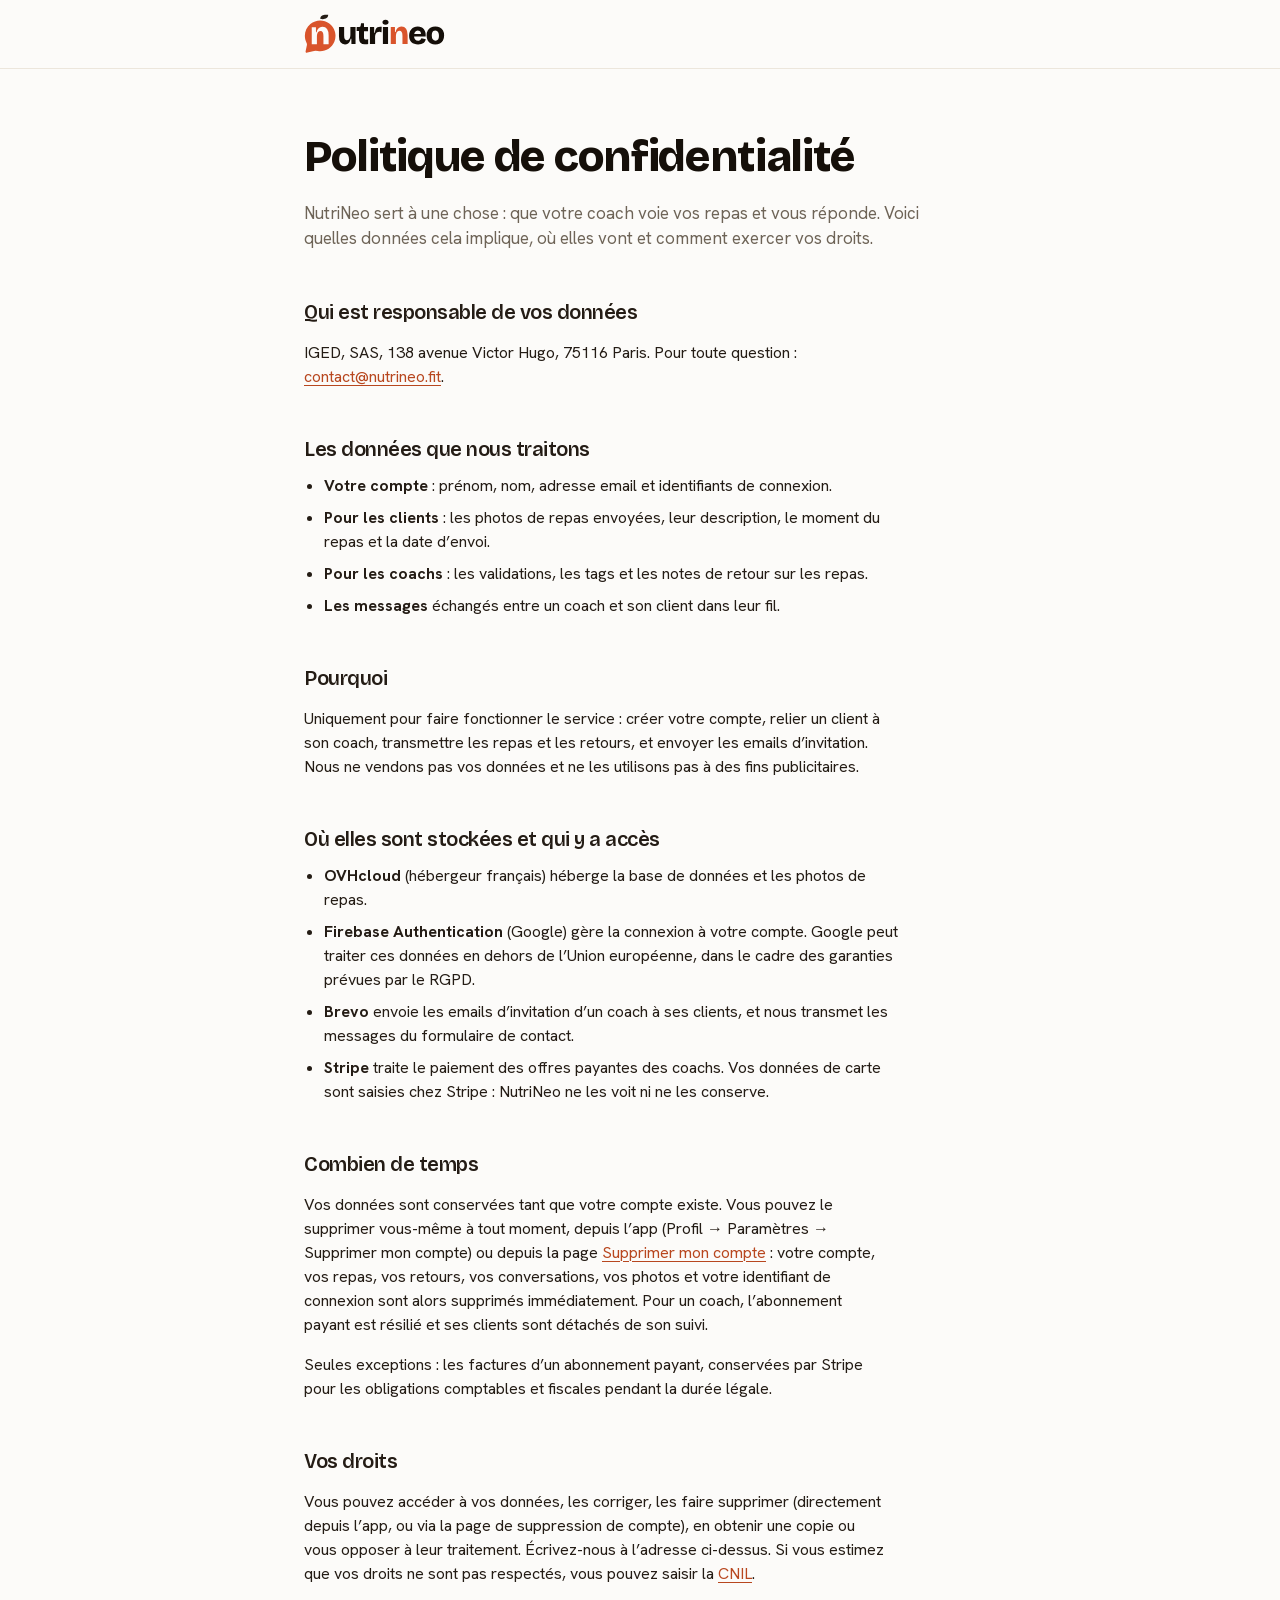
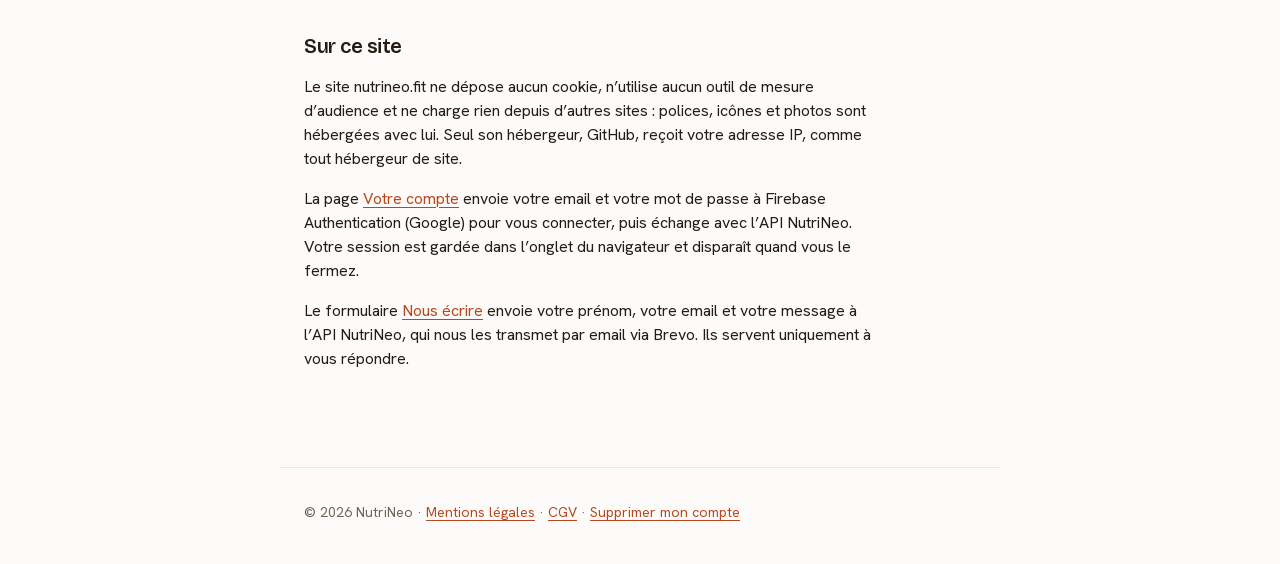
<file: confidentialite/index.html>
<!DOCTYPE html>
<html lang="fr">
<head>
<meta charset="UTF-8" />
<meta name="viewport" content="width=device-width, initial-scale=1" />
<title>Confidentialité · NutriNeo</title>
<link rel="icon" type="image/svg+xml" href="/assets/favicon.svg" />
<link rel="icon" type="image/png" sizes="48x48" href="/assets/favicon.png" />
<link rel="alternate icon" href="/favicon.ico" sizes="any" />
<link rel="apple-touch-icon" href="/assets/apple-touch-icon.png" />
<link rel="stylesheet" href="/styles.css" />
<link rel="stylesheet" href="/legal.css" />
</head>
<body>

<nav class="legal-nav">
  <div class="legal-container">
    <a class="wordmark" href="/"><img class="wordmark-img" src="/assets/logo.svg" alt="NutriNeo" width="142" height="40" /></a>
  </div>
</nav>

<main class="legal-container legal">
  <h1>Politique de confidentialité</h1>
  <p class="legal-lede">NutriNeo sert à une chose : que votre coach voie vos repas et vous réponde. Voici quelles données cela implique, où elles vont et comment exercer vos droits.</p>

  <h2>Qui est responsable de vos données</h2>
  <p>IGED, SAS, 138 avenue Victor Hugo, 75116 Paris. Pour toute question : <a href="mailto:contact@nutrineo.fit">contact@nutrineo.fit</a>.</p>

  <h2>Les données que nous traitons</h2>
  <ul>
    <li><strong>Votre compte</strong> : prénom, nom, adresse email et identifiants de connexion.</li>
    <li><strong>Pour les clients</strong> : les photos de repas envoyées, leur description, le moment du repas et la date d’envoi.</li>
    <li><strong>Pour les coachs</strong> : les validations, les tags et les notes de retour sur les repas.</li>
    <li><strong>Les messages</strong> échangés entre un coach et son client dans leur fil.</li>
  </ul>

  <h2>Pourquoi</h2>
  <p>Uniquement pour faire fonctionner le service : créer votre compte, relier un client à son coach, transmettre les repas et les retours, et envoyer les emails d’invitation. Nous ne vendons pas vos données et ne les utilisons pas à des fins publicitaires.</p>

  <h2>Où elles sont stockées et qui y a accès</h2>
  <ul>
    <li><strong>OVHcloud</strong> (hébergeur français) héberge la base de données et les photos de repas.</li>
    <li><strong>Firebase Authentication</strong> (Google) gère la connexion à votre compte. Google peut traiter ces données en dehors de l’Union européenne, dans le cadre des garanties prévues par le RGPD.</li>
    <li><strong>Brevo</strong> envoie les emails d’invitation d’un coach à ses clients, et nous transmet les messages du formulaire de contact.</li>
    <li><strong>Stripe</strong> traite le paiement des offres payantes des coachs. Vos données de carte sont saisies chez Stripe : NutriNeo ne les voit ni ne les conserve.</li>
  </ul>

  <h2>Combien de temps</h2>
  <p>Vos données sont conservées tant que votre compte existe. Vous pouvez le supprimer vous-même à tout moment, depuis l’app (Profil → Paramètres → Supprimer mon compte) ou depuis la page <a href="/suppression-compte/">Supprimer mon compte</a> : votre compte, vos repas, vos retours, vos conversations, vos photos et votre identifiant de connexion sont alors supprimés immédiatement. Pour un coach, l’abonnement payant est résilié et ses clients sont détachés de son suivi.</p>
  <p>Seules exceptions : les factures d’un abonnement payant, conservées par Stripe pour les obligations comptables et fiscales pendant la durée légale.</p>

  <h2>Vos droits</h2>
  <p>Vous pouvez accéder à vos données, les corriger, les faire supprimer (directement depuis l’app, ou via la page de suppression de compte), en obtenir une copie ou vous opposer à leur traitement. Écrivez-nous à l’adresse ci-dessus. Si vous estimez que vos droits ne sont pas respectés, vous pouvez saisir la <a href="https://www.cnil.fr/fr/plaintes">CNIL</a>.</p>

  <h2>Sur ce site</h2>
  <p>Le site nutrineo.fit ne dépose aucun cookie, n’utilise aucun outil de mesure d’audience et ne charge rien depuis d’autres sites : polices, icônes et photos sont hébergées avec lui. Seul son hébergeur, GitHub, reçoit votre adresse IP, comme tout hébergeur de site.</p>
  <p>La page <a href="/compte/">Votre compte</a> envoie votre email et votre mot de passe à Firebase Authentication (Google) pour vous connecter, puis échange avec l’API NutriNeo. Votre session est gardée dans l’onglet du navigateur et disparaît quand vous le fermez.</p>
  <p>Le formulaire <a href="/contact/">Nous écrire</a> envoie votre prénom, votre email et votre message à l’API NutriNeo, qui nous les transmet par email via Brevo. Ils servent uniquement à vous répondre.</p>
</main>

<footer class="legal-container legal-footer">
  <p>© 2026 NutriNeo · <a href="/mentions-legales/">Mentions légales</a> · <a href="/cgv/">CGV</a> · <a href="/suppression-compte/">Supprimer mon compte</a></p>
</footer>

</body>
</html>
</file>
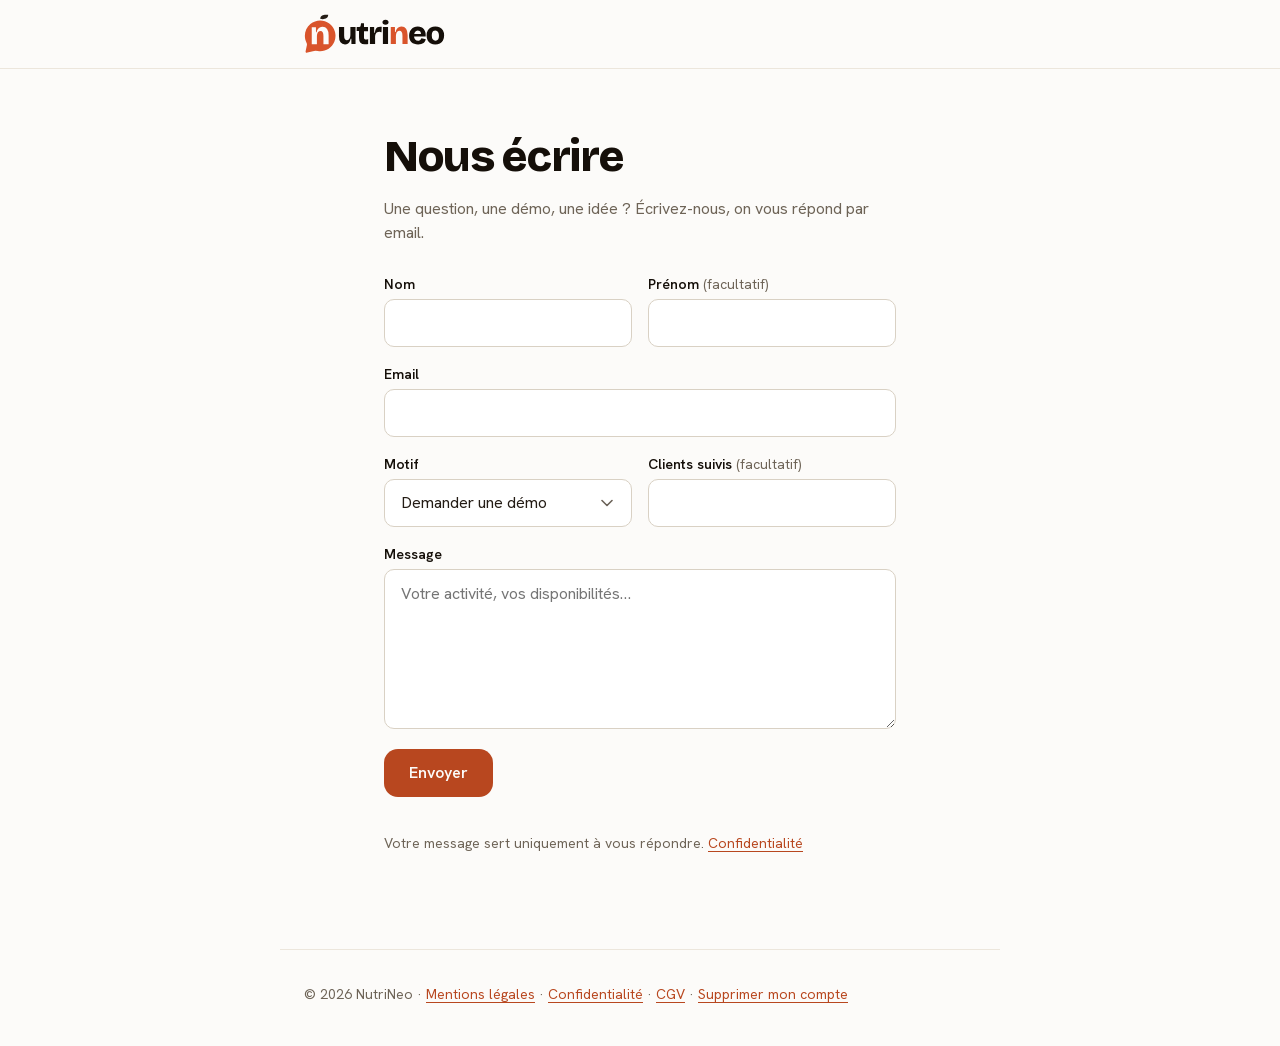
<file: contact/index.html>
<!DOCTYPE html>
<html lang="fr">
<head>
<meta charset="UTF-8" />
<meta name="viewport" content="width=device-width, initial-scale=1" />
<title>Nous écrire · NutriNeo</title>
<meta name="description" content="Une question, une démo, une idée ? Écrivez à l’équipe NutriNeo, on vous répond par email." />
<link rel="icon" type="image/svg+xml" href="/assets/favicon.svg" />
<link rel="icon" type="image/png" sizes="48x48" href="/assets/favicon.png" />
<link rel="alternate icon" href="/favicon.ico" sizes="any" />
<link rel="apple-touch-icon" href="/assets/apple-touch-icon.png" />
<link rel="stylesheet" href="/styles.css" />
<link rel="stylesheet" href="/legal.css" />
<style>
  .contact { max-width: 560px; }
  .contact h1 { margin-bottom: var(--space-4); }
  .contact .lede { margin-bottom: var(--space-8); color: var(--text-secondary); }
  [hidden] { display: none !important; }

  .notice {
    margin-bottom: var(--space-8); padding: var(--space-4) var(--space-5);
    border-radius: var(--radius-lg); font-size: var(--text-small); line-height: var(--leading-small);
    background: var(--surface-subtle); color: var(--text-primary);
  }
  .notice.is-error { background: var(--status-rejected-bg); color: var(--status-rejected-fg); }
  .notice:empty { display: none; }

  form { display: grid; gap: var(--space-5); }
  .field { display: grid; gap: var(--space-2); }
  .field-row { display: grid; grid-template-columns: 1fr 1fr; gap: var(--space-4); }
  label { font: var(--weight-semibold) var(--text-small)/1 var(--font-sans); color: var(--text-strong); }
  label .optional { font-weight: var(--weight-regular); color: var(--text-secondary); }
  input, select, textarea {
    width: 100%; min-height: 48px; padding: 0 var(--space-4);
    border: 1px solid var(--border-strong); border-radius: var(--radius-md);
    background: var(--surface-card); color: var(--text-primary);
    font: var(--weight-regular) 16px/1 var(--font-sans);
  }
  textarea { min-height: 160px; padding: var(--space-3) var(--space-4); line-height: 1.5; resize: vertical; }
  select {
    appearance: none; -webkit-appearance: none; padding-right: 44px; cursor: pointer;
    background-image: url("data:image/svg+xml,%3Csvg xmlns='http://www.w3.org/2000/svg' width='12' height='8' viewBox='0 0 12 8' fill='none' stroke='%236b6258' stroke-width='1.6' stroke-linecap='round' stroke-linejoin='round'%3E%3Cpath d='M1 1.5l5 5 5-5'/%3E%3C/svg%3E");
    background-repeat: no-repeat; background-position: right 18px center; background-size: 12px 8px;
  }
  input:focus-visible, select:focus-visible, textarea:focus-visible { outline: 2px solid var(--color-primary); outline-offset: 1px; }
  .hint { font-size: var(--text-small); color: var(--text-secondary); }

  /* Honeypot: off-screen for people, still filled in by bots. */
  .trap { position: absolute; left: -10000px; width: 1px; height: 1px; overflow: hidden; }

  .btn {
    display: inline-flex; align-items: center; justify-content: center; gap: var(--space-2);
    justify-self: start; min-height: 48px; padding: 0 var(--space-6);
    border: 1px solid transparent; border-radius: var(--radius-lg); cursor: pointer;
    font: var(--weight-semibold) var(--text-body)/1 var(--font-sans); text-decoration: none;
    transition: background-color .12s ease, opacity .12s ease;
  }
  .btn-primary { background: var(--color-primary); color: var(--color-primary-contrast); }
  .btn-primary:hover { background: var(--color-primary-hover); }
  .btn[disabled] { opacity: .55; cursor: progress; }

  .sent h2 { margin: 0 0 var(--space-3); }
  .sent p { color: var(--text-secondary); }
  .sent p + p { margin-top: var(--space-4); }

  @media (max-width: 520px) {
    .field-row { grid-template-columns: 1fr; }
    .btn { justify-self: stretch; }
  }
</style>
</head>
<body>

<nav class="legal-nav">
  <div class="legal-container">
    <a class="wordmark" href="/"><img class="wordmark-img" src="/assets/logo.svg" alt="NutriNeo" width="142" height="40" /></a>
  </div>
</nav>

<main class="legal-container legal contact">
  <h1>Nous écrire</h1>
  <p class="lede" id="lede">Une question, une démo, une idée&nbsp;? Écrivez-nous, on vous répond par email.</p>
  <p class="notice" id="notice" role="status" aria-live="polite"></p>

  <form id="form" novalidate>
    <div class="field-row">
      <div class="field">
        <label for="lastName">Nom</label>
        <input id="lastName" name="lastName" autocomplete="family-name" maxlength="80" required />
      </div>
      <div class="field">
        <label for="firstName">Prénom <span class="optional">(facultatif)</span></label>
        <input id="firstName" name="firstName" autocomplete="given-name" maxlength="80" />
      </div>
    </div>
    <div class="field">
      <label for="email">Email</label>
      <input id="email" name="email" type="email" autocomplete="email" maxlength="200" required />
    </div>
    <div class="field-row">
      <div class="field">
        <label for="topic">Motif</label>
        <select id="topic" name="topic">
          <option value="demo">Demander une démo</option>
          <option value="plus-de-25">Plus de 25 clients</option>
          <option value="solo">Offre Solo</option>
          <option value="pro">Offre Pro</option>
          <option value="autre">Autre question</option>
        </select>
      </div>
      <div class="field">
        <label for="clientCount">Clients suivis <span class="optional">(facultatif)</span></label>
        <input id="clientCount" name="clientCount" type="number" inputmode="numeric" min="0" max="100000" />
      </div>
    </div>
    <div class="field">
      <label for="message">Message</label>
      <textarea id="message" name="message" maxlength="4000" required></textarea>
    </div>
    <div class="trap" aria-hidden="true">
      <label for="website">Site web</label>
      <input id="website" name="website" tabindex="-1" autocomplete="off" />
    </div>
    <button class="btn btn-primary" type="submit">Envoyer</button>
    <p class="hint">Votre message sert uniquement à vous répondre. <a href="/confidentialite/">Confidentialité</a></p>
  </form>

  <section class="sent" id="sent" hidden tabindex="-1">
    <h2>Message envoyé</h2>
    <p id="sent-text"></p>
    <p><a href="/">Retour à l’accueil</a></p>
  </section>
</main>

<footer class="legal-container legal-footer">
  <p>© 2026 NutriNeo · <a href="/mentions-legales/">Mentions légales</a> · <a href="/confidentialite/">Confidentialité</a> · <a href="/cgv/">CGV</a> · <a href="/suppression-compte/">Supprimer mon compte</a></p>
</footer>

<script>
(() => {
  const API = 'https://business-nutrineo.hustleharder.xyz';
  const TOPICS = {
    demo: {
      api: 'Demo',
      placeholder: 'Votre activité, vos disponibilités…',
    },
    'plus-de-25': {
      api: 'MoreThan25',
      placeholder: 'Combien de coachs, quel type de suivi…',
    },
    solo: {
      api: 'Solo',
      placeholder: 'Votre activité, vos questions…',
    },
    pro: {
      api: 'Pro',
      placeholder: 'Votre activité, vos questions…',
    },
    autre: {
      api: 'Other',
      placeholder: 'Votre question…',
    },
  };

  const $ = (id) => document.getElementById(id);
  const form = $('form');
  const notice = $('notice');
  const say = (text, isError = false) => { notice.textContent = text; notice.classList.toggle('is-error', isError); };

  function applyTopic() {
    const t = TOPICS[form.topic.value];
    form.message.placeholder = t.placeholder;
  }

  const wanted = new URLSearchParams(location.search).get('sujet');
  if (TOPICS[wanted]) form.topic.value = wanted;
  applyTopic();
  form.topic.addEventListener('change', applyTopic);

  form.addEventListener('submit', async (e) => {
    e.preventDefault();
    const lastName = form.lastName.value.trim();
    const firstName = form.firstName.value.trim();
    const fullName = [firstName, lastName].join(' ').trim();
    const email = form.email.value.trim();
    const message = form.message.value.trim();
    const count = form.clientCount.value.trim();

    if (!lastName) { say('Indiquez votre nom.', true); form.lastName.focus(); return; }
    if (!form.email.checkValidity() || !email) { say('Cette adresse email n’est pas valide.', true); form.email.focus(); return; }
    if (!message) { say('Écrivez votre message.', true); form.message.focus(); return; }

    const button = form.querySelector('[type=submit]');
    button.disabled = true;
    say('');
    try {
      const res = await fetch(`${API}/api/contact`, {
        method: 'POST',
        headers: { 'Content-Type': 'application/json' },
        body: JSON.stringify({
          firstName: fullName, email, message,
          topic: TOPICS[form.topic.value].api,
          clientCount: count ? Number(count) : null,
          website: form.website.value,
        }),
      });
      if (res.status === 429) { say('Vous avez déjà envoyé plusieurs messages. Réessayez dans une heure, ou écrivez à contact@nutrineo.fit.', true); return; }
      if (!res.ok) throw new Error();
      $('sent-text').textContent = `Merci ${firstName || lastName}. On vous répond à ${email}.`;
      form.hidden = true;
      $('sent').hidden = false;
      $('sent').focus();
    } catch {
      say('L’envoi n’a pas abouti. Réessayez dans un instant, ou écrivez directement à contact@nutrineo.fit.', true);
    } finally {
      button.disabled = false;
    }
  });
})();
</script>
</body>
</html>
</file>
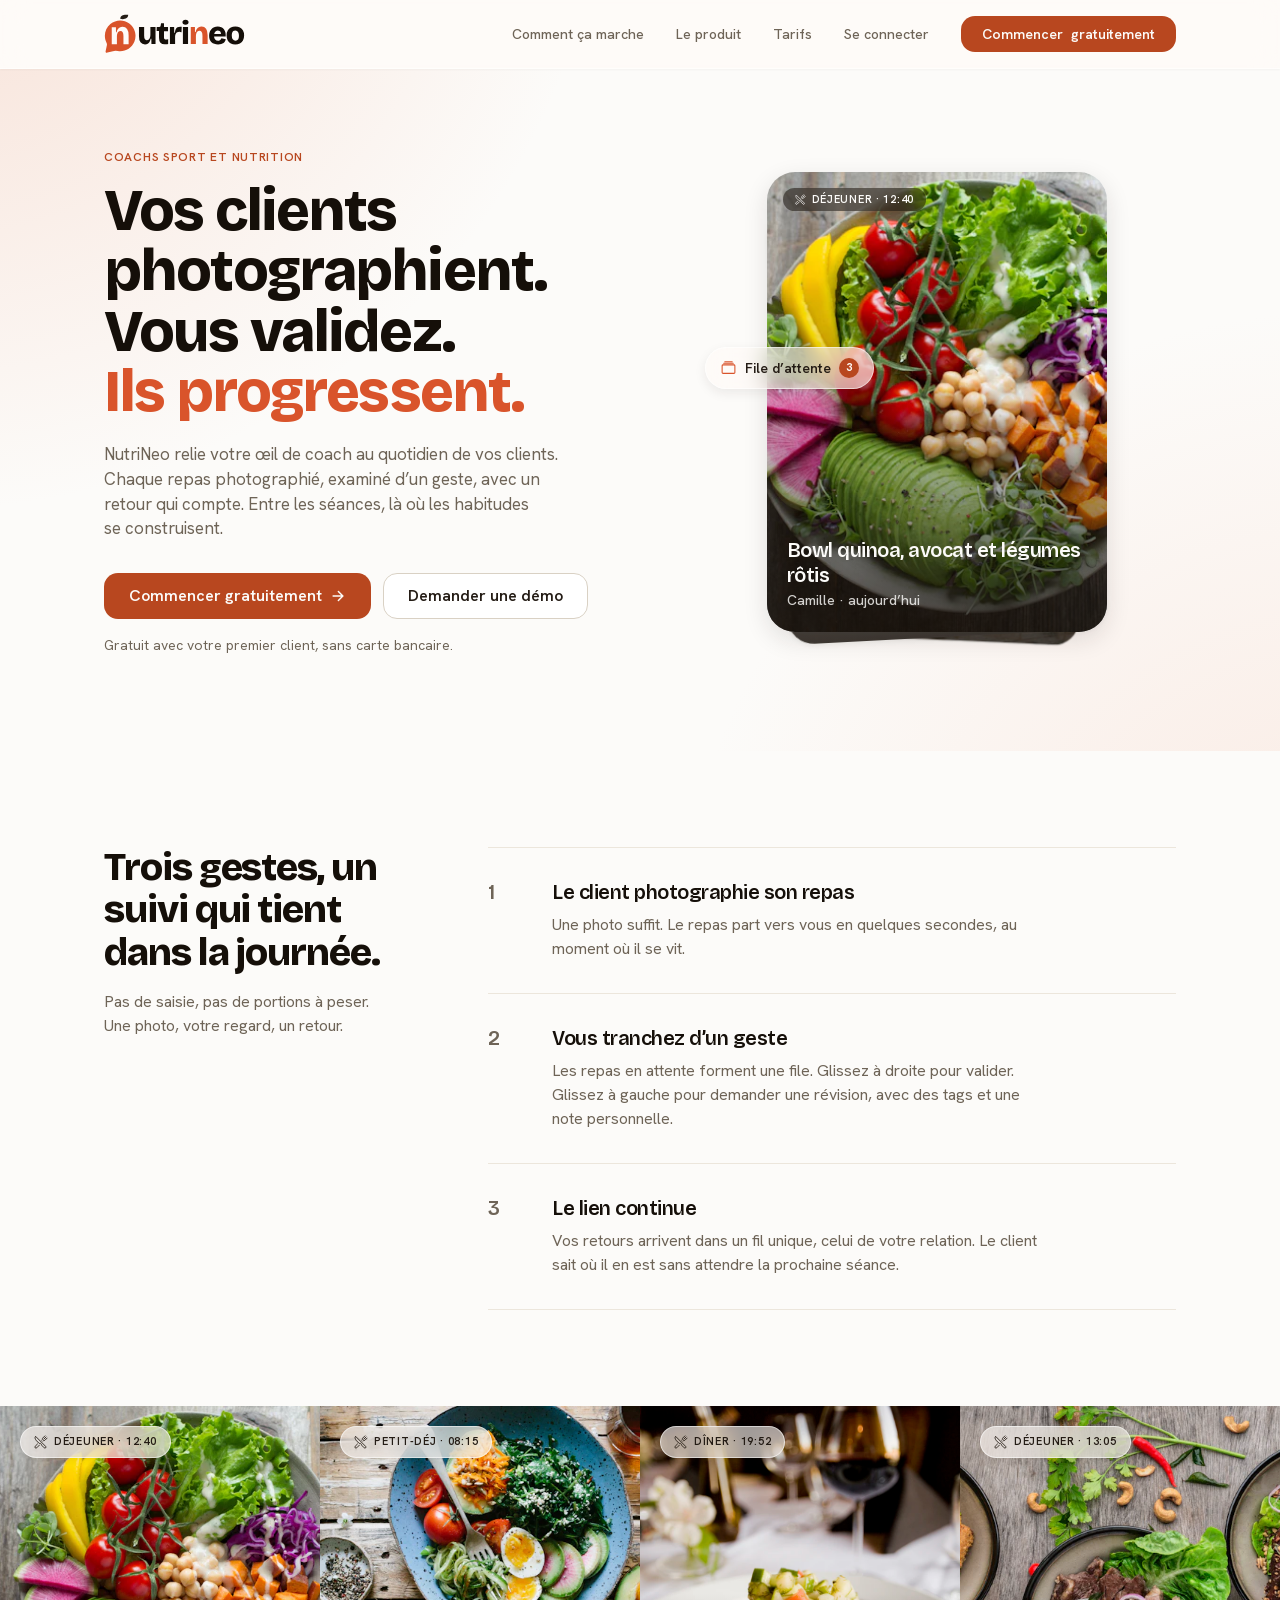
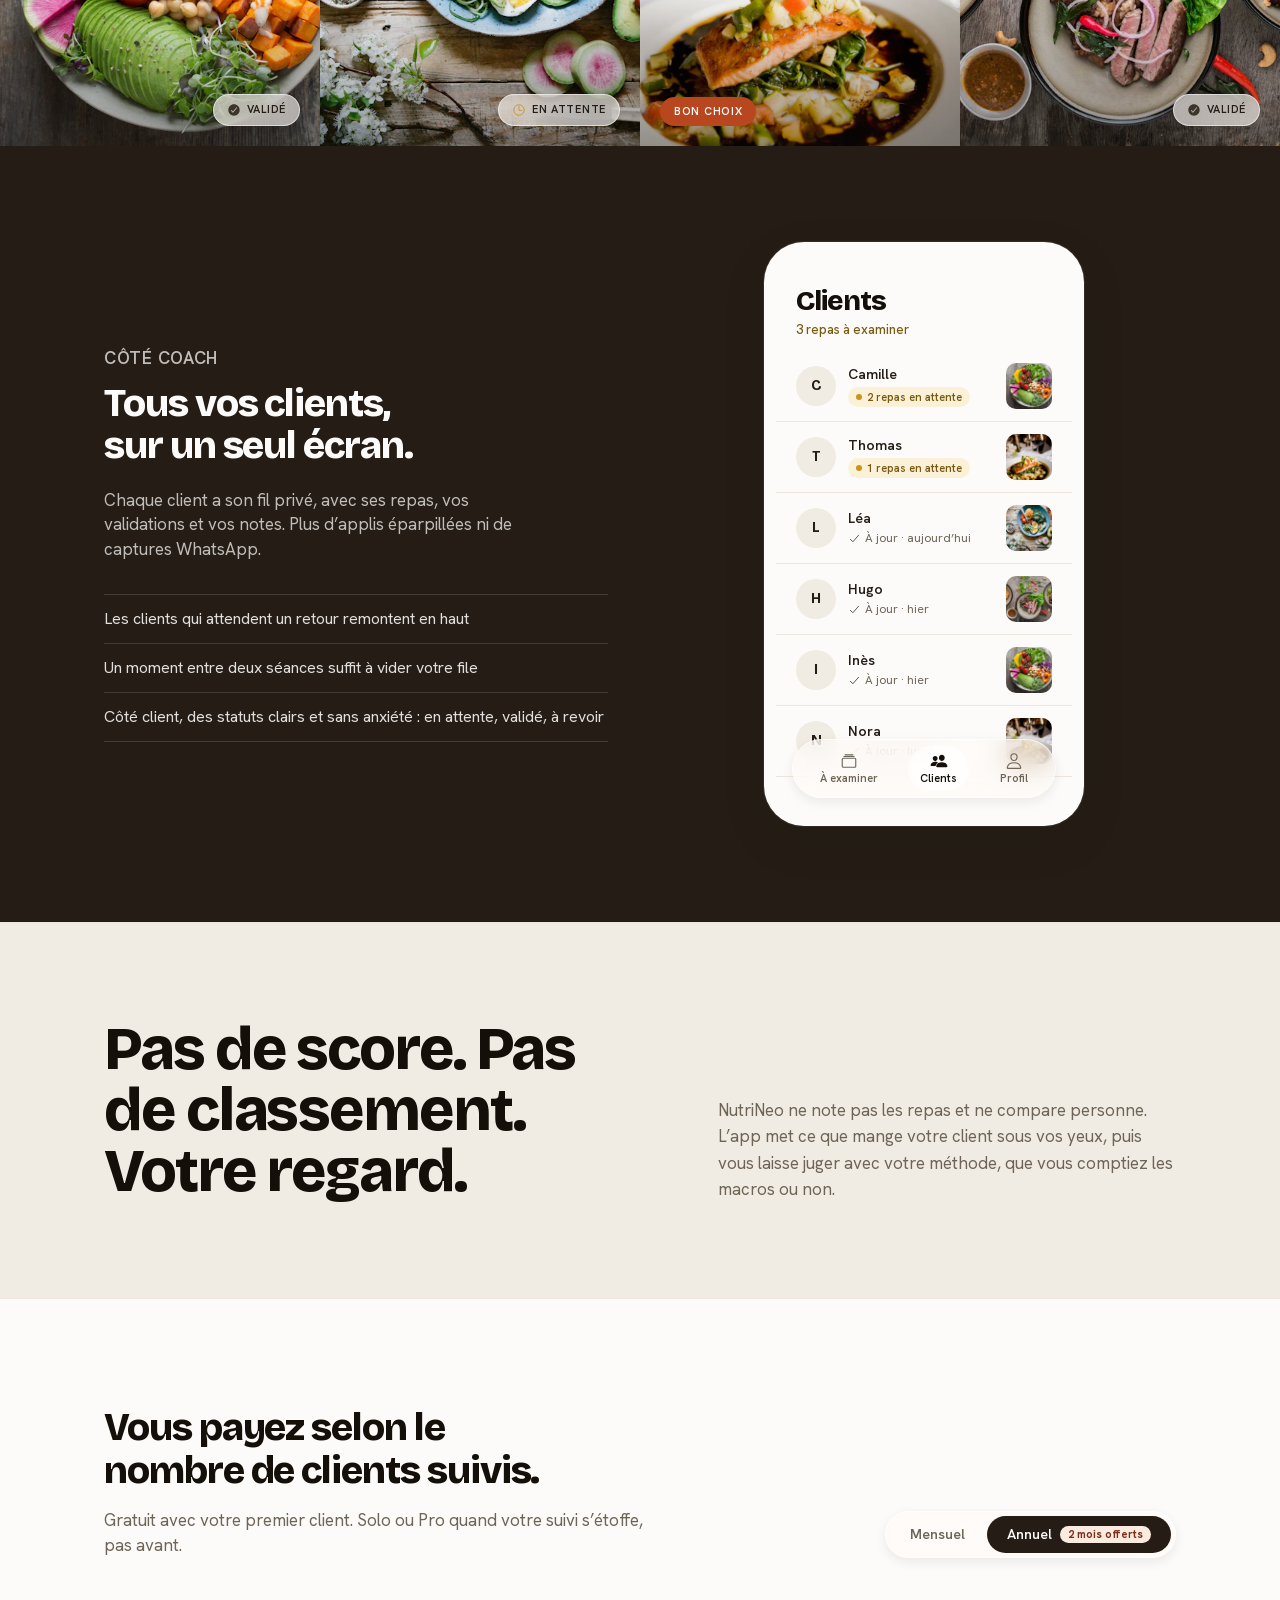
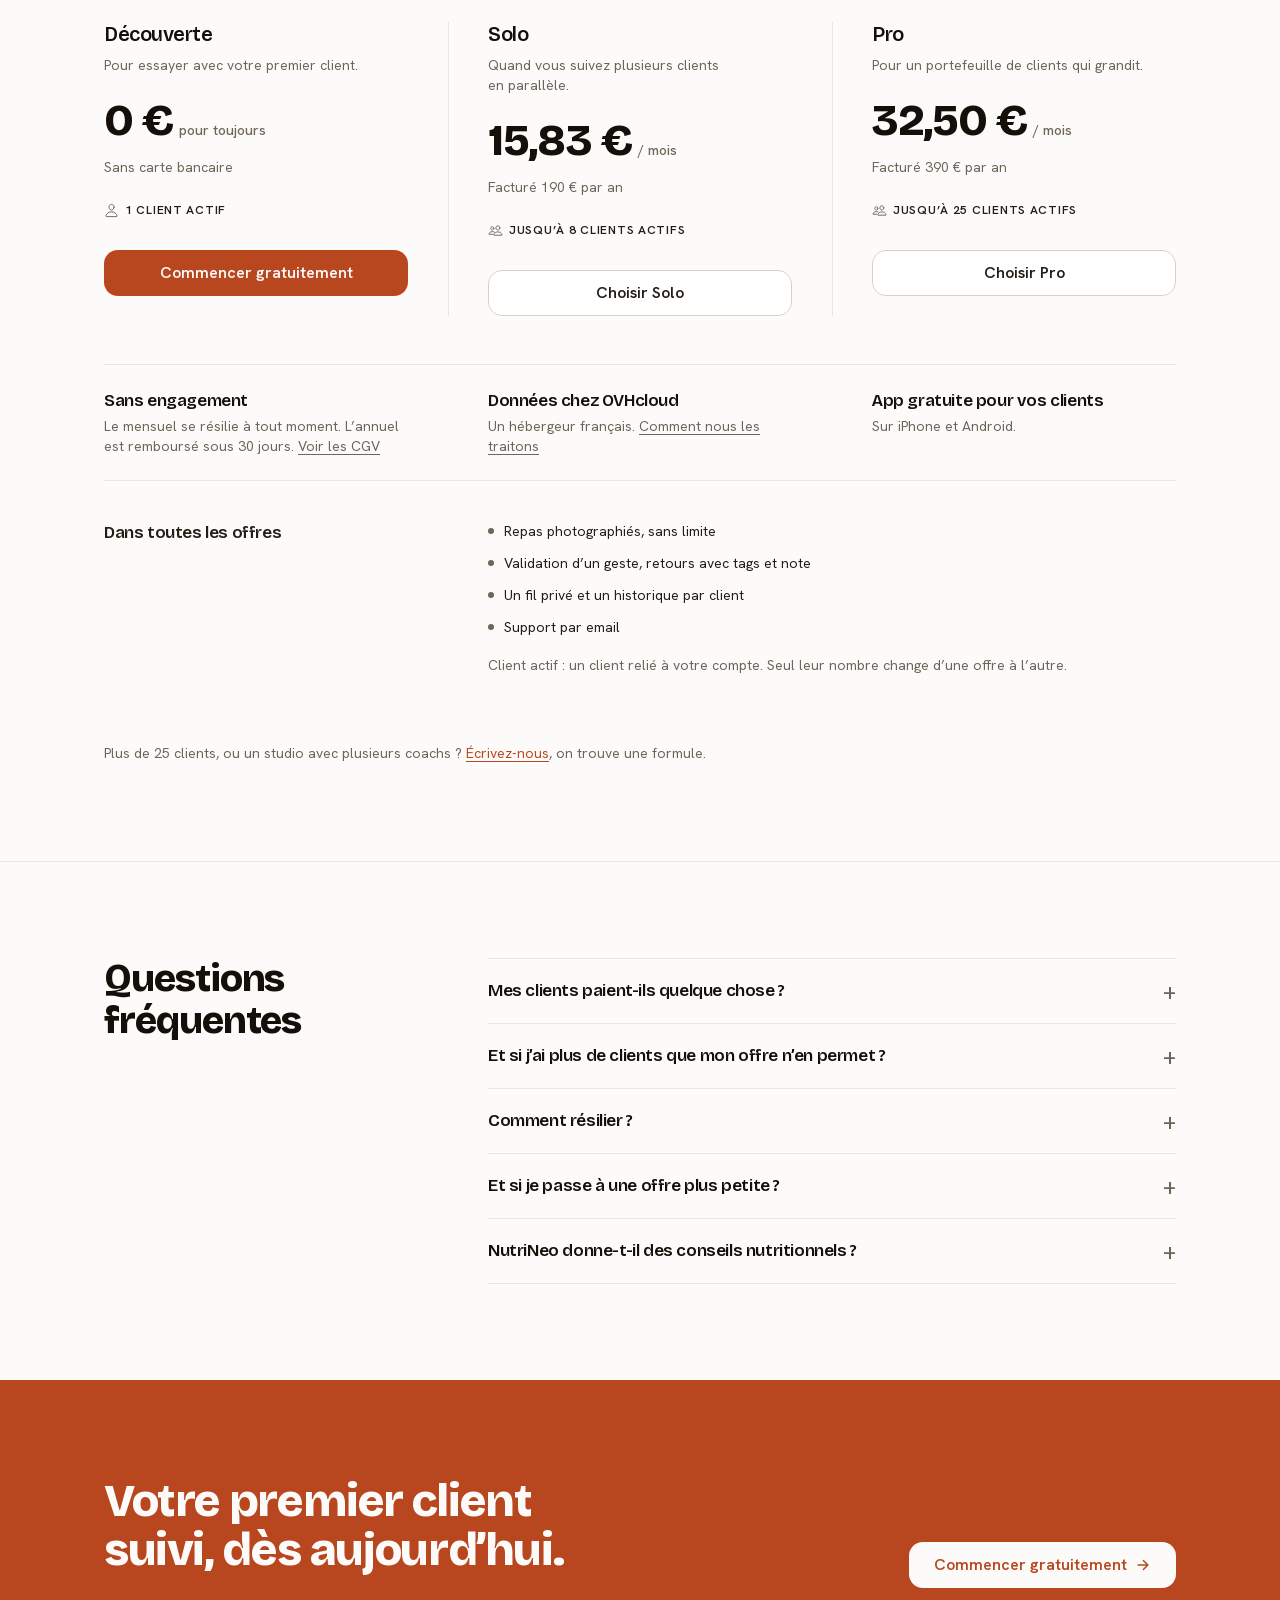
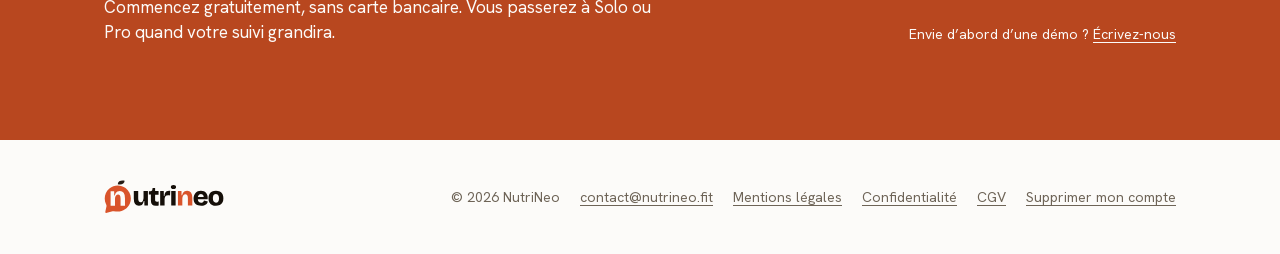
<file: home/index.html>
<!DOCTYPE html>
<html lang="fr">
<head>
<meta charset="utf-8" />
<meta name="viewport" content="width=device-width, initial-scale=1" />
<title>NutriNeo</title>
<link rel="canonical" href="https://nutrineo.fit/" />
<meta name="robots" content="noindex" />
<meta http-equiv="refresh" content="0; url=/" />
<script>location.replace('/' + location.search + location.hash);</script>
<style>
  body { margin:0; min-height:100vh; display:grid; place-items:center;
         background:#FCFBF9; color:#6E6457;
         font:400 16px/1.5 'Hanken Grotesk', -apple-system, BlinkMacSystemFont, sans-serif; }
  a { color:#D9542B; }
</style>
</head>
<body>
  <p>Redirection vers <a href="/">nutrineo.fit</a>…</p>
</body>
</html>
</file>
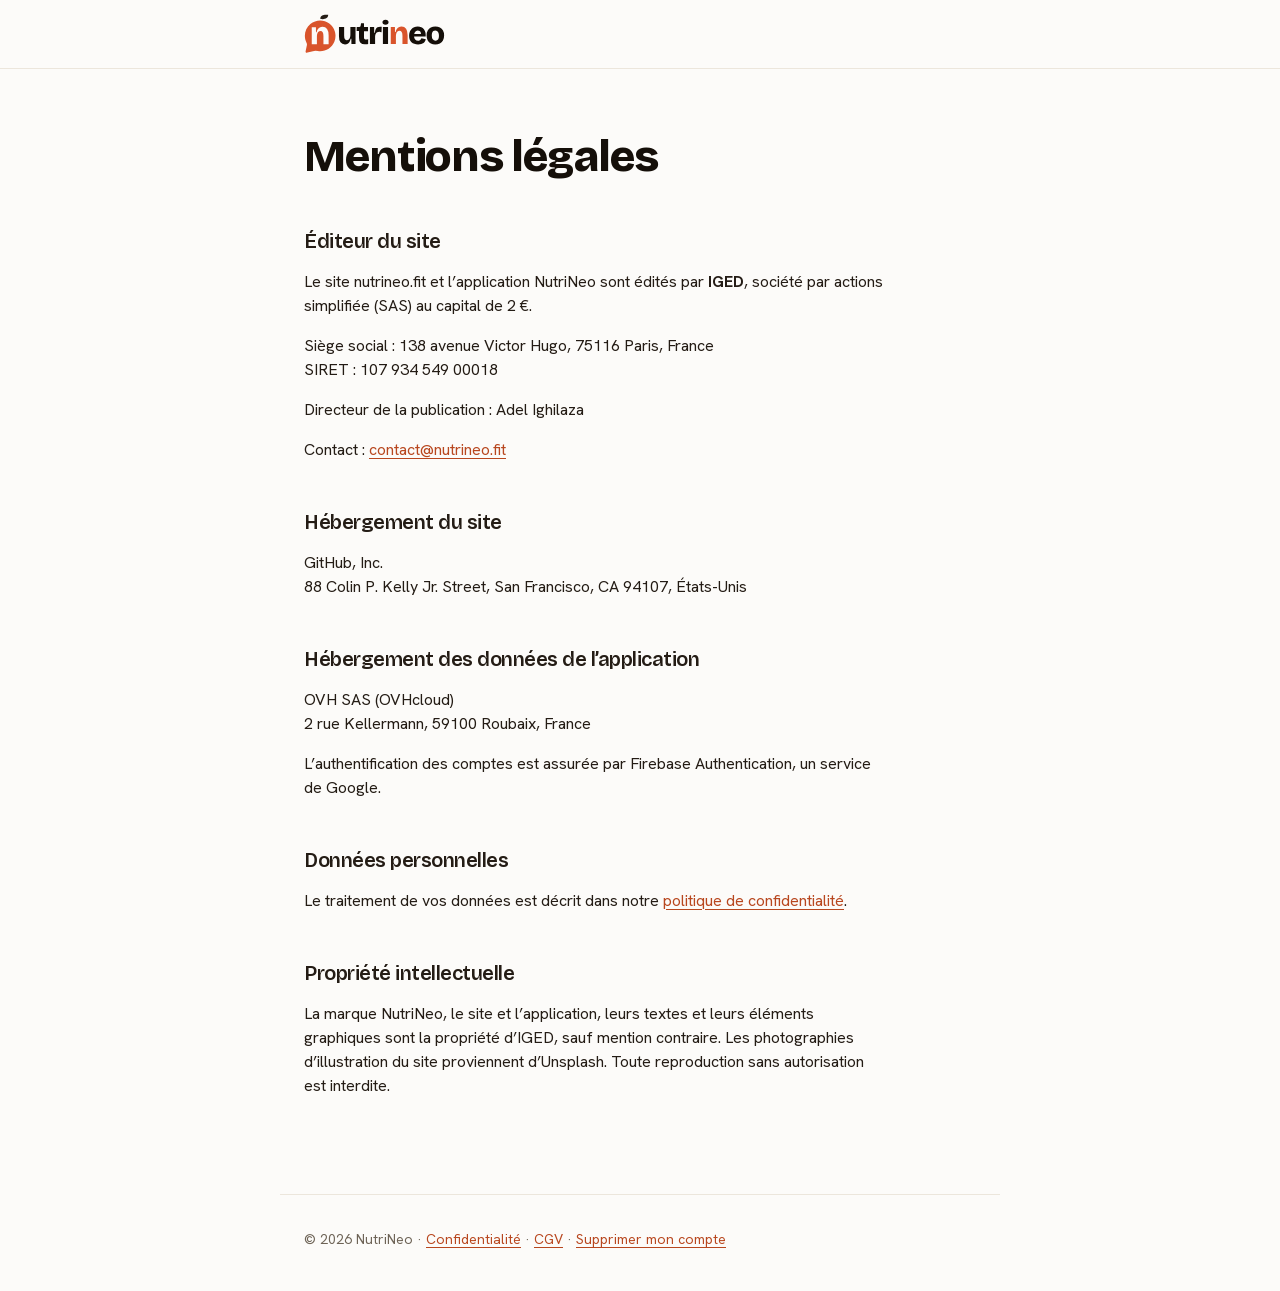
<file: mentions-legales/index.html>
<!DOCTYPE html>
<html lang="fr">
<head>
<meta charset="UTF-8" />
<meta name="viewport" content="width=device-width, initial-scale=1" />
<title>Mentions légales · NutriNeo</title>
<meta name="robots" content="noindex" />
<link rel="icon" type="image/svg+xml" href="/assets/favicon.svg" />
<link rel="icon" type="image/png" sizes="48x48" href="/assets/favicon.png" />
<link rel="alternate icon" href="/favicon.ico" sizes="any" />
<link rel="apple-touch-icon" href="/assets/apple-touch-icon.png" />
<link rel="stylesheet" href="/styles.css" />
<link rel="stylesheet" href="/legal.css" />
</head>
<body>

<nav class="legal-nav">
  <div class="legal-container">
    <a class="wordmark" href="/"><img class="wordmark-img" src="/assets/logo.svg" alt="NutriNeo" width="142" height="40" /></a>
  </div>
</nav>

<main class="legal-container legal">
  <h1>Mentions légales</h1>

  <h2>Éditeur du site</h2>
  <p>Le site nutrineo.fit et l’application NutriNeo sont édités par <strong>IGED</strong>, société par actions simplifiée (SAS) au capital de 2 €.</p>
  <p>Siège social : 138 avenue Victor Hugo, 75116 Paris, France<br />
     SIRET : 107 934 549 00018</p>
  <p>Directeur de la publication : Adel Ighilaza</p>
  <p>Contact : <a href="mailto:contact@nutrineo.fit">contact@nutrineo.fit</a></p>

  <h2>Hébergement du site</h2>
  <p>GitHub, Inc.<br />
     88 Colin P. Kelly Jr. Street, San Francisco, CA 94107, États-Unis</p>

  <h2>Hébergement des données de l’application</h2>
  <p>OVH SAS (OVHcloud)<br />
     2 rue Kellermann, 59100 Roubaix, France</p>
  <p>L’authentification des comptes est assurée par Firebase Authentication, un service de Google.</p>

  <h2>Données personnelles</h2>
  <p>Le traitement de vos données est décrit dans notre <a href="/confidentialite/">politique de confidentialité</a>.</p>

  <h2>Propriété intellectuelle</h2>
  <p>La marque NutriNeo, le site et l’application, leurs textes et leurs éléments graphiques sont la propriété d’IGED, sauf mention contraire. Les photographies d’illustration du site proviennent d’Unsplash. Toute reproduction sans autorisation est interdite.</p>
</main>

<footer class="legal-container legal-footer">
  <p>© 2026 NutriNeo · <a href="/confidentialite/">Confidentialité</a> · <a href="/cgv/">CGV</a> · <a href="/suppression-compte/">Supprimer mon compte</a></p>
</footer>

</body>
</html>
</file>
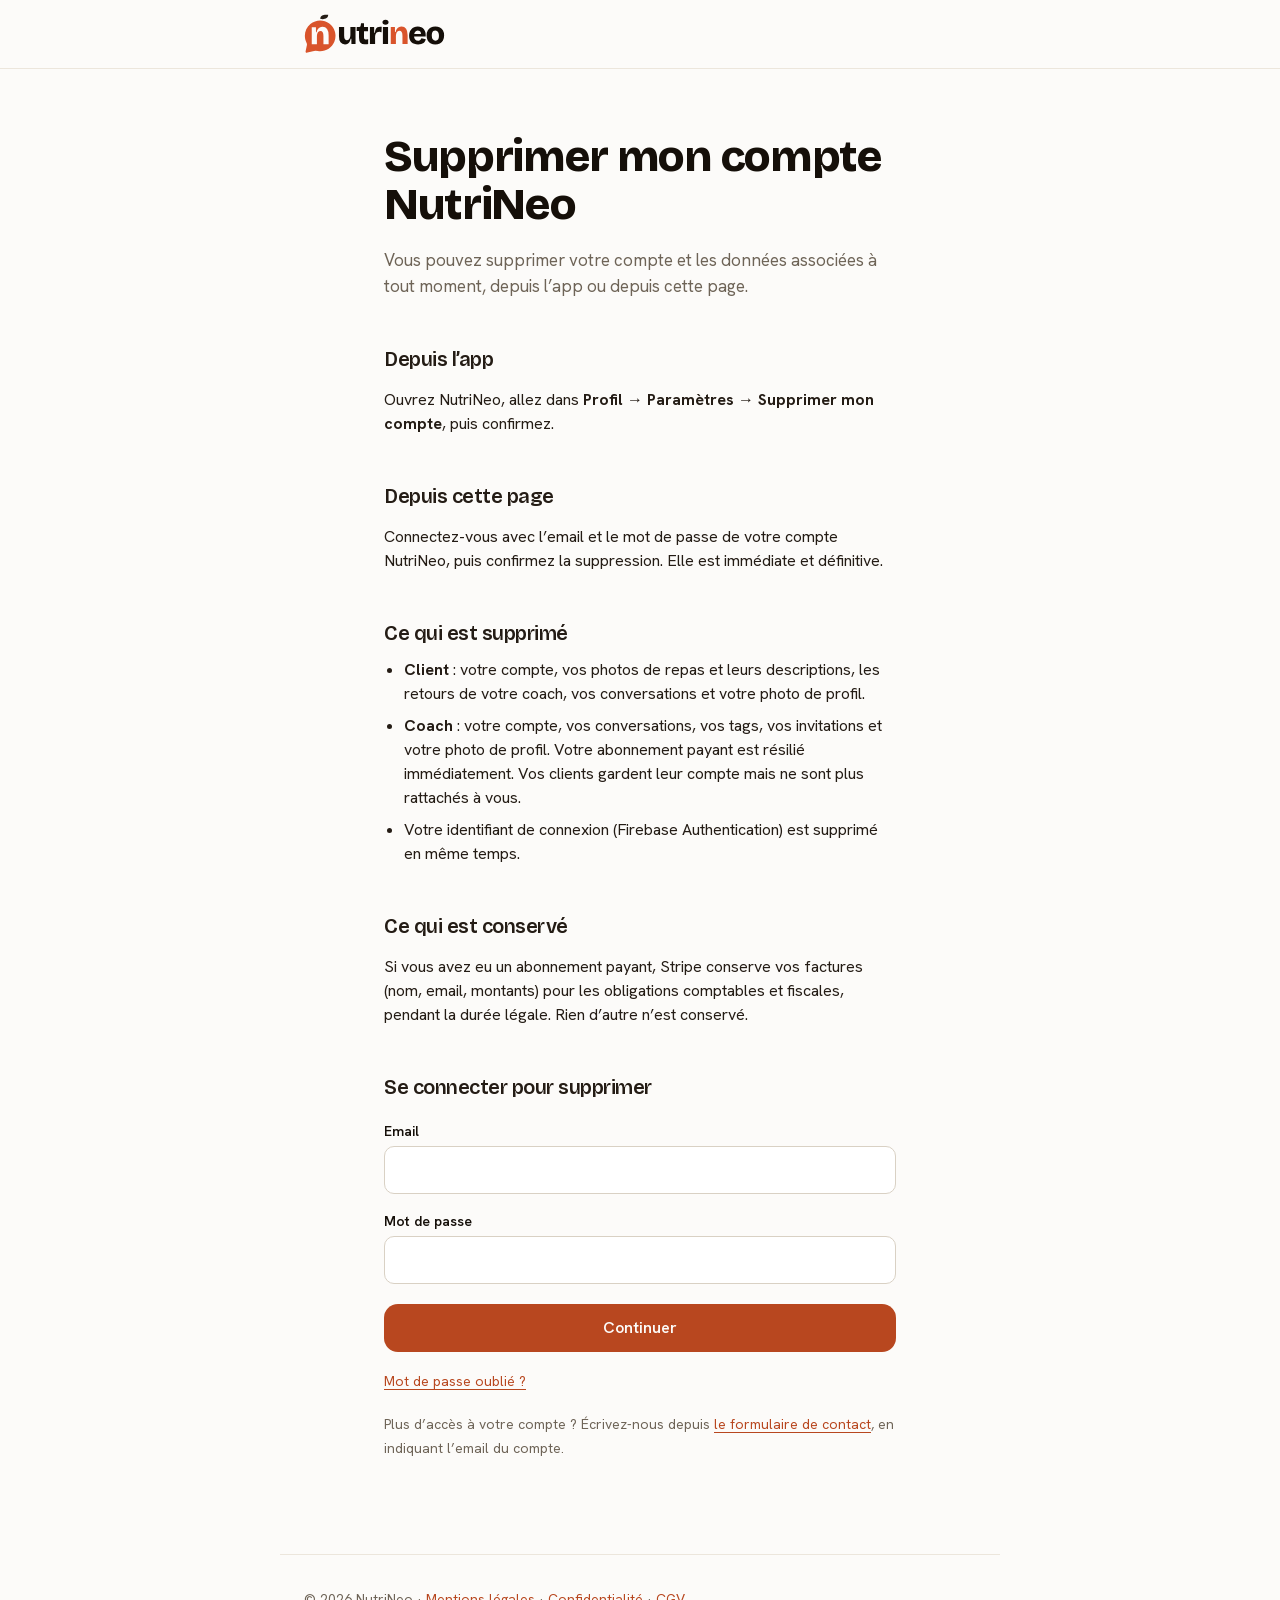
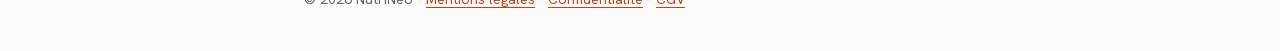
<file: suppression-compte/index.html>
<!DOCTYPE html>
<html lang="fr">
<head>
<meta charset="UTF-8" />
<meta name="viewport" content="width=device-width, initial-scale=1" />
<title>Supprimer mon compte · NutriNeo</title>
<meta name="description" content="Supprimez votre compte NutriNeo et les données qui y sont liées, depuis l’app ou depuis cette page." />
<link rel="icon" type="image/svg+xml" href="/assets/favicon.svg" />
<link rel="icon" type="image/png" sizes="48x48" href="/assets/favicon.png" />
<link rel="alternate icon" href="/favicon.ico" sizes="any" />
<link rel="apple-touch-icon" href="/assets/apple-touch-icon.png" />
<link rel="stylesheet" href="/styles.css" />
<link rel="stylesheet" href="/legal.css" />
<style>
  .account { max-width: 560px; }
  [hidden] { display: none !important; }

  .notice {
    margin: var(--space-8) 0; padding: var(--space-4) var(--space-5);
    border-radius: var(--radius-lg); font-size: var(--text-small); line-height: var(--leading-small);
    background: var(--surface-subtle); color: var(--text-primary);
  }
  .notice.is-error { background: var(--status-rejected-bg); color: var(--status-rejected-fg); }
  .notice:empty { display: none; }

  form { display: grid; gap: var(--space-5); margin-top: var(--space-6); }
  .field { display: grid; gap: var(--space-2); }
  label { font: var(--weight-semibold) var(--text-small)/1 var(--font-sans); color: var(--text-strong); }
  input {
    width: 100%; min-height: 48px; padding: 0 var(--space-4);
    border: 1px solid var(--border-strong); border-radius: var(--radius-md);
    background: var(--surface-card); color: var(--text-primary);
    font: var(--weight-regular) 16px/1 var(--font-sans);
  }
  input:focus-visible { outline: 2px solid var(--color-primary); outline-offset: 1px; }
  .hint { font-size: var(--text-small); color: var(--text-secondary); }

  .btn {
    display: inline-flex; align-items: center; justify-content: center; gap: var(--space-2);
    min-height: 48px; padding: 0 var(--space-6);
    border: 1px solid transparent; border-radius: var(--radius-lg); cursor: pointer;
    font: var(--weight-semibold) var(--text-body)/1 var(--font-sans); text-decoration: none;
    transition: background-color .12s ease, opacity .12s ease;
  }
  .btn-primary { background: var(--color-primary); color: var(--color-primary-contrast); }
  .btn-primary:hover { background: var(--color-primary-hover); }
  .btn-danger { background: var(--status-rejected-fg); color: #fff; }
  .btn-danger:hover { opacity: .9; }
  .btn[disabled] { opacity: .55; cursor: progress; }
  .link-btn {
    justify-self: start; padding: 0; border: 0; background: none; cursor: pointer;
    font: var(--weight-regular) var(--text-small)/1.4 var(--font-sans);
    color: var(--terracotta-700); text-decoration: underline; text-underline-offset: 3px;
  }

  .who { display: flex; justify-content: space-between; align-items: baseline; gap: var(--space-4);
    padding-bottom: var(--space-6); border-bottom: 1px solid var(--border-default); font-size: var(--text-small); color: var(--text-secondary); }
  .who strong { color: var(--text-strong); font-weight: var(--weight-semibold); }
  .danger-zone { padding-top: var(--space-6); }
  .danger-zone h2 { margin-top: 0; }
</style>
</head>
<body>

<nav class="legal-nav">
  <div class="legal-container">
    <a class="wordmark" href="/"><img class="wordmark-img" src="/assets/logo.svg" alt="NutriNeo" width="142" height="40" /></a>
  </div>
</nav>

<main class="legal-container legal account">
  <h1>Supprimer mon compte NutriNeo</h1>
  <p class="legal-lede">Vous pouvez supprimer votre compte et les données associées à tout moment, depuis l’app ou depuis cette page.</p>

  <h2>Depuis l’app</h2>
  <p>Ouvrez NutriNeo, allez dans <strong>Profil → Paramètres → Supprimer mon compte</strong>, puis confirmez.</p>

  <h2>Depuis cette page</h2>
  <p>Connectez-vous avec l’email et le mot de passe de votre compte NutriNeo, puis confirmez la suppression. Elle est immédiate et définitive.</p>

  <h2>Ce qui est supprimé</h2>
  <ul>
    <li><strong>Client</strong> : votre compte, vos photos de repas et leurs descriptions, les retours de votre coach, vos conversations et votre photo de profil.</li>
    <li><strong>Coach</strong> : votre compte, vos conversations, vos tags, vos invitations et votre photo de profil. Votre abonnement payant est résilié immédiatement. Vos clients gardent leur compte mais ne sont plus rattachés à vous.</li>
    <li>Votre identifiant de connexion (Firebase Authentication) est supprimé en même temps.</li>
  </ul>

  <h2>Ce qui est conservé</h2>
  <p>Si vous avez eu un abonnement payant, Stripe conserve vos factures (nom, email, montants) pour les obligations comptables et fiscales, pendant la durée légale. Rien d’autre n’est conservé.</p>

  <p class="notice" id="notice" role="status" aria-live="polite"></p>

  <!-- ── Connexion ── -->
  <section id="auth">
    <h2>Se connecter pour supprimer</h2>
    <form id="signin" novalidate>
      <div class="field">
        <label for="si-email">Email</label>
        <input id="si-email" name="email" type="email" autocomplete="email" required />
      </div>
      <div class="field">
        <label for="si-password">Mot de passe</label>
        <input id="si-password" name="password" type="password" autocomplete="current-password" required />
      </div>
      <button class="btn btn-primary" type="submit">Continuer</button>
      <button class="link-btn" type="button" id="forgot">Mot de passe oublié ?</button>
    </form>
    <p class="hint" style="margin-top: var(--space-5)">Plus d’accès à votre compte ? Écrivez-nous depuis <a href="/contact/">le formulaire de contact</a>, en indiquant l’email du compte.</p>
  </section>

  <!-- ── Confirmation ── -->
  <section id="confirm" hidden>
    <div class="who"><span>Connecté : <strong id="who-email"></strong></span><button class="link-btn" type="button" id="signout">Ce n’est pas moi</button></div>
    <div class="danger-zone">
      <h2>Supprimer définitivement ce compte</h2>
      <p>Cette action ne peut pas être annulée. Pour confirmer, tapez <strong>SUPPRIMER</strong>.</p>
      <form id="delete" novalidate>
        <div class="field">
          <label for="del-word">Confirmation</label>
          <input id="del-word" name="word" autocomplete="off" autocapitalize="characters" spellcheck="false" />
        </div>
        <button class="btn btn-danger" type="submit" id="delete-btn" disabled>Supprimer mon compte</button>
      </form>
    </div>
  </section>

  <!-- ── Terminé ── -->
  <section id="done" hidden>
    <h2>Compte supprimé</h2>
    <p>Votre compte NutriNeo et vos données ont été supprimés. Vous pouvez désinstaller l’app.</p>
  </section>
</main>

<footer class="legal-container legal-footer">
  <p>© 2026 NutriNeo · <a href="/mentions-legales/">Mentions légales</a> · <a href="/confidentialite/">Confidentialité</a> · <a href="/cgv/">CGV</a></p>
</footer>

<script>
(() => {
  const API = 'https://business-nutrineo.hustleharder.xyz';
  const FIREBASE_KEY = 'AIzaSyBMg-XPpqmngqw4rxQkE62hgPJC-YfSpvo';
  const AUTH = 'https://identitytoolkit.googleapis.com/v1/accounts';
  const CONFIRM_WORD = 'SUPPRIMER';

  const $ = (id) => document.getElementById(id);
  const notice = $('notice');
  const say = (text, isError = false) => { notice.textContent = text; notice.classList.toggle('is-error', isError); };
  const show = (view) => ['auth', 'confirm', 'done'].forEach((v) => { $(v).hidden = v !== view; });

  // The session lives in memory only: nothing is kept once the page is closed.
  let session = null;

  const AUTH_ERRORS = {
    EMAIL_NOT_FOUND: 'Email ou mot de passe incorrect.',
    INVALID_PASSWORD: 'Email ou mot de passe incorrect.',
    INVALID_LOGIN_CREDENTIALS: 'Email ou mot de passe incorrect.',
    INVALID_EMAIL: 'Cette adresse email n’est pas valide.',
    MISSING_PASSWORD: 'Entrez votre mot de passe.',
    TOO_MANY_ATTEMPTS_TRY_LATER: 'Trop d’essais. Réessayez dans quelques minutes.',
    USER_DISABLED: 'Ce compte a été désactivé. Écrivez-nous à contact@nutrineo.fit.',
  };

  async function firebase(path, body) {
    const res = await fetch(`${AUTH}:${path}?key=${FIREBASE_KEY}`, {
      method: 'POST', headers: { 'Content-Type': 'application/json' }, body: JSON.stringify(body),
    });
    const data = await res.json().catch(() => ({}));
    if (!res.ok) {
      const code = (data.error?.message || '').split(' ')[0];
      throw new Error(AUTH_ERRORS[code] || 'La connexion a échoué. Réessayez.');
    }
    return data;
  }

  async function busy(button, fn) {
    button.disabled = true;
    try { await fn(); } catch (e) { say(e.message || 'Une erreur est survenue. Réessayez.', true); }
    finally { button.disabled = false; syncDeleteButton(); }
  }

  function syncDeleteButton() {
    $('delete-btn').disabled = $('del-word').value.trim().toUpperCase() !== CONFIRM_WORD;
  }

  $('signin').addEventListener('submit', (e) => {
    e.preventDefault();
    const f = e.target;
    busy(f.querySelector('[type=submit]'), async () => {
      say('');
      const d = await firebase('signInWithPassword', { email: f.email.value.trim(), password: f.password.value, returnSecureToken: true });
      session = { idToken: d.idToken, email: d.email };
      f.password.value = '';
      $('who-email').textContent = session.email;
      $('del-word').value = '';
      show('confirm');
    });
  });

  $('forgot').addEventListener('click', (e) => {
    const email = $('si-email').value.trim();
    if (!email) { say('Entrez d’abord votre email, puis cliquez sur « Mot de passe oublié ».', true); $('si-email').focus(); return; }
    busy(e.currentTarget, async () => {
      await firebase('sendOobCode', { requestType: 'PASSWORD_RESET', email });
      say(`Si un compte existe pour ${email}, un email de réinitialisation vient d’être envoyé.`);
    });
  });

  $('signout').addEventListener('click', () => { session = null; say(''); show('auth'); });
  $('del-word').addEventListener('input', syncDeleteButton);

  $('delete').addEventListener('submit', (e) => {
    e.preventDefault();
    if ($('del-word').value.trim().toUpperCase() !== CONFIRM_WORD || !session) return;
    busy($('delete-btn'), async () => {
      say('');
      const res = await fetch(`${API}/api/auth/me`, {
        method: 'DELETE', headers: { Authorization: `Bearer ${session.idToken}` },
      });
      if (res.status === 401) { session = null; show('auth'); throw new Error('Votre session a expiré. Reconnectez-vous.'); }
      if (res.status === 502) throw new Error('Votre abonnement n’a pas pu être résilié : votre compte n’a pas été supprimé. Réessayez dans un instant.');
      if (!res.ok) throw new Error('La suppression a échoué. Réessayez, ou écrivez-nous à contact@nutrineo.fit.');
      session = null;
      show('done');
    });
  });
})();
</script>
</body>
</html>
</file>
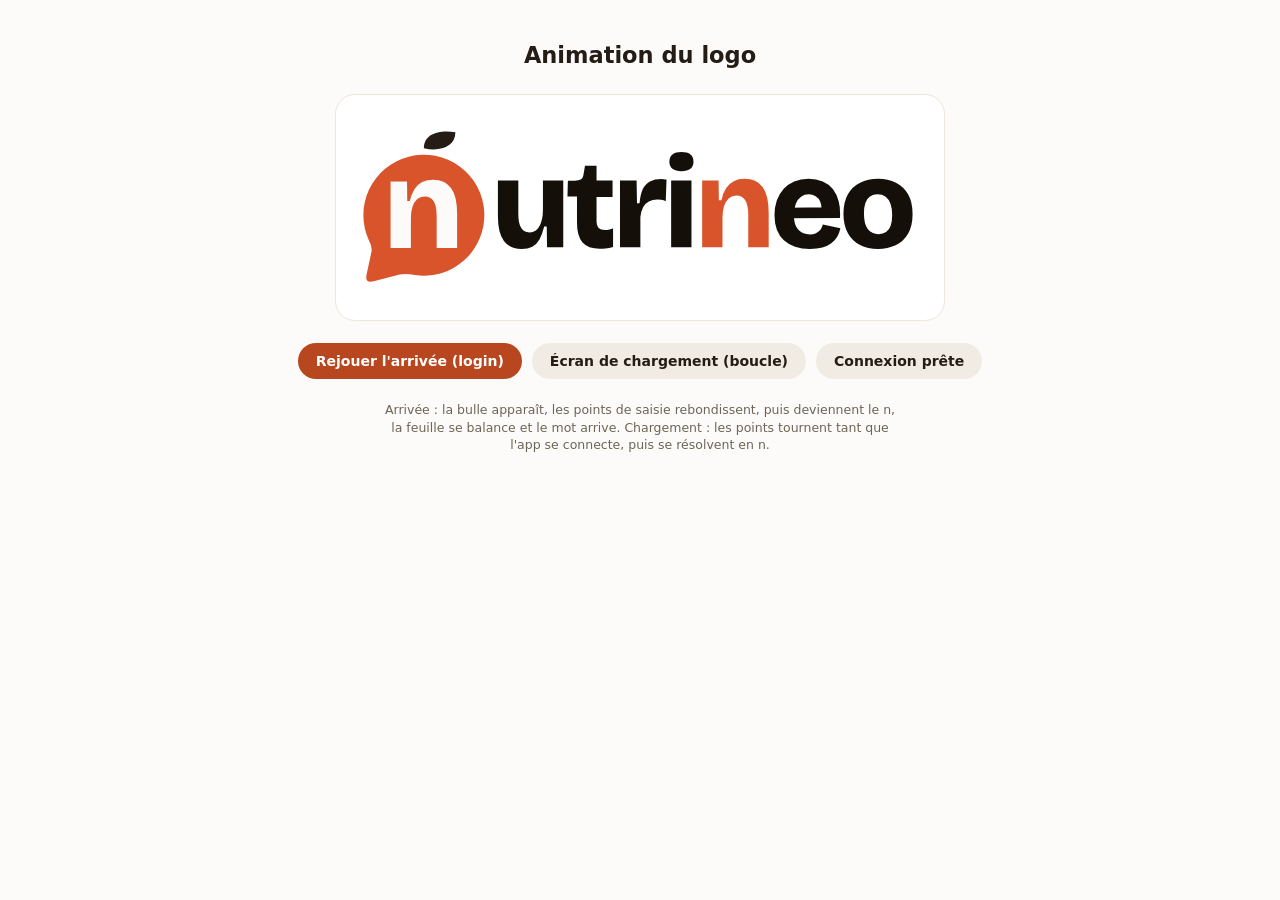
<file: logo-kit/animation-apercu.html>
<!doctype html><html lang="fr"><meta charset="utf-8"><meta name="viewport" content="width=device-width,initial-scale=1"><title>Animation du logo</title>
<style>
body{margin:0;background:#FCFBF9;font:15px/1.4 system-ui,sans-serif;color:#241C15;display:flex;flex-direction:column;align-items:center;gap:22px;padding:40px 16px}
.stage{width:min(560px,92vw);padding:34px 24px;background:#fff;border:1px solid #ECE6DC;border-radius:20px}
svg{width:100%;height:auto;display:block;overflow:visible}
.fb{transform-box:fill-box}
button{font:600 14px system-ui;padding:10px 18px;border-radius:44px;border:0;background:#B8471F;color:#fff;cursor:pointer}
button.alt{background:#F1ECE3;color:#241C15}
.row{display:flex;gap:10px;flex-wrap:wrap;justify-content:center}
small{color:#6E6457;max-width:520px;text-align:center}
/* intro */
.play .bub{transform-origin:50% 55%;animation:pop .55s cubic-bezier(.3,1.5,.5,1) both}
.play .dot{transform-origin:50% 50%;animation:dotin .2s .35s both,bounce .5s .5s ease-in-out 1,dotout .15s 1.1s forwards}
.play .dot:nth-child(2){animation-delay:.35s,.62s,1.1s}.play .dot:nth-child(3){animation-delay:.35s,.74s,1.1s}
.play .dot:nth-child(1){animation-delay:.35s,.5s,1.1s}
.play .nn{transform-origin:50% 50%;animation:nin .3s 1.15s cubic-bezier(.3,1.5,.5,1) both}
.play .leaf{transform-origin:0% 100%;animation:sway .8s 1.4s ease-in-out both}
.play .word{animation:wordin .5s .9s ease-out both}
/* loading */
.load .bub{transform-origin:50% 55%;animation:pop .55s cubic-bezier(.3,1.5,.5,1) both}
.load .dot{transform-origin:50% 50%;animation:bounce .9s ease-in-out infinite}
.load .dot:nth-child(2){animation-delay:.15s}.load .dot:nth-child(3){animation-delay:.3s}
.load .nn{opacity:0}.load .word{opacity:.0}
.done .dot{animation:dotout .15s forwards!important}
.done .nn{animation:nin .3s .15s cubic-bezier(.3,1.5,.5,1) both!important;opacity:1}
.done .word{animation:wordin .5s .2s ease-out both!important;opacity:1}
.done .leaf{transform-origin:0% 100%;animation:sway .8s .45s ease-in-out both}
@keyframes pop{from{transform:scale(0);opacity:0}to{transform:scale(1);opacity:1}}
@keyframes dotin{from{opacity:0}to{opacity:1}}
@keyframes bounce{0%,100%{transform:translateY(0)}40%{transform:translateY(-9px)}}
@keyframes dotout{to{opacity:0;transform:scale(.3)}}
@keyframes nin{from{opacity:0;transform:scale(.5)}to{opacity:1;transform:scale(1)}}
@keyframes sway{0%{transform:rotate(0)}30%{transform:rotate(-14deg)}65%{transform:rotate(7deg)}100%{transform:rotate(0)}}
@keyframes wordin{from{opacity:0;transform:translateX(-10px)}to{opacity:1;transform:none}}
.dot,.nn,.leaf,.word,.bub{transform-box:fill-box}
.play .dot{opacity:0}.play .nn{opacity:0}
@media (prefers-reduced-motion:reduce){*{animation:none!important}.dot{opacity:0!important}.nn,.word{opacity:1!important}}
</style>
<h2 style="margin:0">Animation du logo</h2>
<div class="stage"><svg id="logo" viewBox="20 35.3 664.3 187.3" class="play" role="img" aria-label="NutriNeo">
<g transform="translate(-4.1 31.5) scale(0.780)"><path class="bub" fill="#D9542B" d="M51.6 236.5Q38 240 40.9 226.3L48.1 192.8Q50 184 45.3 176.3A92 92 0 1 1 114.2 226.96Q100 224 91.3 226.3Z"/>
<g><circle class="dot" fill="#FCFBF9" cx="100" cy="134" r="8"/><circle class="dot" fill="#FCFBF9" cx="128" cy="134" r="8"/><circle class="dot" fill="#FCFBF9" cx="156" cy="134" r="8"/></g>
<path class="nn" fill="#FCFBF9" d="M77.4 186V125V84.7H102.4L102.8 114.4H106.6Q109.1 103.7 113.7 96.4Q118.3 89.1 125.4 85.5Q132.5 82 142.1 82Q159.9 82 169.3 94.5Q178.6 106.9 178.6 134.2V186H147.5V137.6Q147.5 121.9 143 114.7Q138.5 107.5 129.6 107.5Q122.3 107.5 117.6 111.9Q112.9 116.3 110.6 123.6Q108.3 130.9 108.3 139.9V186Z"/><path class="leaf" fill="#241C15" d="M128 34C128 12 152 6 176 10C176 32 152 40 128 34Z"/></g>
<g class="word"><path fill="#D9542B" d="M425.9 175.5V127.9V96.5H445.4L445.7 119.7H448.7Q450.6 111.3 454.2 105.6Q457.8 99.9 463.3 97.2Q468.9 94.4 476.4 94.4Q490.3 94.4 497.5 104.1Q504.8 113.9 504.8 135.1V175.5H480.6V137.8Q480.6 125.5 477 119.9Q473.5 114.3 466.6 114.3Q461 114.3 457.3 117.7Q453.6 121.2 451.8 126.9Q450 132.6 450 139.6V175.5Z"/><path fill="#150F09" d="M211.8 177.6Q197.8 177.6 190.7 168.1Q183.6 158.6 183.6 139.1V96.5H207.8V136Q207.8 147.1 211.1 152.5Q214.4 158 221.1 158Q225.1 158 228.1 156Q231 154 233 150.3Q235 146.6 236 141.8Q237 137 237 131.4V96.5H261.1V143.5V175.5H241.9L241.5 151.1H238.5Q236.2 160.4 232.9 166.3Q229.5 172.2 224.4 174.9Q219.3 177.6 211.8 177.6Z M304.4 177.4Q290.5 177.4 284 170Q277.4 162.6 277.4 146.3V115.4H266.1L266.6 96.6H274.7Q279.5 96.5 281.9 95.2Q284.4 93.8 285 90.1L286.9 79H300.6V96.5H319.6V116.1H300.6V145.3Q300.6 150.4 303 152.8Q305.5 155.2 310.6 155.2Q313.4 155.2 316 154.6Q318.5 154 320.2 152.9V175.2Q315.4 176.7 311.4 177.1Q307.4 177.4 304.4 177.4Z M328.4 175.5V138.8V96.5H348.1L348.6 123.3H351.6Q352.6 112.8 355.5 106.6Q358.5 100.4 363.9 97.5Q369.4 94.7 377.5 94.7Q378.7 94.7 380.2 94.8Q381.7 94.9 383.6 95.2L382.7 120.9Q380.3 119.7 377.5 119.3Q374.8 118.9 372.7 118.9Q366.8 118.9 362.6 121.2Q358.3 123.4 355.8 128.1Q353.4 132.7 352.6 139.7V175.5Z M389.1 175.5V96.5H413.2V175.5ZM401.3 85.4Q394.4 85.4 390.7 82.5Q387 79.6 387 74.2Q387 68.5 390.7 65.6Q394.4 62.7 401.3 62.7Q408.3 62.7 412 65.6Q415.6 68.5 415.6 74.1Q415.6 79.6 412 82.5Q408.3 85.4 401.3 85.4Z M553.7 177.6Q543.8 177.6 536.1 175Q528.3 172.4 522.8 167.3Q517.4 162.2 514.5 154.7Q511.7 147.2 511.7 137.5Q511.7 128.1 514.4 120.1Q517.2 112.2 522.4 106.4Q527.5 100.7 535.1 97.5Q542.6 94.4 552.1 94.4Q561.6 94.4 568.9 97.5Q576.2 100.5 580.9 106.5Q585.6 112.5 587.8 121.1Q590.1 129.7 589.3 140.8L527.5 141.2V128.7L575.6 128.2L567 134.1Q568.1 126.6 566.1 121.9Q564.2 117.1 560.5 115Q556.7 112.8 552.4 112.8Q547.1 112.8 543.2 115.7Q539.2 118.5 537 123.9Q534.7 129.3 534.7 137Q534.7 149.3 540 154.9Q545.3 160.4 553.6 160.4Q557.6 160.4 560.3 159.3Q563 158.1 564.7 156.4Q566.4 154.7 567.4 152.6Q568.4 150.5 569 148.6L589.9 153.1Q588.7 158.6 586.1 163.1Q583.5 167.6 579.1 170.9Q574.7 174.2 568.5 175.9Q562.2 177.6 553.7 177.6Z M634.4 177.6Q622.4 177.6 613.2 173Q604 168.3 598.8 159Q593.5 149.8 593.5 135.9Q593.5 121.9 598.8 112.7Q604 103.5 613.3 99Q622.5 94.4 634.5 94.4Q646.5 94.4 655.8 99Q665 103.7 670.3 112.9Q675.5 122.1 675.5 136Q675.5 150.2 670.1 159.5Q664.7 168.8 655.4 173.2Q646 177.6 634.4 177.6ZM635.1 160.1Q640.5 160.1 644.1 157.6Q647.7 155.2 649.5 150.1Q651.3 145 651.3 137.5Q651.3 129.6 649.3 124.1Q647.4 118.6 643.6 115.7Q639.7 112.8 633.8 112.8Q628.7 112.8 625 115.3Q621.3 117.7 619.6 122.8Q617.8 127.9 617.8 135.6Q617.8 147.8 622.3 154Q626.9 160.1 635.1 160.1Z"/></g></svg></div>
<div class="row"><button onclick="play()">Rejouer l'arrivée (login)</button><button class="alt" onclick="loading()">Écran de chargement (boucle)</button><button class="alt" id="ok" onclick="done()" disabled>Connexion prête</button></div>
<small>Arrivée : la bulle apparaît, les points de saisie rebondissent, puis deviennent le n, la feuille se balance et le mot arrive. Chargement : les points tournent tant que l'app se connecte, puis se résolvent en n.</small>
<script>
const s=document.getElementById('logo'),ok=document.getElementById('ok');
function reset(c){s.setAttribute('class','');void s.getBoundingClientRect();s.setAttribute('class',c)}
function play(){ok.disabled=true;reset('play')}
function loading(){reset('load');ok.disabled=false}
function done(){s.setAttribute('class','load done');ok.disabled=true}
</script></html>
</file>
<file: styles.css>
/* ──────────────────────────────────────────────────────────────
   NutriNeo Design System · global entry point
   Consumers link THIS file only. Import list · no rules here.
   ────────────────────────────────────────────────────────────── */
@import url('./tokens/fonts.css');
@import url('./tokens/colors.css');
@import url('./tokens/semantic.css');
@import url('./tokens/typography.css');
@import url('./tokens/spacing.css');
@import url('./tokens/radius.css');
@import url('./tokens/shadows.css');
</file>
<file: legal.css>
/* Legal pages (mentions légales, confidentialité) · plain editorial reading layout */
*, *::before, *::after { box-sizing: border-box; }
body {
  margin: 0;
  background: var(--surface-canvas);
  color: var(--text-primary);
  font: var(--weight-regular) var(--text-body)/var(--leading-body) var(--font-sans);
  -webkit-font-smoothing: antialiased;
}
a { color: var(--terracotta-700); text-underline-offset: 3px; text-decoration-thickness: 1px; }
a:hover { text-decoration-thickness: 2px; }
.legal-container { max-width: 720px; margin: 0 auto; padding: 0 var(--space-6); }

.legal-nav { border-bottom: 1px solid var(--border-default); }
.legal-nav .legal-container { height: 68px; display: flex; align-items: center; }
.wordmark {
  font: var(--weight-extrabold) 23.5px/1 var(--font-display);
  letter-spacing: -0.9px;
  color: var(--text-strong);
  text-decoration: none;
}
.wordmark em { font-style: normal; color: var(--terracotta-800); }
.wordmark-img { display: block; height: 40px; width: auto; }
.wordmark { display: inline-flex; align-items: center; }

.legal { padding-block: var(--space-16) var(--space-20); }
.legal h1 {
  margin: 0;
  font: var(--weight-extrabold) clamp(32px, 4.4vw, 44px)/1.08 var(--font-display);
  letter-spacing: -0.03em;
  color: var(--text-strong);
}
.legal-lede { margin-top: var(--space-5); font-size: var(--text-h4); line-height: 1.5; color: var(--text-secondary); }
.legal h2 {
  margin: var(--space-12) 0 var(--space-3);
  font: var(--weight-semibold) var(--text-h3)/var(--leading-h3) var(--font-display);
  letter-spacing: var(--tracking-h3);
}
.legal p, .legal li { max-width: 65ch; }
.legal p + p { margin-top: var(--space-3); }
.legal ul { margin: 0; padding-left: var(--space-5); display: grid; gap: var(--space-2); }
.legal mark { background: var(--accent-amber-light); color: var(--accent-amber-dark); padding: 0 4px; }

.legal-footer { padding-block: var(--space-8) var(--space-10); border-top: 1px solid var(--border-default); }
.legal-footer p { margin: 0; font-size: var(--text-small); color: var(--text-secondary); }

:focus-visible { outline: 2px solid var(--color-primary); outline-offset: 3px; border-radius: 4px; }
</file>
